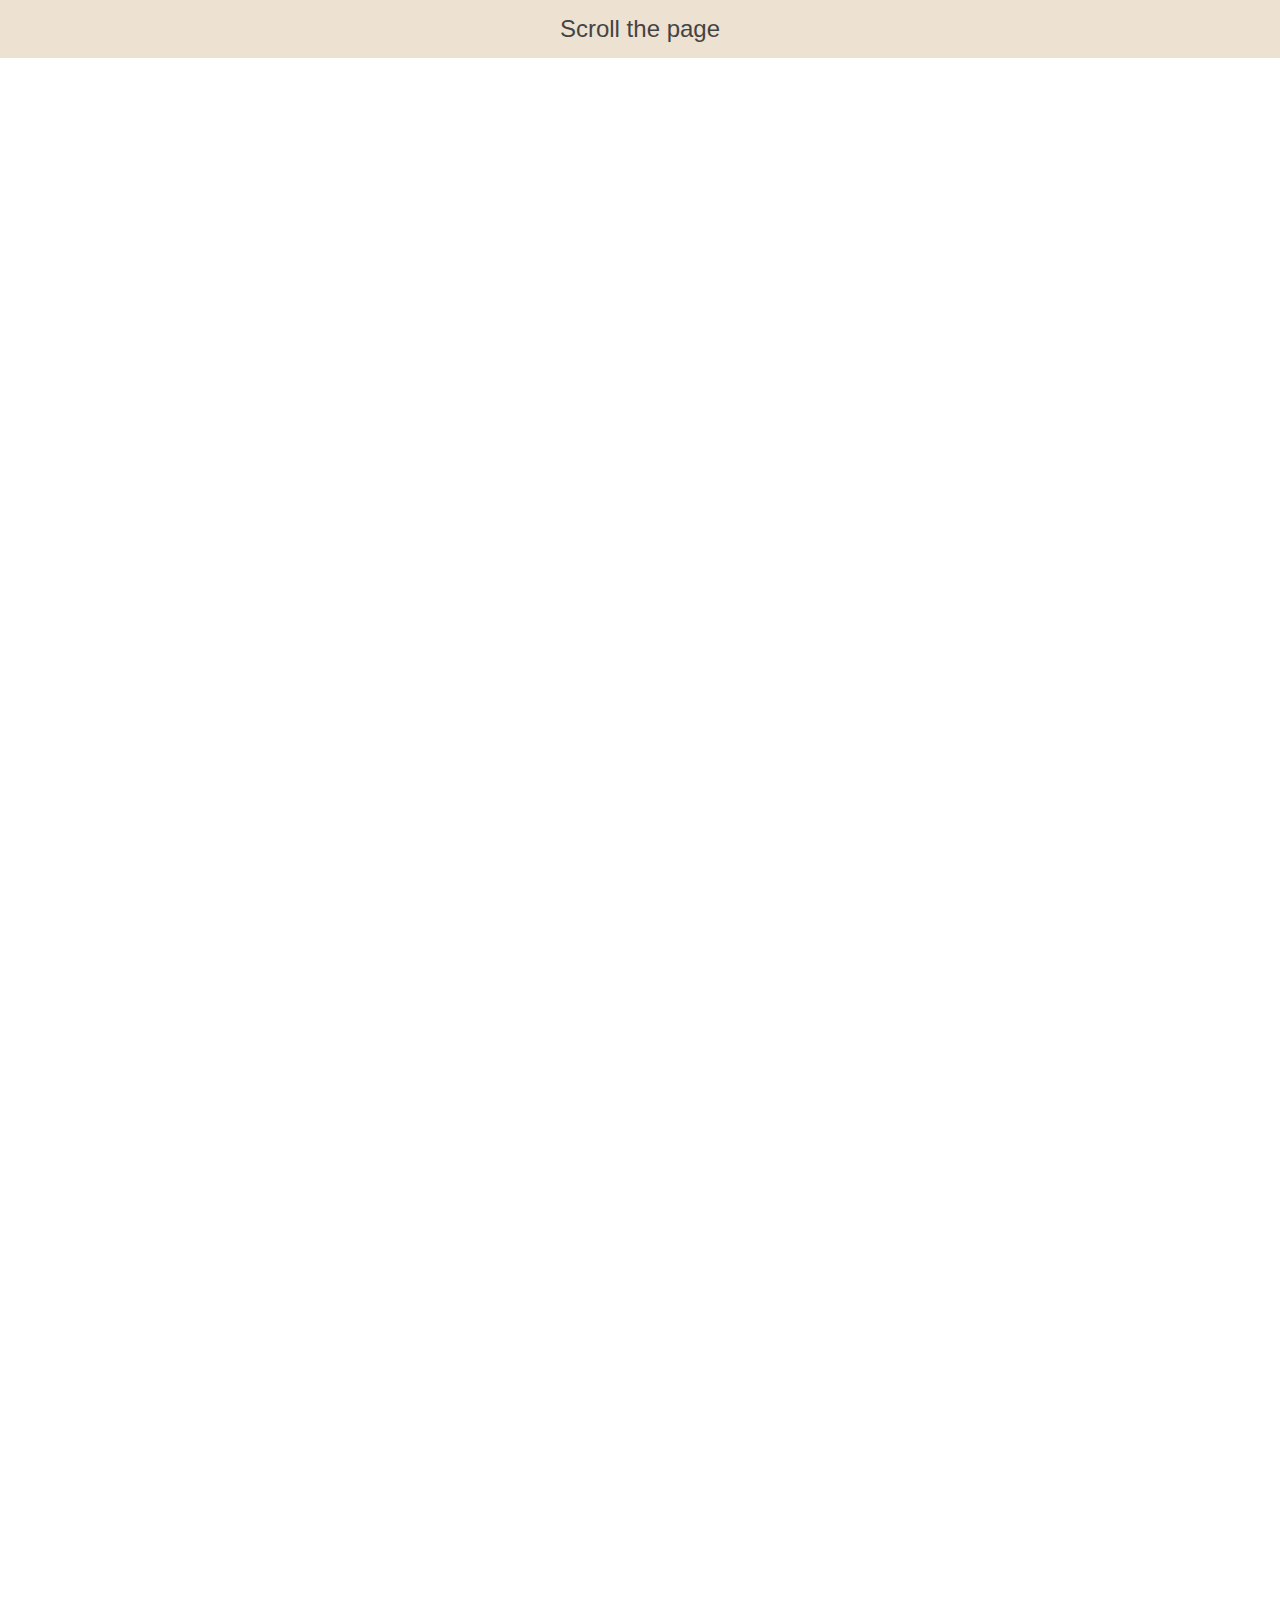
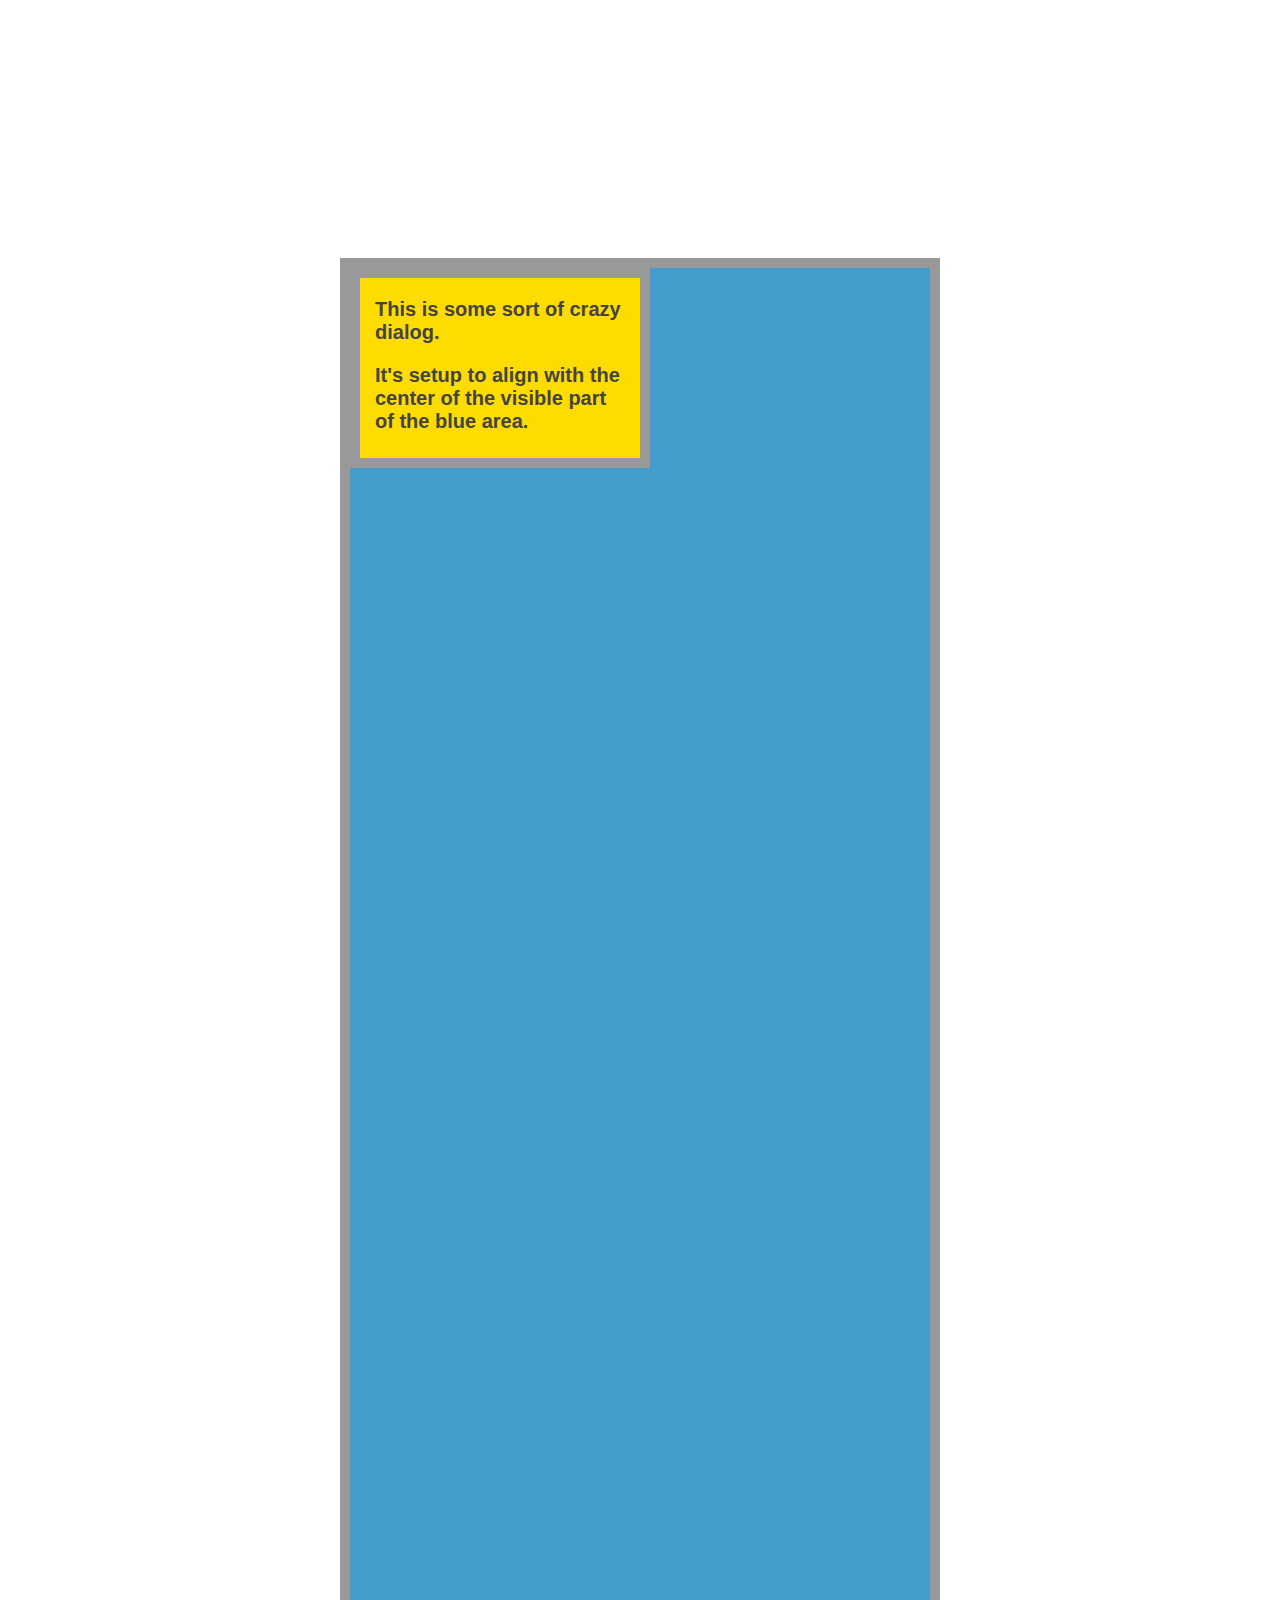
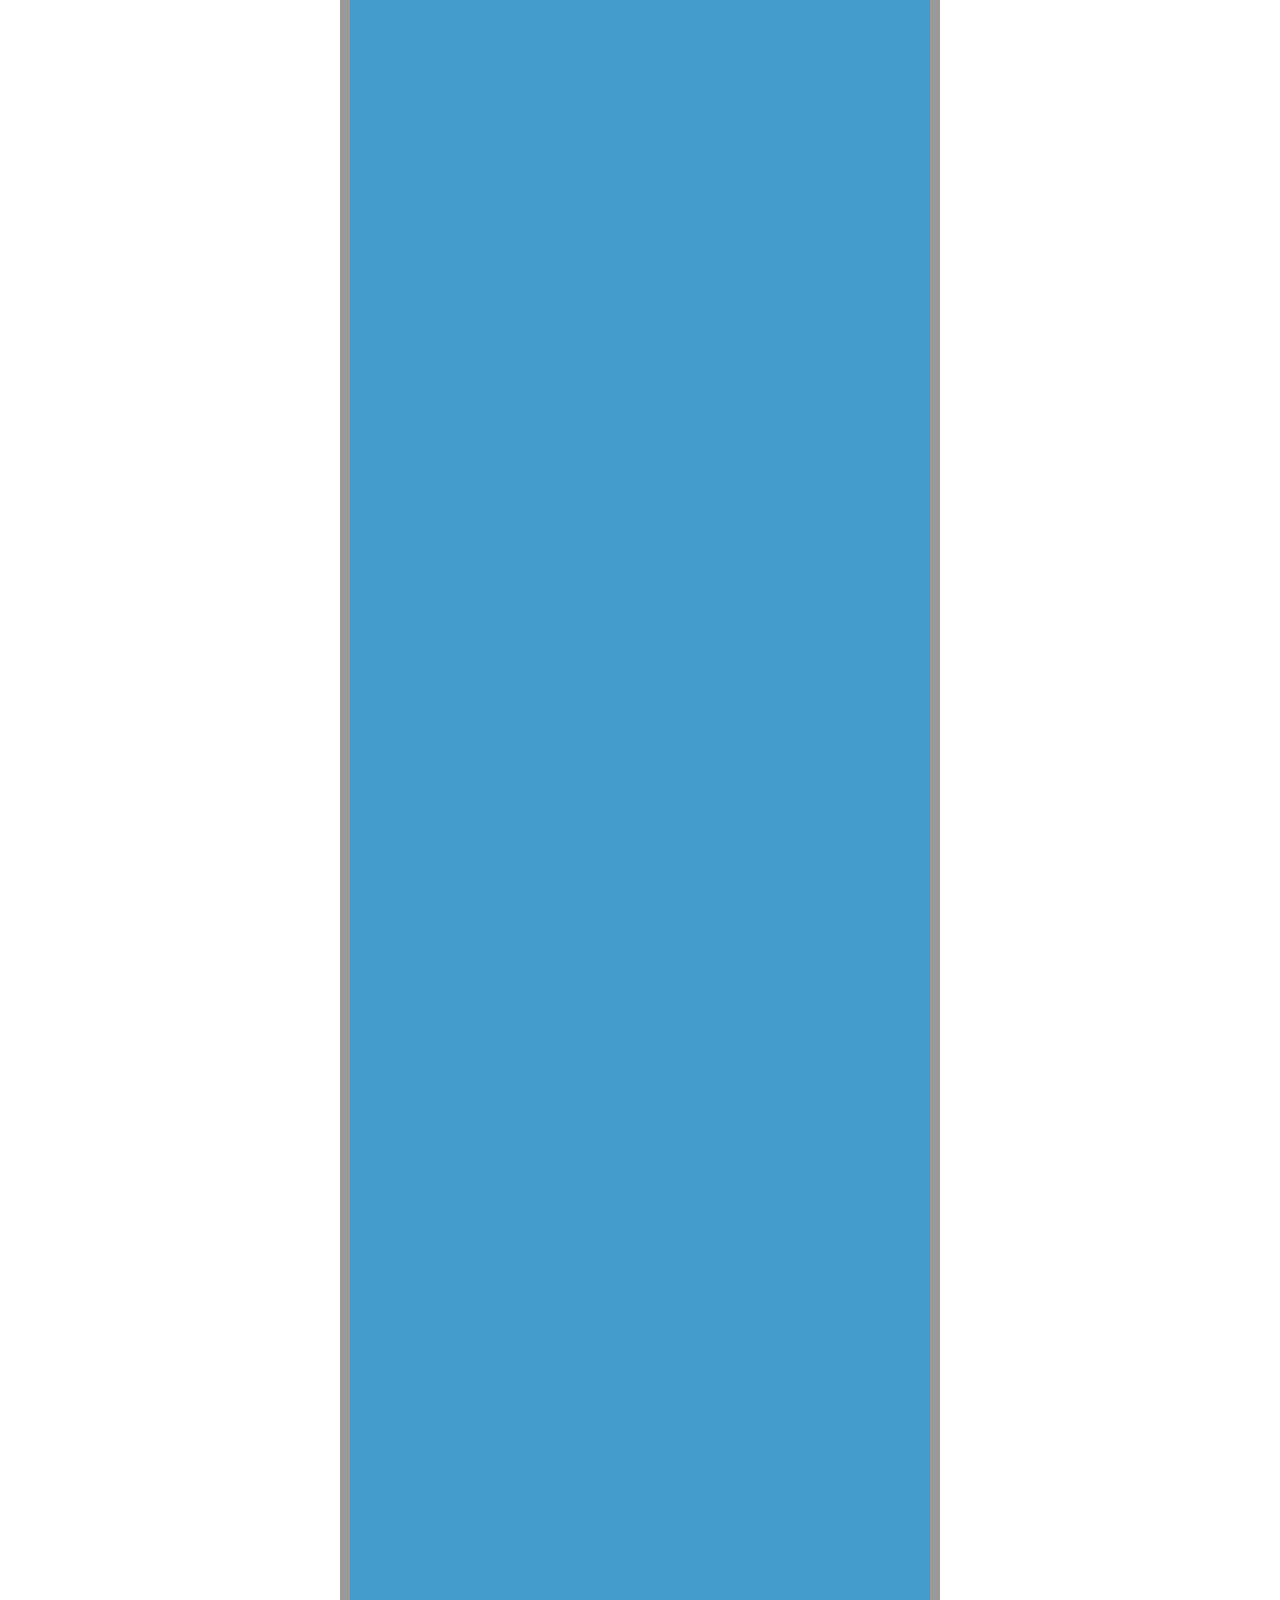
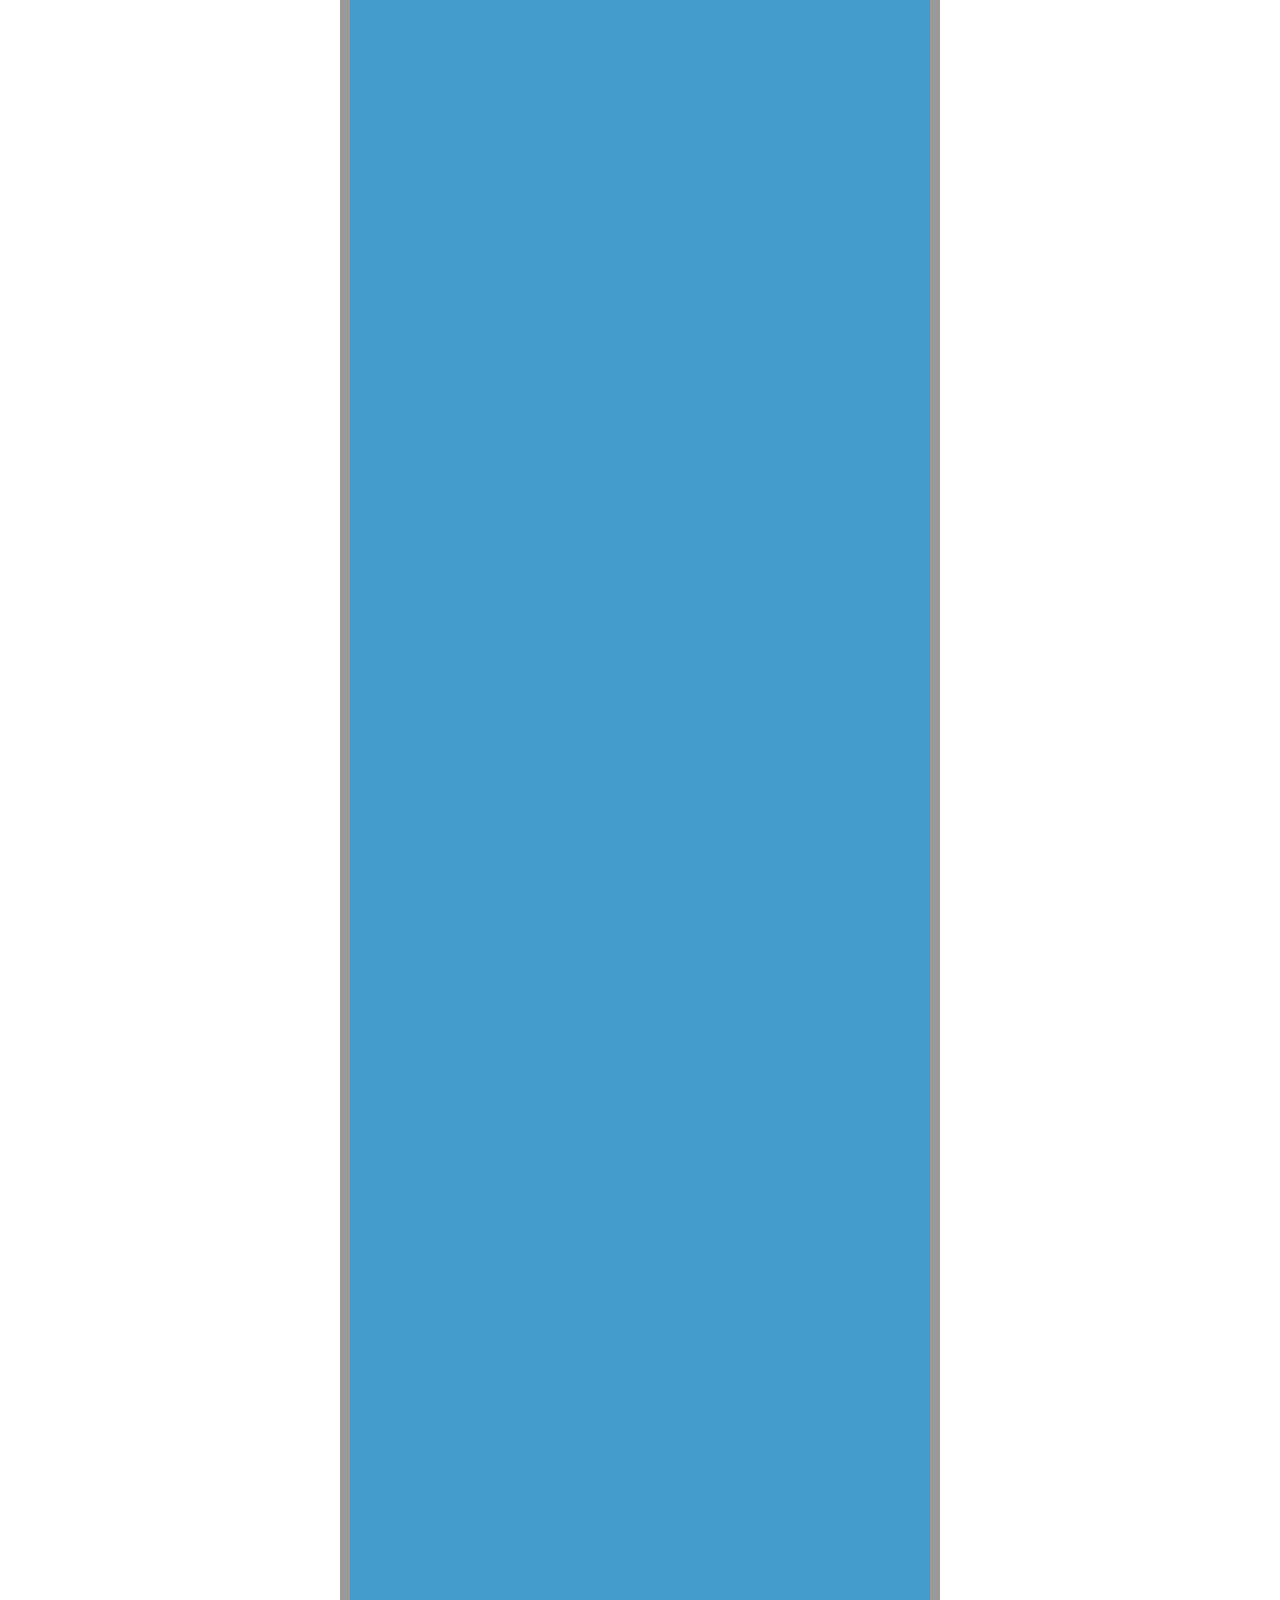
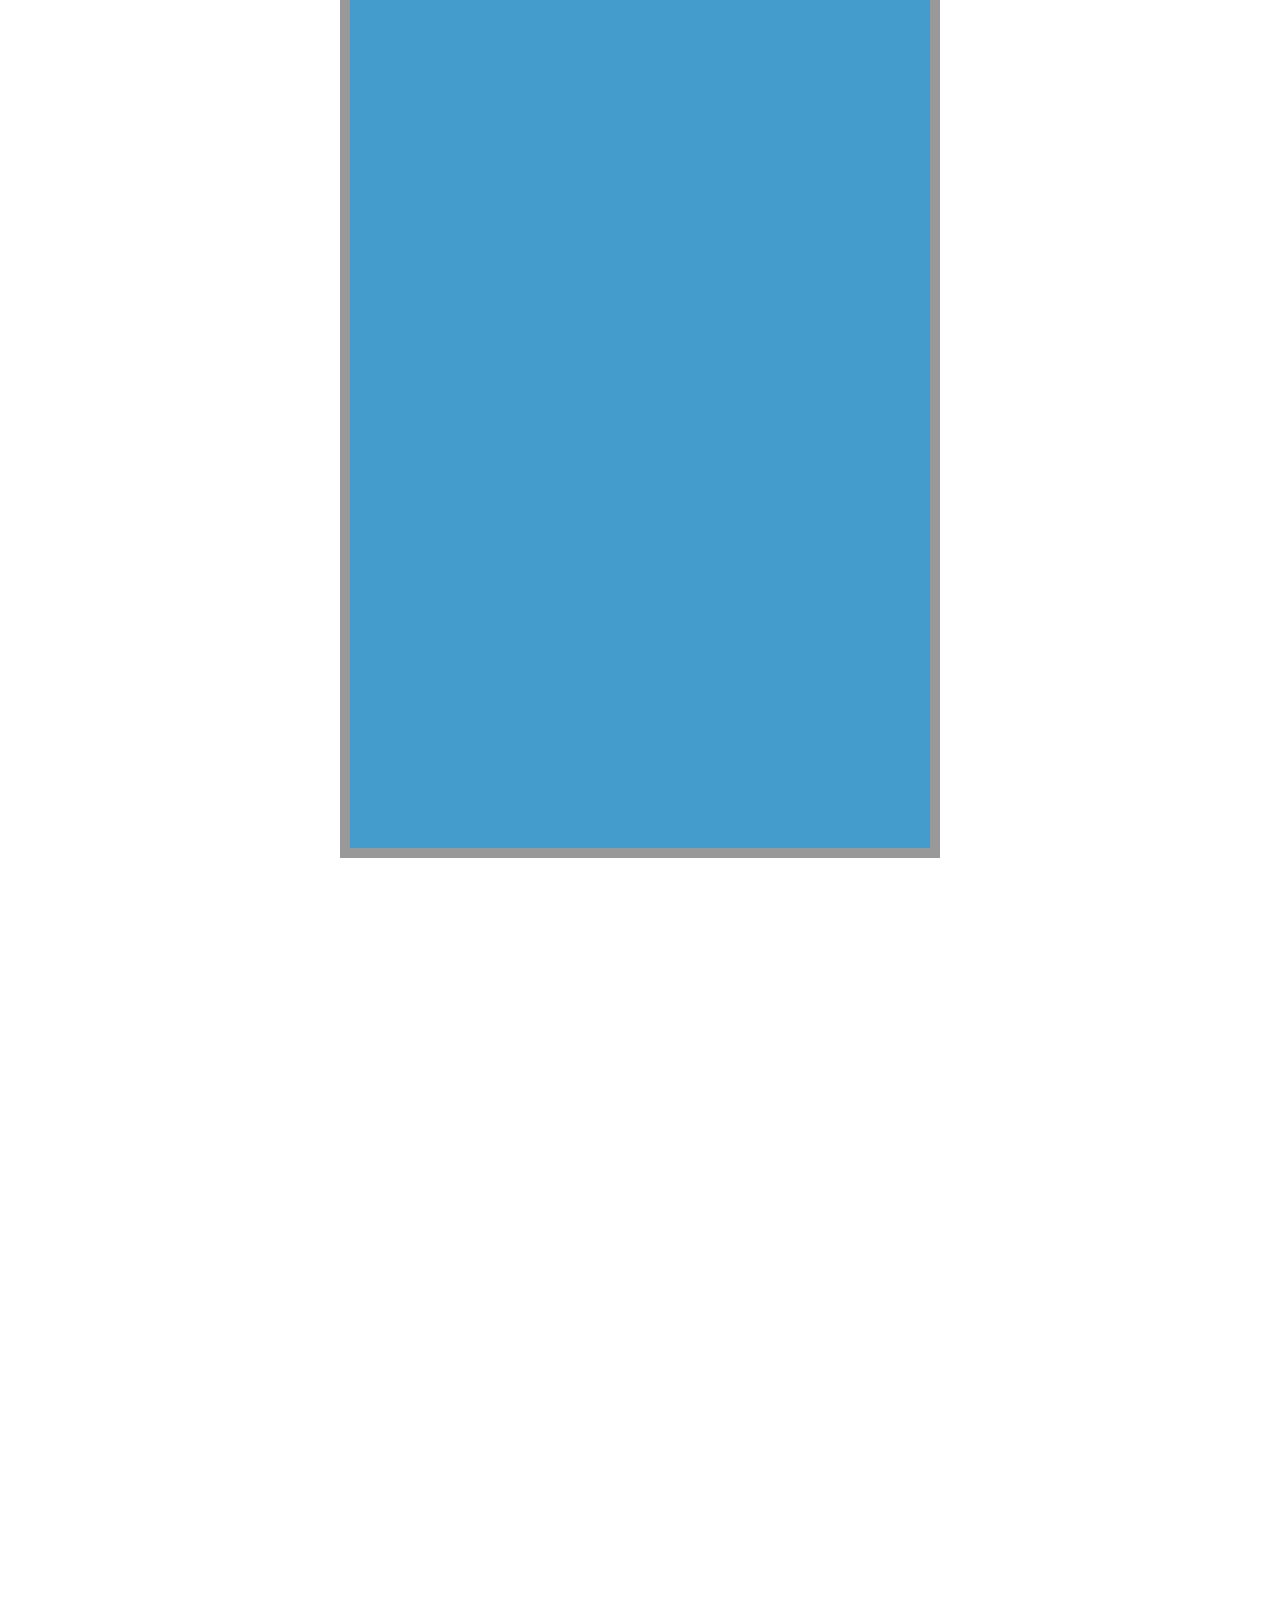
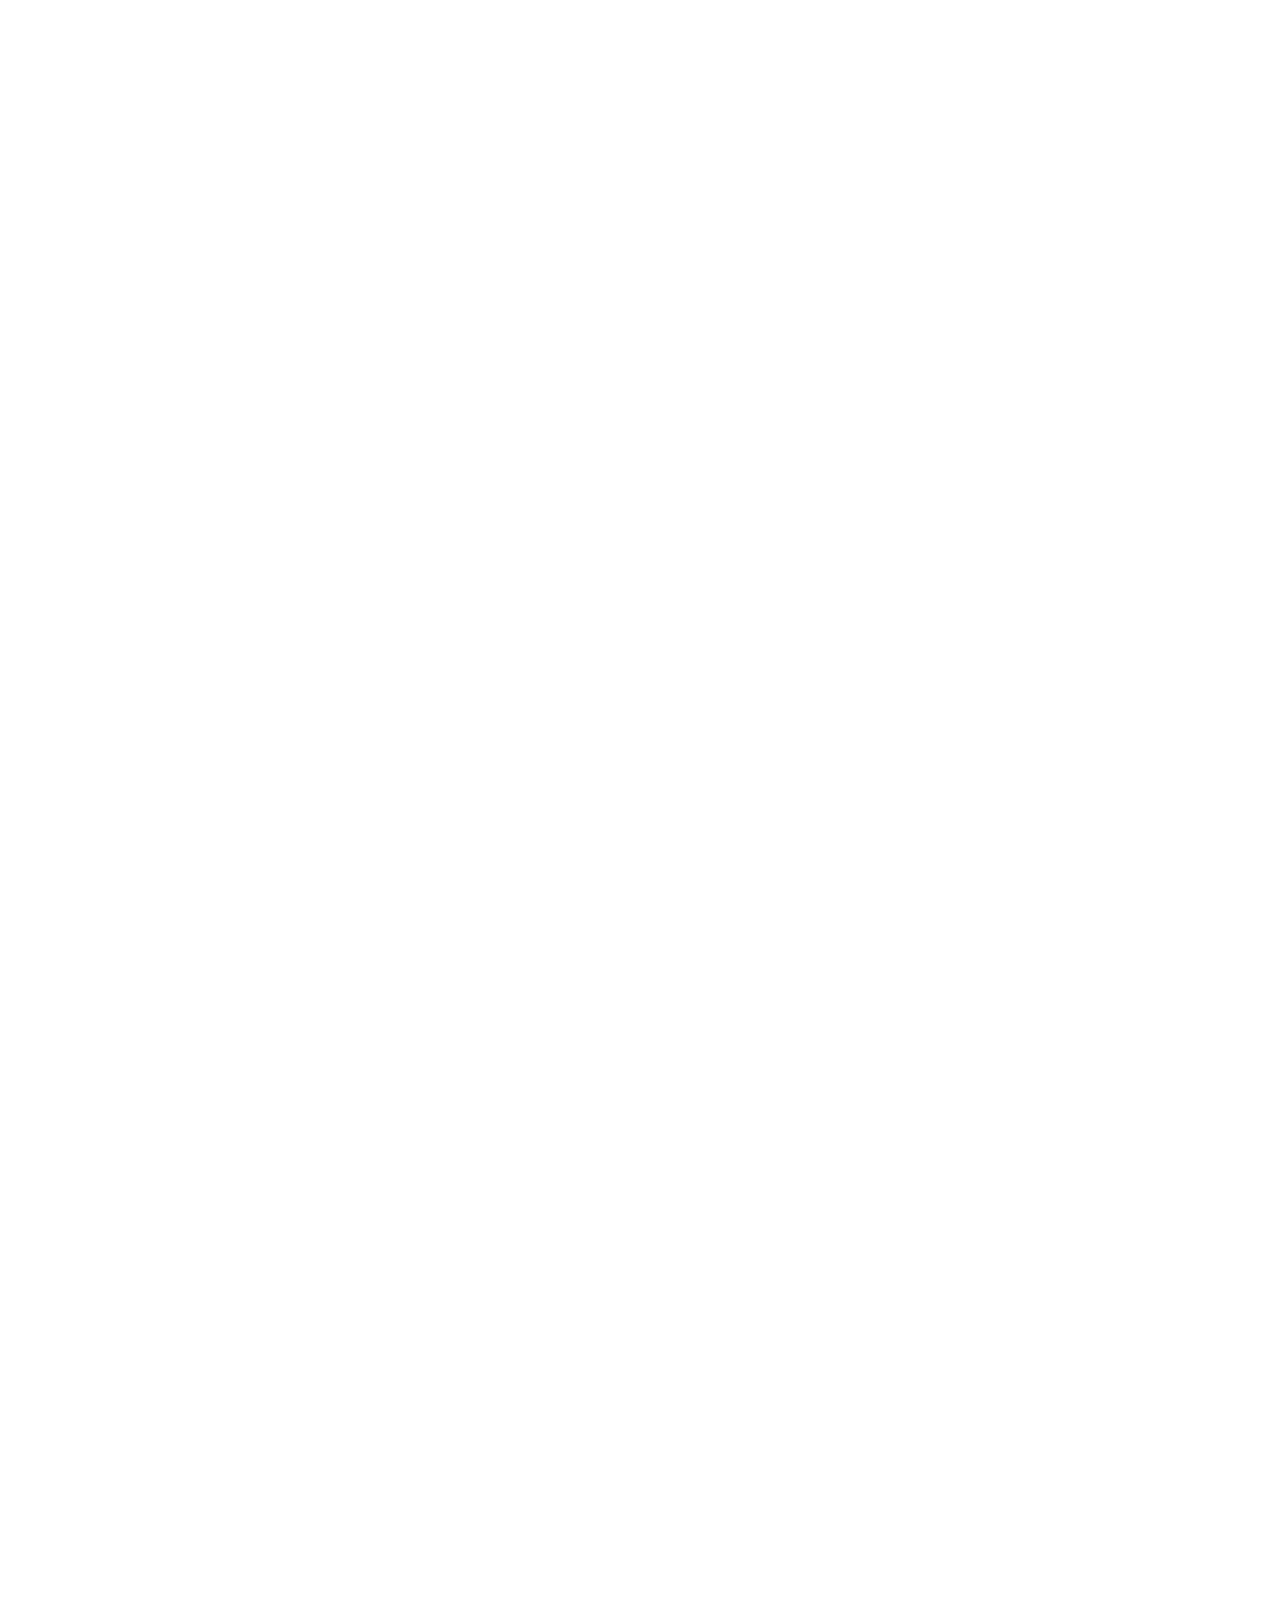
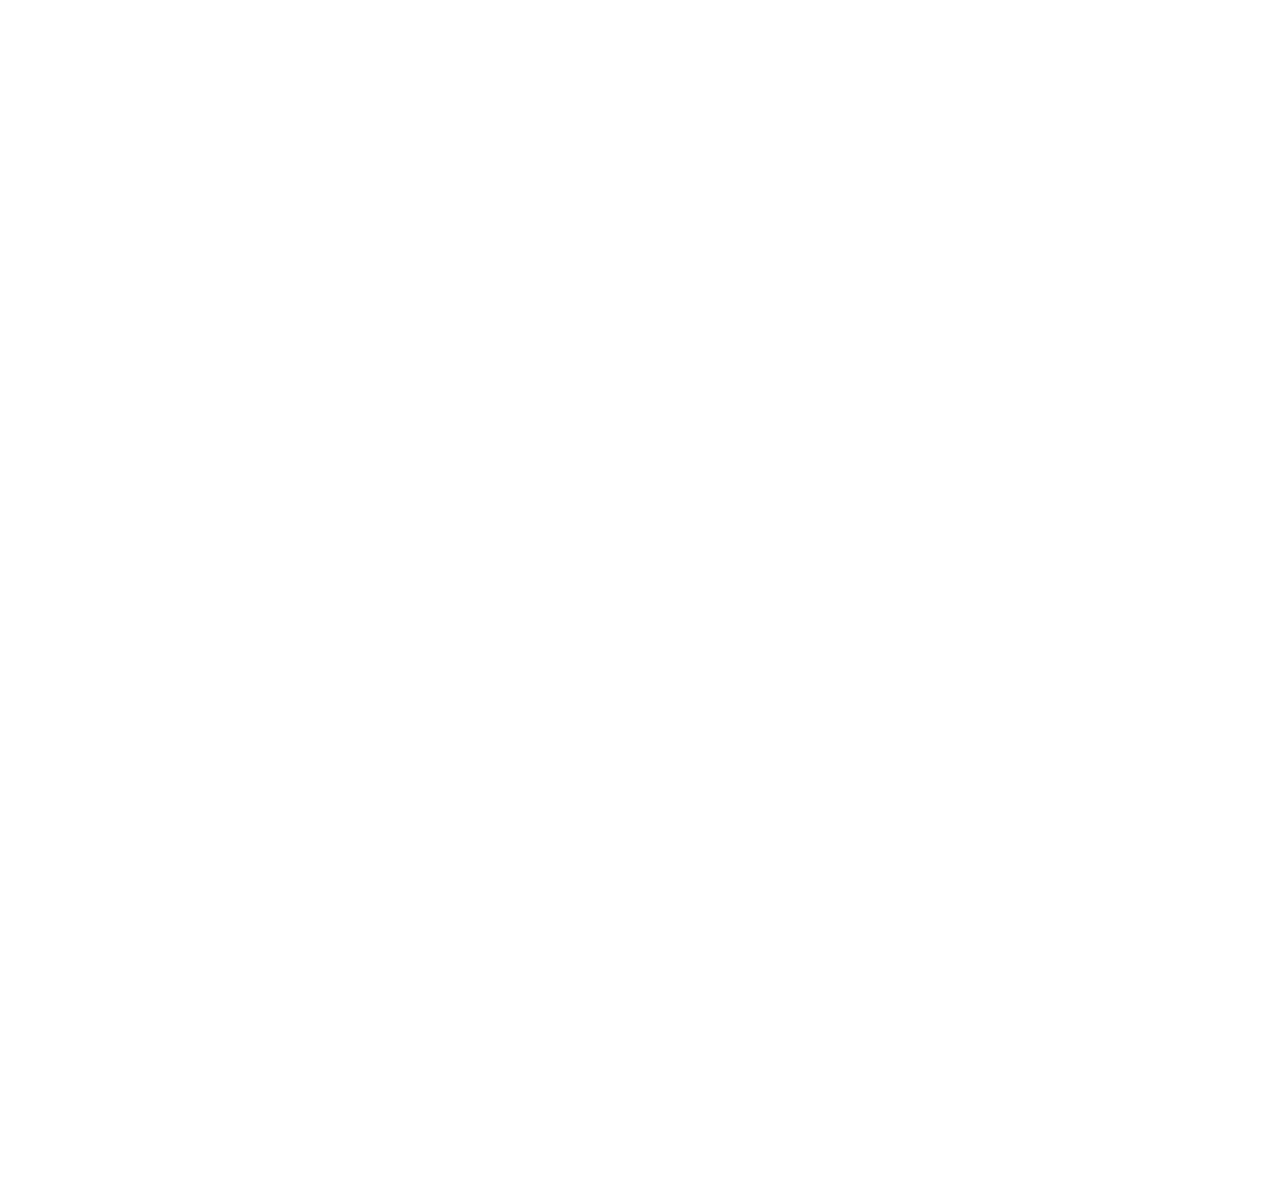
<file: assets/libs/tether/examples/content-visible/index.html>
<!DOCTYPE html>
<html>
    <head>
        <link rel="stylesheet" href="../resources/css/base.css" />
    </head>
    <body>

    <div class="instructions">Scroll the page</div>

    <style>
      .instructions {
        width: 100%;
        text-align: center;
        font-size: 24px;
        padding: 15px;
        background-color: rgba(210, 180, 140, 0.4);
      }

      * {
        box-sizing: border-box;
      }
      body {
        min-height: 1200vh;
        height: 100%;
      }

      .content-box {
        width: 600px;
        border: 10px solid #999;
        height: 600vh;
        background-color: #439CCC;
        margin: 200vh auto;
      }
      .element {
        border: 10px solid #999;
        background-color: #FFDC00;
        width: 300px;
        height: 200px;
        padding: 0 15px;
        font-size: 20px;
        font-weight: bold;
      }
    </style>

    <div class="content-box">
      <div class="element">
        <p>This is some sort of crazy dialog.</p>

        <p>It's setup to align with the center of the visible part of the blue area.</p>
      </div>
    </div>

    <script src="//github.hubspot.com/tether/dist/js/tether.js"></script>
    <script>
      new Tether({
        element: '.element',
        target: '.content-box',
        attachment: 'middle center',
        targetAttachment: 'middle center',
        targetModifier: 'visible'
      });
    </script>
  </body>
</html>
</file>
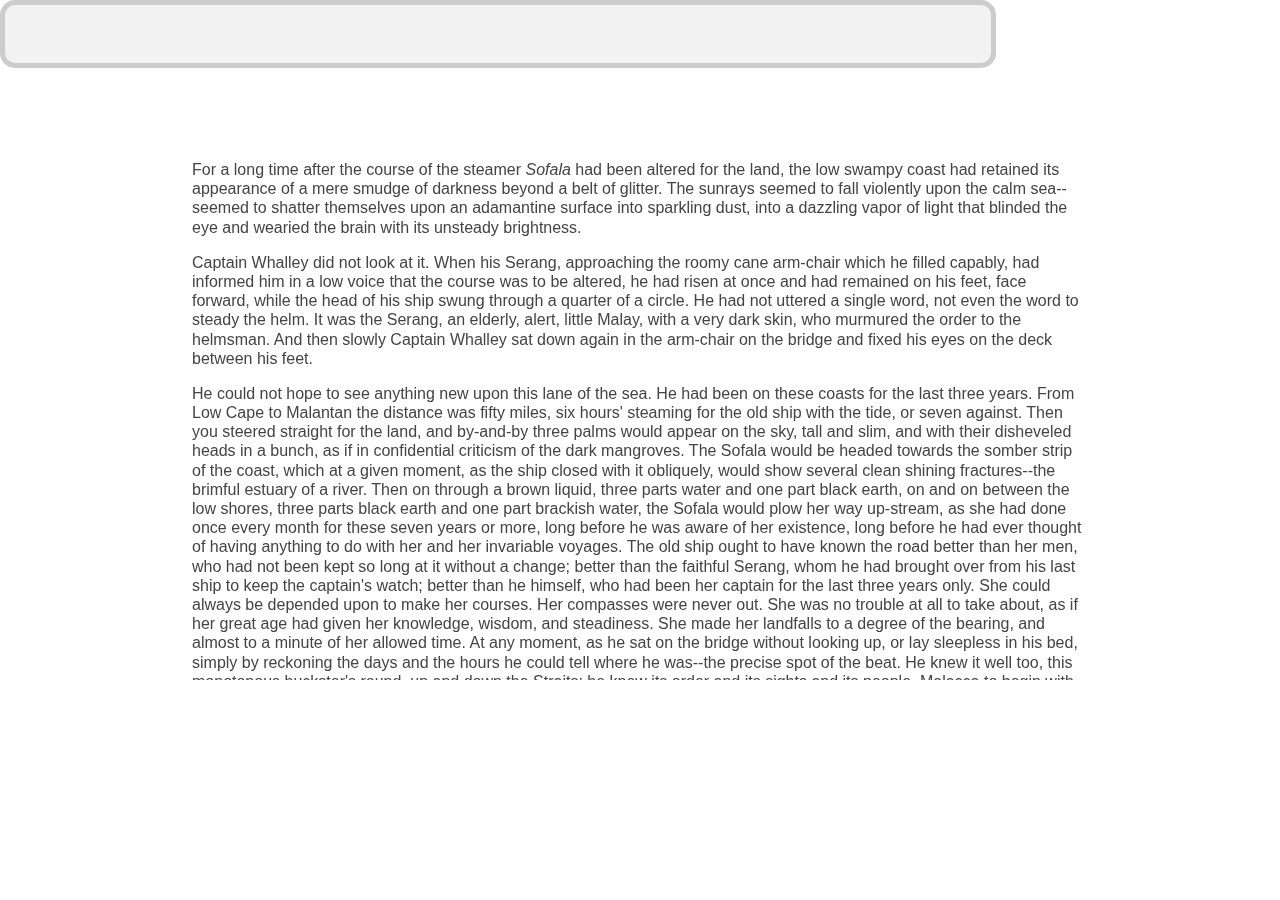
<file: assets/libs/tether/examples/element-scroll/index.html>
<!DOCTYPE html>
<html>
    <head>
      <link rel="stylesheet" href="../resources/css/base.css" />
    </head>
    <body>

    <div class="scroll">
      <p>For a long time after the course of the steamer <em>Sofala</em> had been
      altered for the land, the low swampy coast had retained its appearance
      of a mere smudge of darkness beyond a belt of glitter. The sunrays
      seemed to fall violently upon the calm sea--seemed to shatter themselves
      upon an adamantine surface into sparkling dust, into a dazzling vapor
      of light that blinded the eye and wearied the brain with its unsteady
      brightness.</p>

      <p>Captain Whalley did not look at it. When his Serang, approaching the
      roomy cane arm-chair which he filled capably, had informed him in a low
      voice that the course was to be altered, he had risen at once and had
      remained on his feet, face forward, while the head of his ship swung
      through a quarter of a circle. He had not uttered a single word, not
      even the word to steady the helm. It was the Serang, an elderly, alert,
      little Malay, with a very dark skin, who murmured the order to the
      helmsman. And then slowly Captain Whalley sat down again in the
      arm-chair on the bridge and fixed his eyes on the deck between his feet.</p>

      <p>He could not hope to see anything new upon this lane of the sea. He had
      been on these coasts for the last three years. From Low Cape to Malantan
      the distance was fifty miles, six hours' steaming for the old ship with
      the tide, or seven against. Then you steered straight for the land, and
      by-and-by three palms would appear on the sky, tall and slim, and with
      their disheveled heads in a bunch, as if in confidential criticism of
      the dark mangroves. The Sofala would be headed towards the somber
      strip of the coast, which at a given moment, as the ship closed with
      it obliquely, would show several clean shining fractures--the brimful
      estuary of a river. Then on through a brown liquid, three parts water
      and one part black earth, on and on between the low shores, three parts
      black earth and one part brackish water, the Sofala would plow her way
      up-stream, as she had done once every month for these seven years or
      more, long before he was aware of her existence, long before he had ever
      thought of having anything to do with her and her invariable voyages.
      The old ship ought to have known the road better than her men, who had
      not been kept so long at it without a change; better than the faithful
      Serang, whom he had brought over from his last ship to keep the
      captain's watch; better than he himself, who had been her captain for
      the last three years only. She could always be depended upon to make her
      courses. Her compasses were never out. She was no trouble at all to
      take about, as if her great age had given her knowledge, wisdom, and
      steadiness. She made her landfalls to a degree of the bearing, and
      almost to a minute of her allowed time. At any moment, as he sat on
      the bridge without looking up, or lay sleepless in his bed, simply by
      reckoning the days and the hours he could tell where he was--the precise
      spot of the beat. He knew it well too, this monotonous huckster's
      round, up and down the Straits; he knew its order and its sights and its
      people. Malacca to begin with, in at daylight and out at dusk, to cross
      over with a rigid phosphorescent wake this highway of the Far East.
      Darkness and gleams on the water, clear stars on a black sky, perhaps
      the lights of a home steamer keeping her unswerving course in the
      middle, or maybe the elusive shadow of a native craft with her mat sails
      flitting by silently--and the low land on the other side in sight
      at daylight. At noon the three palms of the next place of call, up a
      sluggish river. The only white man residing there was a retired young
      sailor, with whom he had become friendly in the course of many voyages.
      Sixty miles farther on there was another place of call, a deep bay with
      only a couple of houses on the beach. And so on, in and out, picking
      up coastwise cargo here and there, and finishing with a hundred miles'
      steady steaming through the maze of an archipelago of small islands up
      to a large native town at the end of the beat. There was a three days'
      rest for the old ship before he started her again in inverse order,
      seeing the same shores from another bearing, hearing the same voices
      in the same places, back again to the Sofala's port of registry on
      the great highway to the East, where he would take up a berth nearly
      opposite the big stone pile of the harbor office till it was time to
      start again on the old round of 1600 miles and thirty days. Not a very
      enterprising life, this, for Captain Whalley, Henry Whalley, otherwise
      Dare-devil Harry--Whalley of the Condor, a famous clipper in her day.
      No. Not a very enterprising life for a man who had served famous firms,
      who had sailed famous ships (more than one or two of them his own); who
      had made famous passages, had been the pioneer of new routes and new
      trades; who had steered across the unsurveyed tracts of the South Seas,
      and had seen the sun rise on uncharted islands. Fifty years at sea, and
      forty out in the East ("a pretty thorough apprenticeship," he used
      to remark smilingly), had made him honorably known to a generation of
      shipowners and merchants in all the ports from Bombay clear over to
      where the East merges into the West upon the coast of the two Americas.
      His fame remained writ, not very large but plain enough, on the
      Admiralty charts. Was there not somewhere between Australia and China a
      Whalley Island and a Condor Reef? On that dangerous coral formation the
      celebrated clipper had hung stranded for three days, her captain and
      crew throwing her cargo overboard with one hand and with the other, as
      it were, keeping off her a flotilla of savage war-canoes. At that time
      neither the island nor the reef had any official existence. Later the
      officers of her Majesty's steam vessel Fusilier, dispatched to make a
      survey of the route, recognized in the adoption of these two names the
      enterprise of the man and the solidity of the ship. Besides, as anyone
      who cares may see, the "General Directory," vol. ii. p. 410, begins the
      description of the "Malotu or Whalley Passage" with the words: "This
      advantageous route, first discovered in 1850 by Captain Whalley in the
      ship Condor," &amp;c., and ends by recommending it warmly to sailing vessels
      leaving the China ports for the south in the months from December to
      April inclusive.</p>

      <p>This was the clearest gain he had out of life. Nothing could rob him
      of this kind of fame. The piercing of the Isthmus of Suez, like the
      breaking of a dam, had let in upon the East a flood of new ships, new
      men, new methods of trade. It had changed the face of the Eastern seas
      and the very spirit of their life; so that his early experiences meant
      nothing whatever to the new generation of seamen.</p>

      <p>In those bygone days he had handled many thousands of pounds of his
      employers' money and of his own; he had attended faithfully, as by law
      a shipmaster is expected to do, to the conflicting interests of owners,
      charterers, and underwriters. He had never lost a ship or consented to
      a shady transaction; and he had lasted well, outlasting in the end the
      conditions that had gone to the making of his name. He had buried his
      wife (in the Gulf of Petchili), had married off his daughter to the man
      of her unlucky choice, and had lost more than an ample competence in the
      crash of the notorious Travancore and Deccan Banking Corporation, whose
      downfall had shaken the East like an earthquake. And he was sixty-five
      years old.</p>

      <p>His age sat lightly enough on him; and of his ruin he was not ashamed.
      He had not been alone to believe in the stability of the Banking
      Corporation. Men whose judgment in matters of finance was as expert as
      his seamanship had commended the prudence of his investments, and had
      themselves lost much money in the great failure. The only difference
      between him and them was that he had lost his all. And yet not his all.
      There had remained to him from his lost fortune a very pretty little
      bark, Fair Maid, which he had bought to occupy his leisure of a retired
      sailor--"to play with," as he expressed it himself.</p>

      <p>He had formally declared himself tired of the sea the year preceding his
      daughter's marriage. But after the young couple had gone to settle in
      Melbourne he found out that he could not make himself happy on shore. He
      was too much of a merchant sea-captain for mere yachting to satisfy him.
      He wanted the illusion of affairs; and his acquisition of the Fair
      Maid preserved the continuity of his life. He introduced her to his
      acquaintances in various ports as "my last command." When he grew too
      old to be trusted with a ship, he would lay her up and go ashore to be
      buried, leaving directions in his will to have the bark towed out and
      scuttled decently in deep water on the day of the funeral. His daughter
      would not grudge him the satisfaction of knowing that no stranger would
      handle his last command after him. With the fortune he was able to leave
      her, the value of a 500-ton bark was neither here nor there. All this
      would be said with a jocular twinkle in his eye: the vigorous old man
      had too much vitality for the sentimentalism of regret; and a little
      wistfully withal, because he was at home in life, taking a genuine
      pleasure in its feelings and its possessions; in the dignity of his
      reputation and his wealth, in his love for his daughter, and in his
      satisfaction with the ship--the plaything of his lonely leisure.</p>

      <p>He had the cabin arranged in accordance with his simple ideal of comfort
      at sea. A big bookcase (he was a great reader) occupied one side of his
      stateroom; the portrait of his late wife, a flat bituminous oil-painting
      representing the profile and one long black ringlet of a young woman,
      faced his bed-place. Three chronometers ticked him to sleep and greeted
      him on waking with the tiny competition of their beats. He rose at five
      every day. The officer of the morning watch, drinking his early cup
      of coffee aft by the wheel, would hear through the wide orifice of the
      copper ventilators all the splashings, blowings, and splutterings of
      his captain's toilet. These noises would be followed by a sustained
      deep murmur of the Lord's Prayer recited in a loud earnest voice. Five
      minutes afterwards the head and shoulders of Captain Whalley emerged
      out of the companion-hatchway. Invariably he paused for a while on the
      stairs, looking all round at the horizon; upwards at the trim of the
      sails; inhaling deep draughts of the fresh air. Only then he would step
      out on the poop, acknowledging the hand raised to the peak of the cap
      with a majestic and benign "Good morning to you." He walked the deck
      till eight scrupulously. Sometimes, not above twice a year, he had to
      use a thick cudgel-like stick on account of a stiffness in the hip--a
      slight touch of rheumatism, he supposed. Otherwise he knew nothing of
      the ills of the flesh. At the ringing of the breakfast bell he went
      below to feed his canaries, wind up the chronometers, and take the
      head of the table. From there he had before his eyes the big carbon
      photographs of his daughter, her husband, and two fat-legged babies
      --his grandchildren--set in black frames into the maplewood bulkheads
      of the cuddy. After breakfast he dusted the glass over these portraits
      himself with a cloth, and brushed the oil painting of his wife with a
      plumate kept suspended from a small brass hook by the side of the heavy
      gold frame. Then with the door of his stateroom shut, he would sit down
      on the couch under the portrait to read a chapter out of a thick pocket
      Bible--her Bible. But on some days he only sat there for half an hour
      with his finger between the leaves and the closed book resting on his
      knees. Perhaps he had remembered suddenly how fond of boat-sailing she
      used to be.</p>

      <p>She had been a real shipmate and a true woman too. It was like an
      article of faith with him that there never had been, and never could be,
      a brighter, cheerier home anywhere afloat or ashore than his home under
      the poop-deck of the Condor, with the big main cabin all white and gold,
      garlanded as if for a perpetual festival with an unfading wreath. She
      had decorated the center of every panel with a cluster of home flowers.
      It took her a twelvemonth to go round the cuddy with this labor of love.
      To him it had remained a marvel of painting, the highest achievement of
      taste and skill; and as to old Swinburne, his mate, every time he
      came down to his meals he stood transfixed with admiration before the
      progress of the work. You could almost smell these roses, he declared,
      sniffing the faint flavor of turpentine which at that time pervaded the
      saloon, and (as he confessed afterwards) made him somewhat less hearty
      than usual in tackling his food. But there was nothing of the sort to
      interfere with his enjoyment of her singing. "Mrs. Whalley is a regular
      out-and-out nightingale, sir," he would pronounce with a judicial air
      after listening profoundly over the skylight to the very end of the
      piece. In fine weather, in the second dog-watch, the two men could hear
      her trills and roulades going on to the accompaniment of the piano in
      the cabin. On the very day they got engaged he had written to London
      for the instrument; but they had been married for over a year before it
      reached them, coming out round the Cape. The big case made part of the
      first direct general cargo landed in Hong-kong harbor--an event that to
      the men who walked the busy quays of to-day seemed as hazily remote as
      the dark ages of history. But Captain Whalley could in a half hour of
      solitude live again all his life, with its romance, its idyl, and its
      sorrow. He had to close her eyes himself. She went away from under the
      ensign like a sailor's wife, a sailor herself at heart. He had read
      the service over her, out of her own prayer-book, without a break in his
      voice. When he raised his eyes he could see old Swinburne facing him
      with his cap pressed to his breast, and his rugged, weather-beaten,
      impassive face streaming with drops of water like a lump of chipped red
      granite in a shower. It was all very well for that old sea-dog to cry.
      He had to read on to the end; but after the splash he did not remember
      much of what happened for the next few days. An elderly sailor of the
      crew, deft at needlework, put together a mourning frock for the child
      out of one of her black skirts.</p>

      <p>He was not likely to forget; but you cannot dam up life like a sluggish
      stream. It will break out and flow over a man's troubles, it will close
      upon a sorrow like the sea upon a dead body, no matter how much love has
      gone to the bottom. And the world is not bad. People had been very
      kind to him; especially Mrs. Gardner, the wife of the senior partner
      in Gardner, Patteson, &amp; Co., the owners of the Condor. It was she who
      volunteered to look after the little one, and in due course took her to
      England (something of a journey in those days, even by the overland
      mail route) with her own girls to finish her education. It was ten years
      before he saw her again.</p>

      <p>As a little child she had never been frightened of bad weather; she
      would beg to be taken up on deck in the bosom of his oilskin coat to
      watch the big seas hurling themselves upon the Condor. The swirl and
      crash of the waves seemed to fill her small soul with a breathless
      delight. "A good boy spoiled," he used to say of her in joke. He had
      named her Ivy because of the sound of the word, and obscurely fascinated
      by a vague association of ideas. She had twined herself tightly round
      his heart, and he intended her to cling close to her father as to a
      tower of strength; forgetting, while she was little, that in the nature
      of things she would probably elect to cling to someone else. But
      he loved life well enough for even that event to give him a certain
      satisfaction, apart from his more intimate feeling of loss.</p>

      <p>After he had purchased the Fair Maid to occupy his loneliness, he
      hastened to accept a rather unprofitable freight to Australia simply for
      the opportunity of seeing his daughter in her own home. What made him
      dissatisfied there was not to see that she clung now to somebody else,
      but that the prop she had selected seemed on closer examination "a
      rather poor stick"--even in the matter of health. He disliked his
      son-in-law's studied civility perhaps more than his method of
      handling the sum of money he had given Ivy at her marriage. But of his
      apprehensions he said nothing. Only on the day of his departure, with
      the hall-door open already, holding her hands and looking steadily into
      her eyes, he had said, "You know, my dear, all I have is for you and the
      chicks. Mind you write to me openly." She had answered him by an almost
      imperceptible movement of her head. She resembled her mother in
      the color of her eyes, and in character--and also in this, that she
      understood him without many words.</p>

      <p>Sure enough she had to write; and some of these letters made Captain
      Whalley lift his white eye-brows. For the rest he considered he was
      reaping the true reward of his life by being thus able to produce on
      demand whatever was needed. He had not enjoyed himself so much in a
      way since his wife had died. Characteristically enough his son-in-law's
      punctuality in failure caused him at a distance to feel a sort of
      kindness towards the man. The fellow was so perpetually being jammed on
      a lee shore that to charge it all to his reckless navigation would be
      manifestly unfair. No, no! He knew well what that meant. It was bad
      luck. His own had been simply marvelous, but he had seen in his life too
      many good men--seamen and others--go under with the sheer weight of bad
      luck not to recognize the fatal signs. For all that, he was cogitating
      on the best way of tying up very strictly every penny he had to leave,
      when, with a preliminary rumble of rumors (whose first sound reached
      him in Shanghai as it happened), the shock of the big failure came;
      and, after passing through the phases of stupor, of incredulity, of
      indignation, he had to accept the fact that he had nothing to speak of
      to leave.</p>

      <p>Upon that, as if he had only waited for this catastrophe, the unlucky
      man, away there in Melbourne, gave up his unprofitable game, and sat
      down--in an invalid's bath-chair at that too. "He will never walk
      again," wrote the wife. For the first time in his life Captain Whalley
      was a bit staggered.</p>

      <p>The Fair Maid had to go to work in bitter earnest now. It was no longer
      a matter of preserving alive the memory of Dare-devil Harry Whalley in
      the Eastern Seas, or of keeping an old man in pocket-money and clothes,
      with, perhaps, a bill for a few hundred first-class cigars thrown in at
      the end of the year. He would have to buckle-to, and keep her going hard
      on a scant allowance of gilt for the ginger-bread scrolls at her stem
      and stern.</p>

      <p>This necessity opened his eyes to the fundamental changes of the world.
      Of his past only the familiar names remained, here and there, but
      the things and the men, as he had known them, were gone. The name of
      Gardner, Patteson, &amp; Co. was still displayed on the walls of warehouses
      by the waterside, on the brass plates and window-panes in the business
      quarters of more than one Eastern port, but there was no longer a
      Gardner or a Patteson in the firm. There was no longer for Captain
      Whalley an arm-chair and a welcome in the private office, with a bit of
      business ready to be put in the way of an old friend, for the sake of
      bygone services. The husbands of the Gardner girls sat behind the desks
      in that room where, long after he had left the employ, he had kept his
      right of entrance in the old man's time. Their ships now had yellow
      funnels with black tops, and a time-table of appointed routes like a
      confounded service of tramways. The winds of December and June were all
      one to them; their captains (excellent young men he doubted not) were,
      to be sure, familiar with Whalley Island, because of late years the
      Government had established a white fixed light on the north end (with
      a red danger sector over the Condor Reef), but most of them would have
      been extremely surprised to hear that a flesh-and-blood Whalley still
      existed--an old man going about the world trying to pick up a cargo here
      and there for his little bark.</p>

      <p>And everywhere it was the same. Departed the men who would have nodded
      appreciatively at the mention of his name, and would have thought
      themselves bound in honor to do something for Dare-devil Harry Whalley.
      Departed the opportunities which he would have known how to seize; and
      gone with them the white-winged flock of clippers that lived in the
      boisterous uncertain life of the winds, skimming big fortunes out of
      the foam of the sea. In a world that pared down the profits to an
      irreducible minimum, in a world that was able to count its disengaged
      tonnage twice over every day, and in which lean charters were snapped up
      by cable three months in advance, there were no chances of fortune for
      an individual wandering haphazard with a little bark--hardly indeed any
      room to exist.</p>

      <p>He found it more difficult from year to year. He suffered greatly from
      the smallness of remittances he was able to send his daughter. Meantime
      he had given up good cigars, and even in the matter of inferior cheroots
      limited himself to six a day. He never told her of his difficulties, and
      she never enlarged upon her struggle to live. Their confidence in each
      other needed no explanations, and their perfect understanding endured
      without protestations of gratitude or regret. He would have been shocked
      if she had taken it into her head to thank him in so many words, but
      he found it perfectly natural that she should tell him she needed two
      hundred pounds.</p>

      <p>He had come in with the Fair Maid in ballast to look for a freight in
      the Sofala's port of registry, and her letter met him there. Its tenor
      was that it was no use mincing matters. Her only resource was in opening
      a boarding-house, for which the prospects, she judged, were good. Good
      enough, at any rate, to make her tell him frankly that with two hundred
      pounds she could make a start. He had torn the envelope open, hastily,
      on deck, where it was handed to him by the ship-chandler's runner, who
      had brought his mail at the moment of anchoring. For the second time
      in his life he was appalled, and remained stock-still at the cabin door
      with the paper trembling between his fingers. Open a boarding-house! Two
      hundred pounds for a start! The only resource! And he did not know where
      to lay his hands on two hundred pence.</p>

      <p>All that night Captain Whalley walked the poop of his anchored ship, as
      though he had been about to close with the land in thick weather, and
      uncertain of his position after a run of many gray days without a sight
      of sun, moon, or stars. The black night twinkled with the guiding lights
      of seamen and the steady straight lines of lights on shore; and all
      around the Fair Maid the riding lights of ships cast trembling trails
      upon the water of the roadstead. Captain Whalley saw not a gleam
      anywhere till the dawn broke and he found out that his clothing was
      soaked through with the heavy dew.</p>

      <p>His ship was awake. He stopped short, stroked his wet beard, and
      descended the poop ladder backwards, with tired feet. At the sight
      of him the chief officer, lounging about sleepily on the quarterdeck,
      remained open-mouthed in the middle of a great early-morning yawn.</p>

      <p>"Good morning to you," pronounced Captain Whalley solemnly, passing into
      the cabin. But he checked himself in the doorway, and without looking
      back, "By the bye," he said, "there should be an empty wooden case put
      away in the lazarette. It has not been broken up--has it?"</p>

      <p>The mate shut his mouth, and then asked as if dazed, "What empty case,
      sir?"</p>

      <p>"A big flat packing-case belonging to that painting in my room. Let it
      be taken up on deck and tell the carpenter to look it over. I may want
      to use it before long."</p>

      <p>The chief officer did not stir a limb till he had heard the door of the
      captain's state-room slam within the cuddy. Then he beckoned aft the
      second mate with his forefinger to tell him that there was something "in
      the wind."</p>

      <p>When the bell rang Captain Whalley's authoritative voice boomed out
      through a closed door, "Sit down and don't wait for me." And his
      impressed officers took their places, exchanging looks and whispers
      across the table. What! No breakfast? And after apparently knocking
      about all night on deck, too! Clearly, there was something in the wind.
      In the skylight above their heads, bowed earnestly over the plates,
      three wire cages rocked and rattled to the restless jumping of the
      hungry canaries; and they could detect the sounds of their "old
      man's" deliberate movements within his state-room. Captain Whalley was
      methodically winding up the chronometers, dusting the portrait of
      his late wife, getting a clean white shirt out of the drawers, making
      himself ready in his punctilious unhurried manner to go ashore. He could
      not have swallowed a single mouthful of food that morning. He had made
      up his mind to sell the Fair Maid.</p>
    </div>

    <div class="pointer"></div>

    <style>
      body {
        cursor: pointer;
      }
      .scroll {
        height: 80vh;
        width: 80vw;
        max-height: 600px;
        position: fixed;
        top: 5em;
        left: 10vw;

        overflow-y: scroll;
        padding: 4em;
        box-sizing: border-box;
        line-height: 1.2;
      }
      .scroll::-webkit-scrollbar, .scroll::-webkit-scrollbar-track, .scroll::-webkit-scrollbar-thumb {
        display: none;
      }

      .pointer {
        height: 3.6em;
        width: 77vw;
        border: 5px solid #CCC;
        border-radius: 15px;
        background-color: rgba(0, 0, 0, 0.05);
        pointer-events: none;
      }
      .highlight {
        background-color: rgba(255, 255, 0, 0.3);
      }
      .hover {
        background-color: rgba(0, 255, 255, 0.2);
      }
    </style>

    <script src="//github.hubspot.com/tether/dist/js/tether.js"></script>
    <script>
      var pointer = document.querySelector('.pointer');
      var scroll = document.querySelector('.scroll');

      // This creates the pointer tether and links it up
      // with the scroll handle
      new Tether({
        element: pointer,
        target: scroll,
        attachment: 'middle right',
        targetAttachment: 'middle left',
        targetModifier: 'scroll-handle'
      });

      // Everything after this is for the highlighting effect
      var paras = document.querySelectorAll('p');
      for(var i=paras.length; i--;){
        var sents = paras[i].innerHTML.split('.');
        for (var j=sents.length; j--;){
          if (sents[j].trim().length)
            sents[j] = '<span>' + sents[j] + '.</span>';
        }
        paras[i].innerHTML = sents.join('');
      }

      var spans = document.querySelectorAll('p span');

      function highlight(){
        if (!spans) return;

        var bar = pointer.getBoundingClientRect();

        for (var i=spans.length; i--;){
          var coord = spans[i].getBoundingClientRect();

          if (bar.top < coord.top && bar.bottom > coord.top){
            spans[i].classList.add('hover');
          } else if (spans[i].classList.contains('hover')) {
            spans[i].classList.remove('hover');
          }
        }

        requestAnimationFrame(highlight);
      }

      highlight();

      document.body.addEventListener('click', function(){
        var els = document.querySelectorAll('.hover');
        for (var i=els.length; i--;)
          els[i].classList.toggle('highlight');
      });
    </script>
  </body>
</html>
</file>
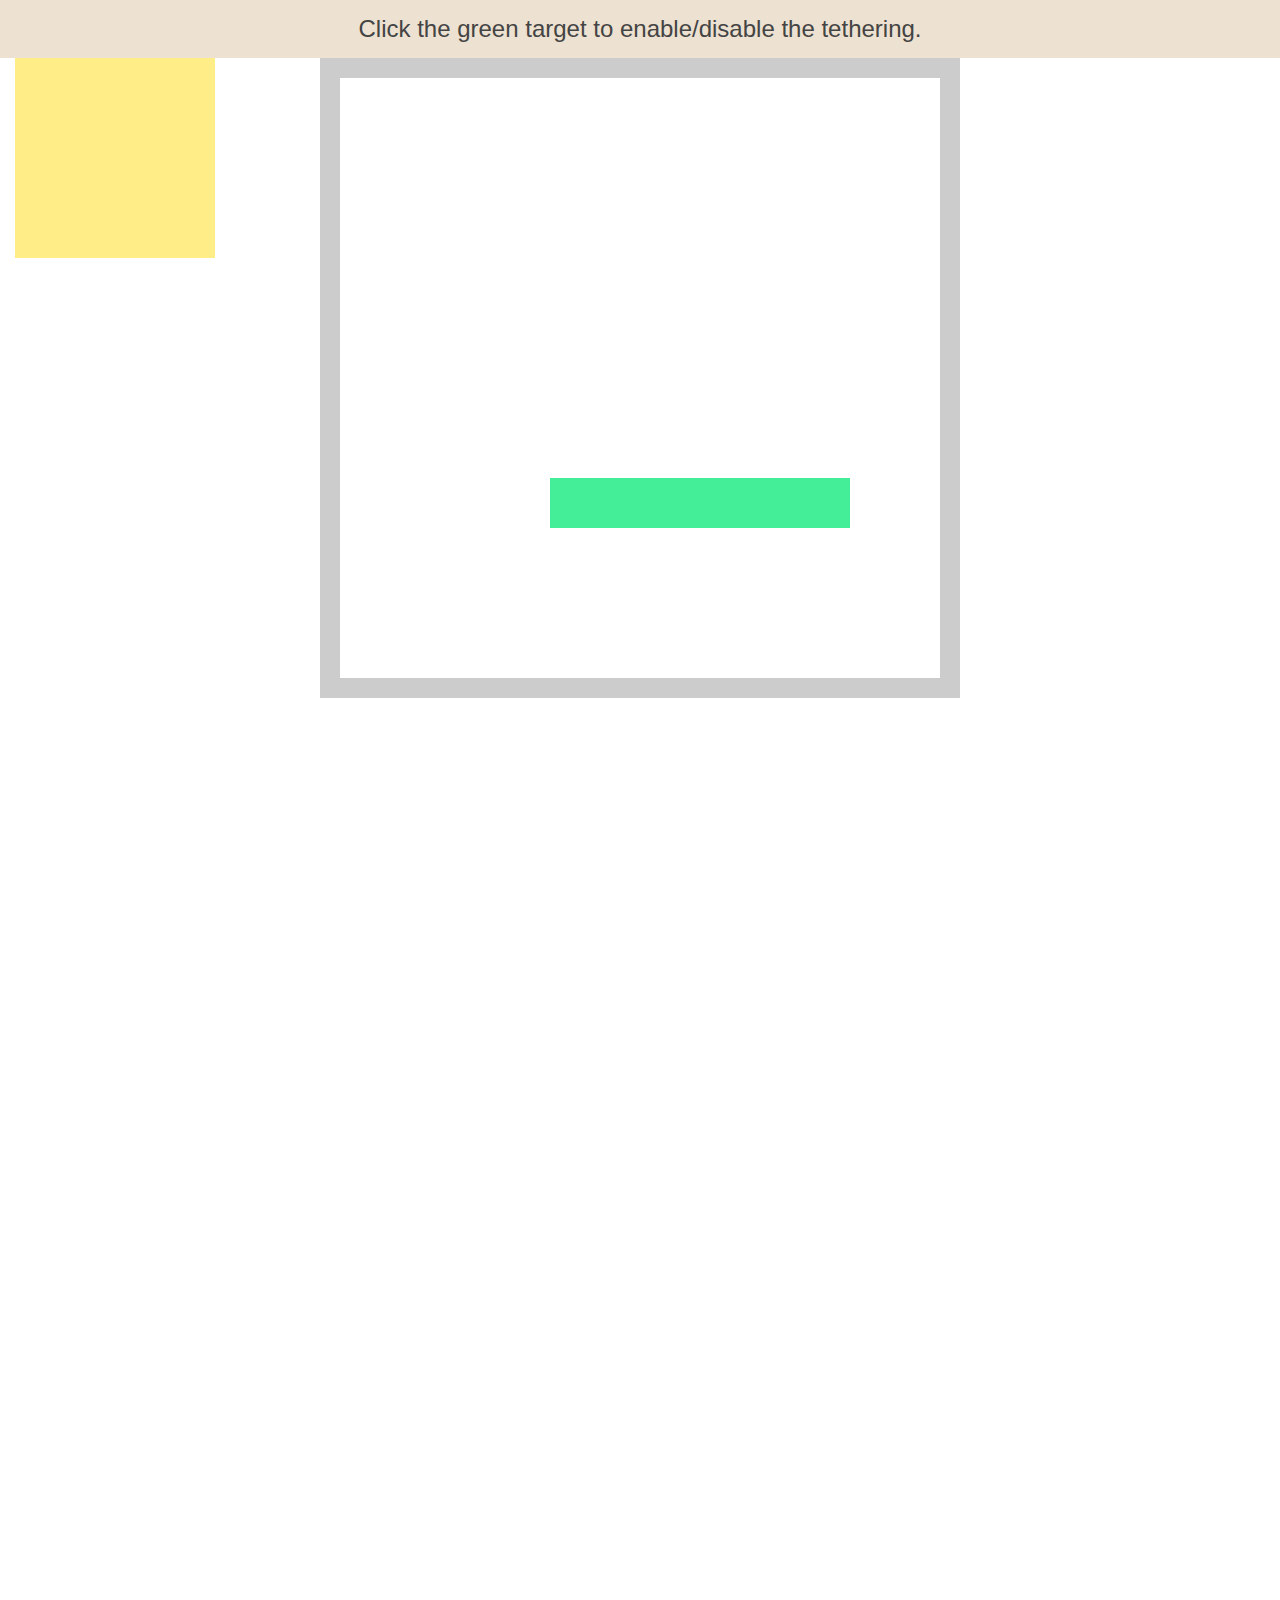
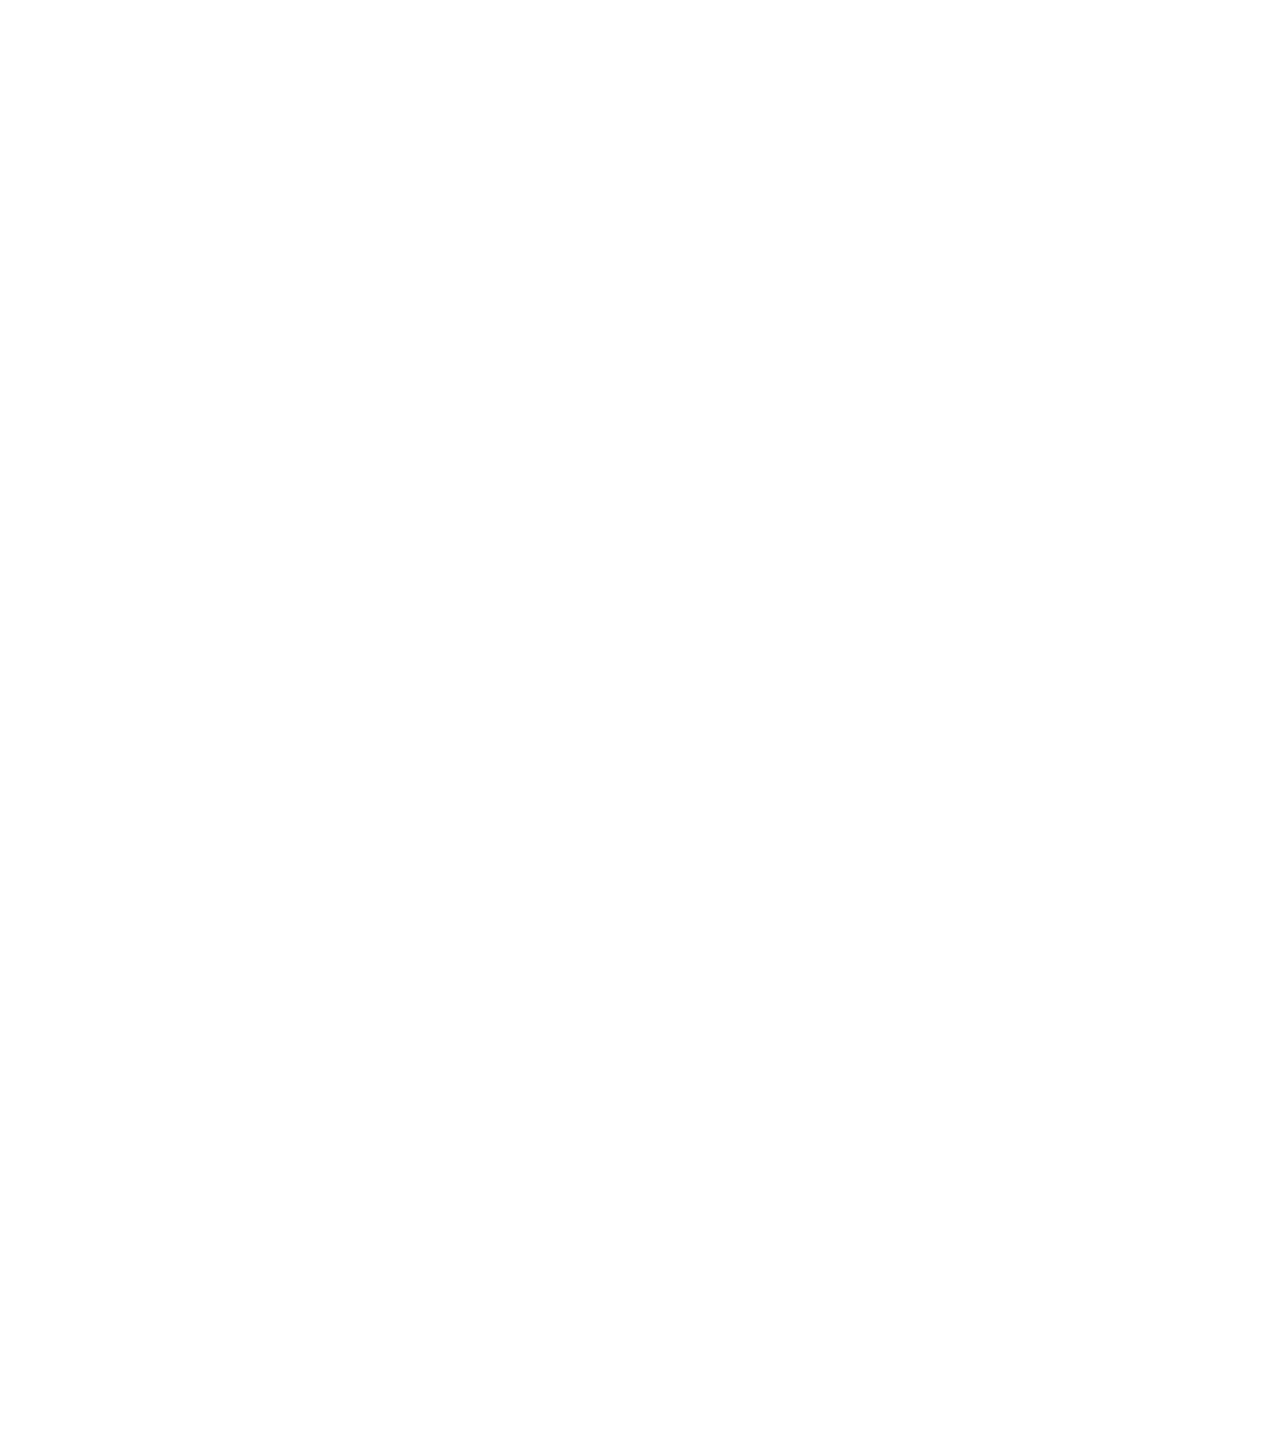
<file: assets/libs/tether/examples/enable-disable/index.html>
<!DOCTYPE html>
<html>
    <head>
        <meta charset="utf-8">
        <meta http-equiv="X-UA-Compatible" content="chrome=1">
        <meta name="viewport" content="width=device-width, initial-scale=1, user-scalable=no">
        <link rel="stylesheet" href="../resources/css/base.css" />
        <link rel="stylesheet" href="../common/css/style.css" />
    </head>
    <body>
        <div class="instructions">Click the green target to enable/disable the tethering.</div>

        <div class="element"></div>
        <div class="container">
            <div class="pad"></div>
            <div class="target"></div>
            <div class="pad"></div>
        </div>

        <script src="//github.hubspot.com/tether/dist/js/tether.js"></script>
        <script>
            var tether = new Tether({
                element: '.element',
                target: '.target',
                attachment: 'top left',
                targetAttachment: 'top right'
            });

            document.querySelector('.target').addEventListener('click', function(){
                if (tether.enabled)
                    tether.disable();
                else
                    tether.enable();
            });
        </script>
    </body>
</html>
</file>
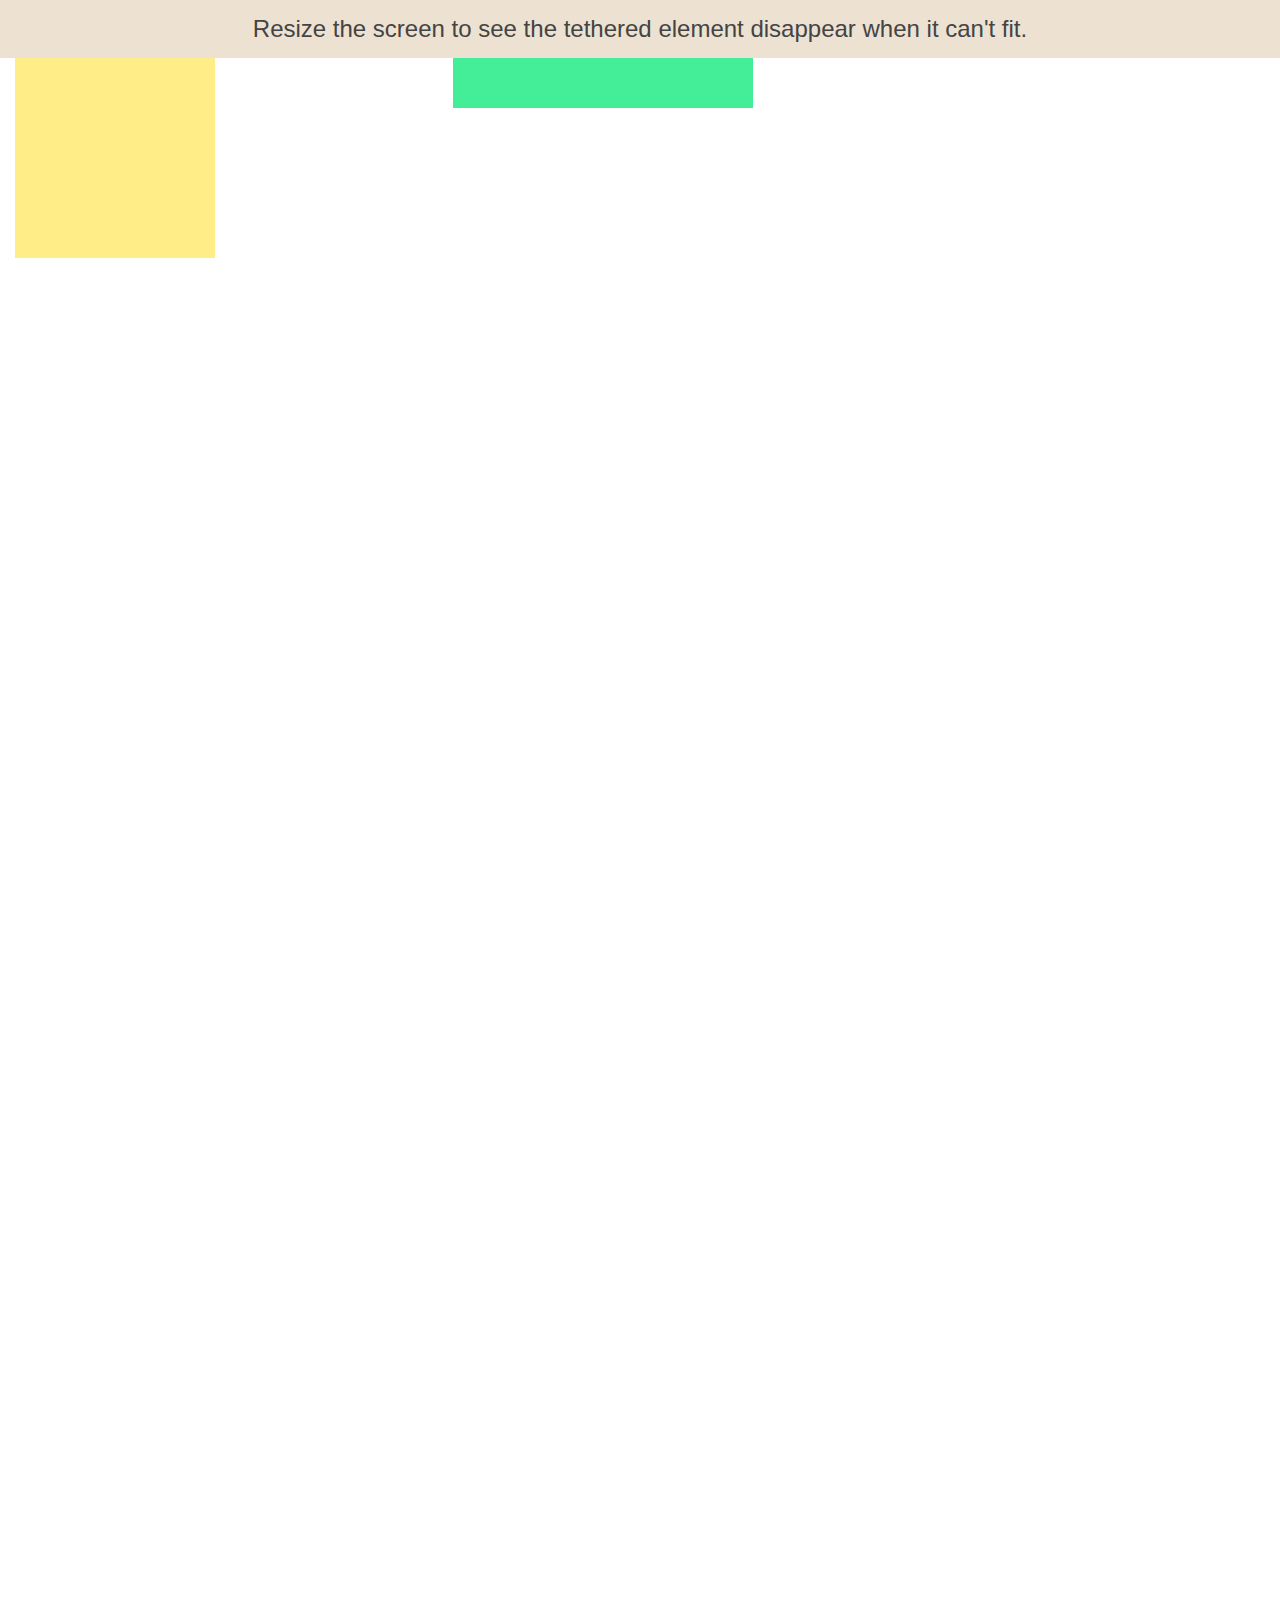
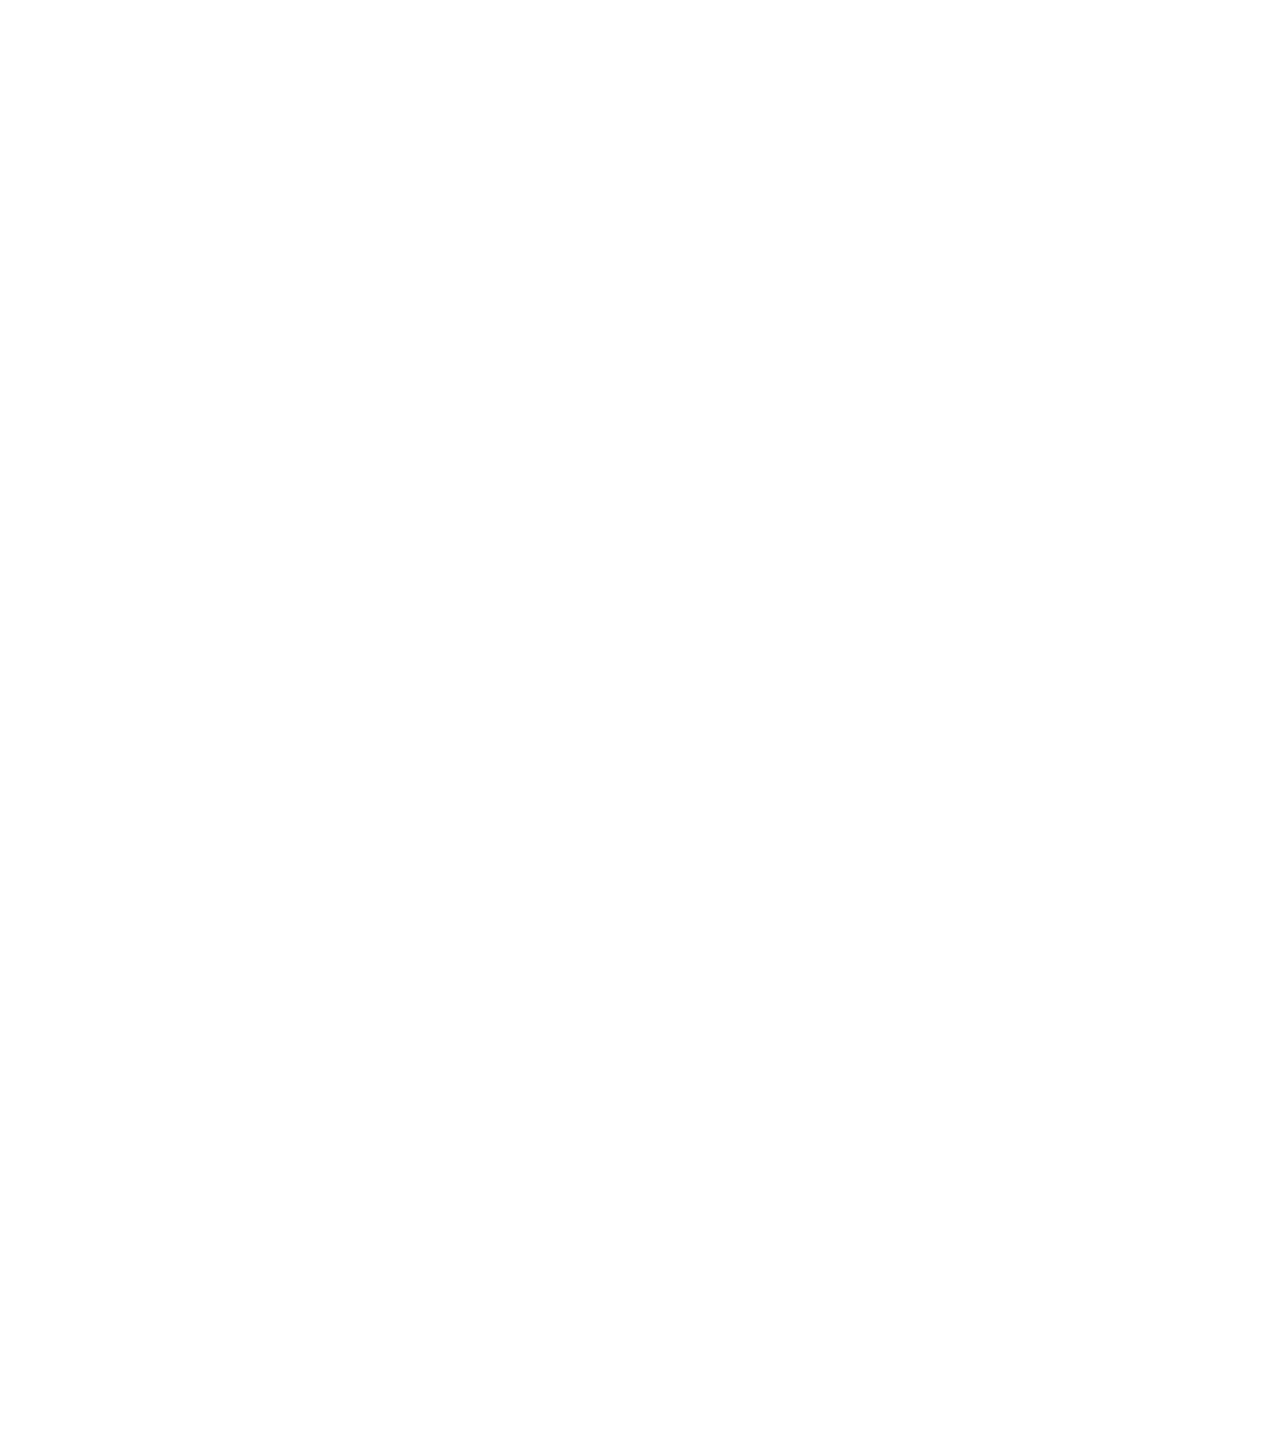
<file: assets/libs/tether/examples/out-of-bounds/index.html>
<!DOCTYPE html>
<html>
    <head>
        <meta charset="utf-8">
        <meta http-equiv="X-UA-Compatible" content="chrome=1">
        <meta name="viewport" content="width=device-width, initial-scale=1, user-scalable=no">
        <link rel="stylesheet" href="../resources/css/base.css" />
        <link rel="stylesheet" href="../common/css/style.css" />
        <style>
            .tether-element.tether-out-of-bounds {
                display: none;
            }
        </style>
    </head>
    <body>
        <div class="instructions">Resize the screen to see the tethered element disappear when it can't fit.</div>

        <div class="element"></div>
        <div class="target"></div>

        <script src="//github.hubspot.com/tether/dist/js/tether.js"></script>
        <script>
            var tether = new Tether({
                element: '.element',
                target: '.target',
                attachment: 'top left',
                targetAttachment: 'top right',
                constraints: [{
                    to: 'window',
                    attachment: 'together'
                }]
            });
            tether.on('update', function(event) {
                console.log(event);
            });
        </script>
    </body>
</html>
</file>
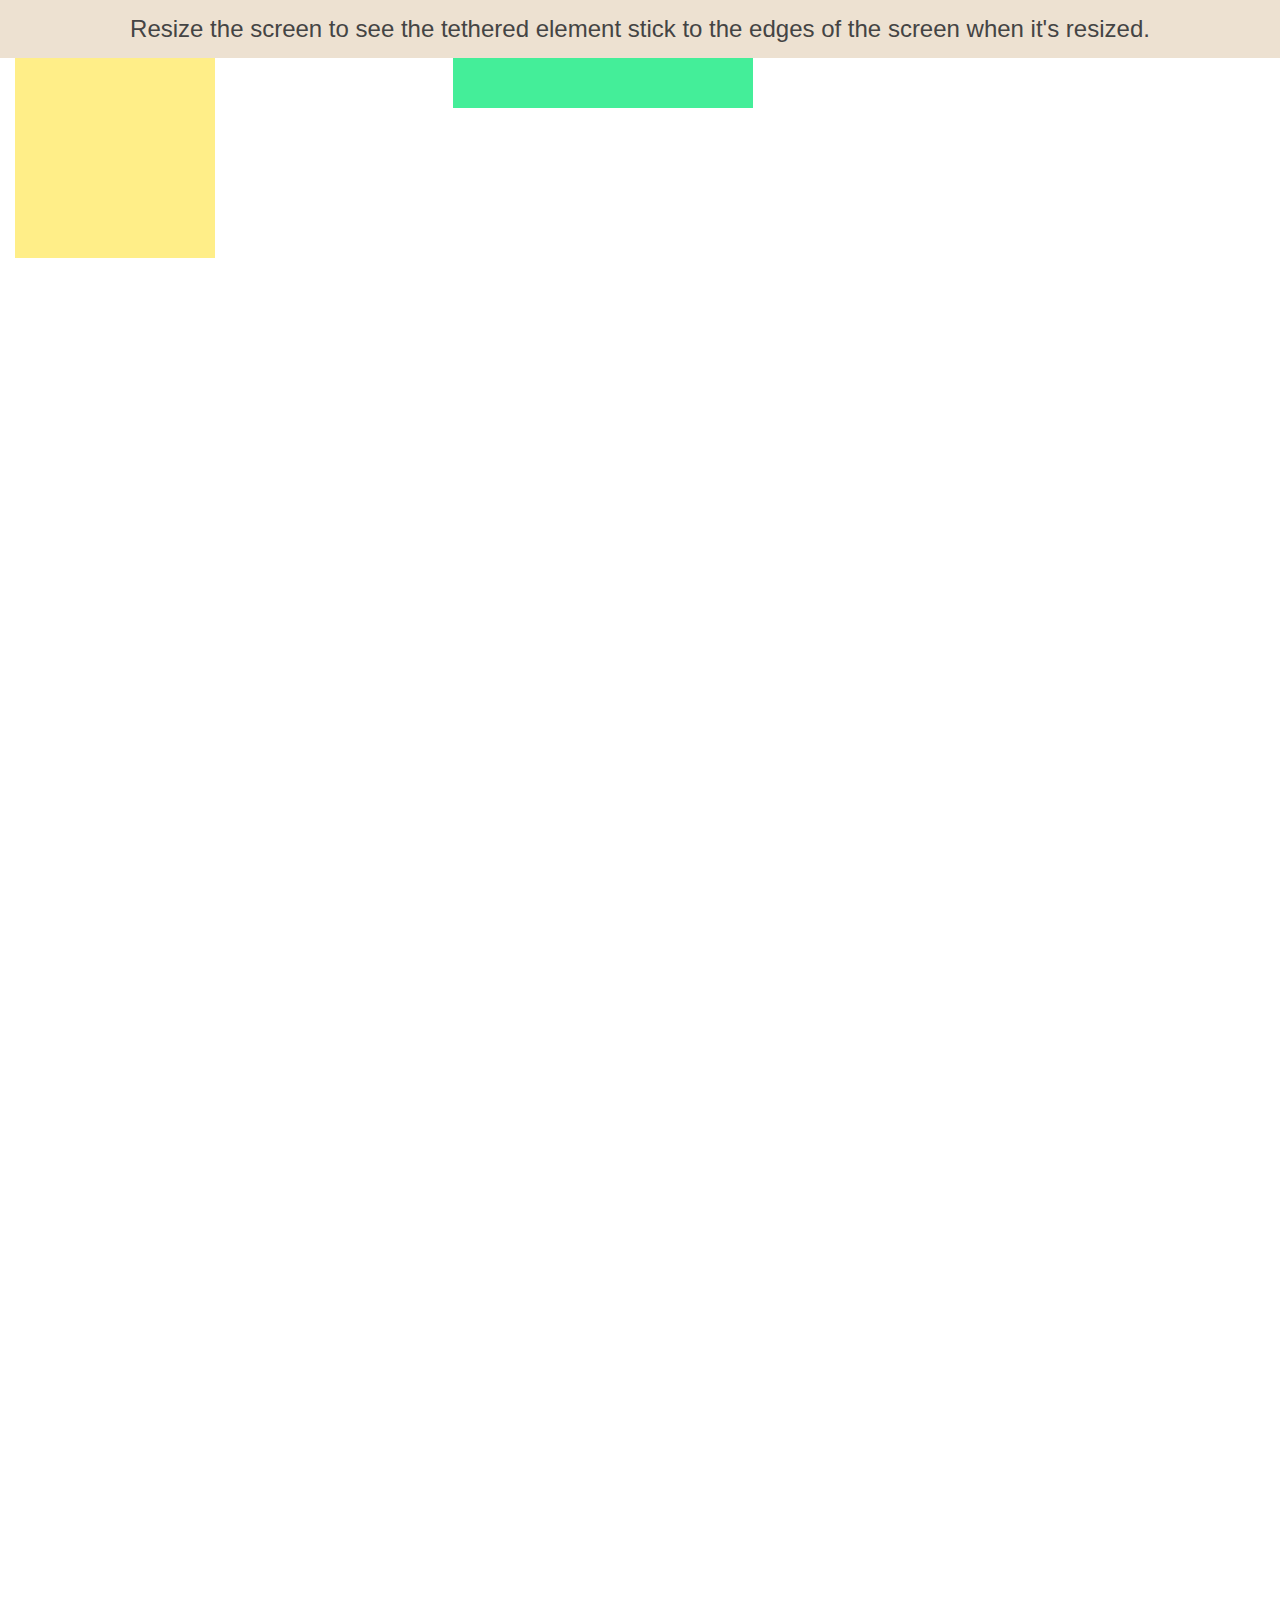
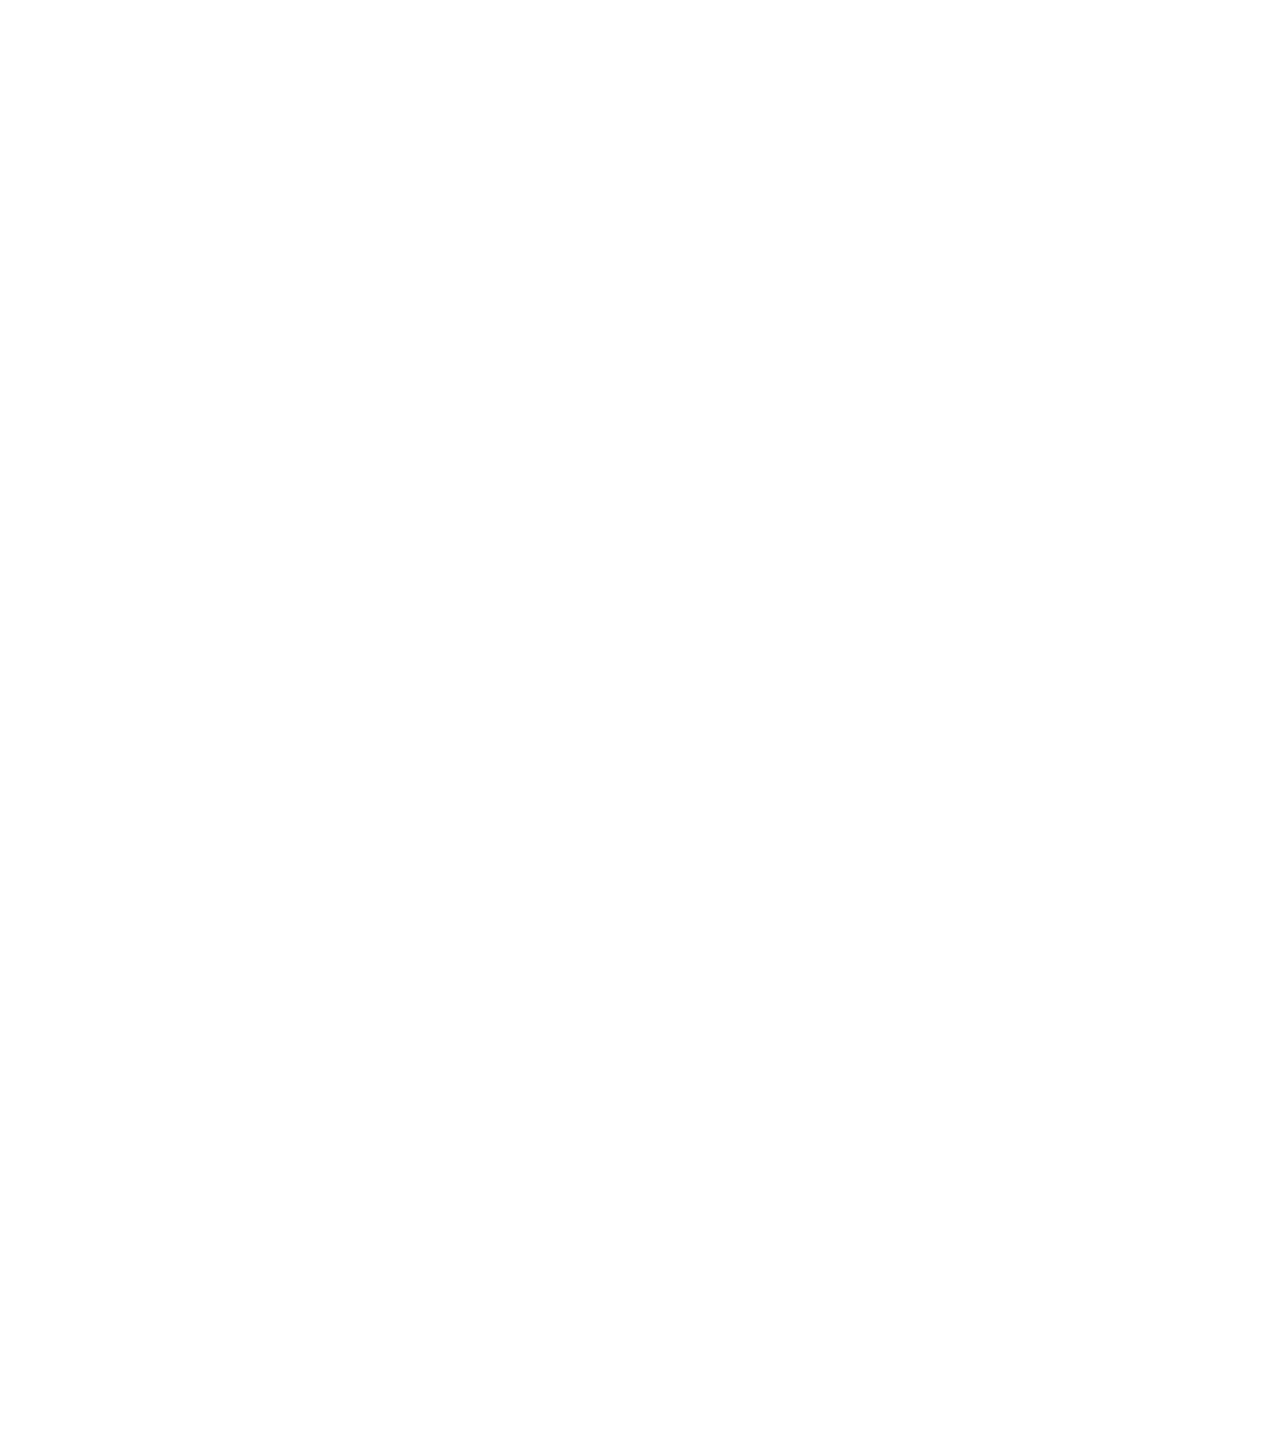
<file: assets/libs/tether/examples/pin/index.html>
<!DOCTYPE html>
<html>
    <head>
        <meta charset="utf-8">
        <meta http-equiv="X-UA-Compatible" content="chrome=1">
        <meta name="viewport" content="width=device-width, initial-scale=1, user-scalable=no">
        <link rel="stylesheet" href="../resources/css/base.css" />
        <link rel="stylesheet" href="../common/css/style.css" />
    </head>
    <body>
        <div class="instructions">Resize the screen to see the tethered element stick to the edges of the screen when it's resized.</div>

        <div class="element"></div>
        <div class="target"></div>

        <script src="//github.hubspot.com/tether/dist/js/tether.js"></script>
        <script>
            new Tether({
                element: '.element',
                target: '.target',
                attachment: 'top left',
                targetAttachment: 'top right',
                constraints: [{
                    to: 'window',
                    pin: true
                }]
            });
        </script>
    </body>
</html>
</file>
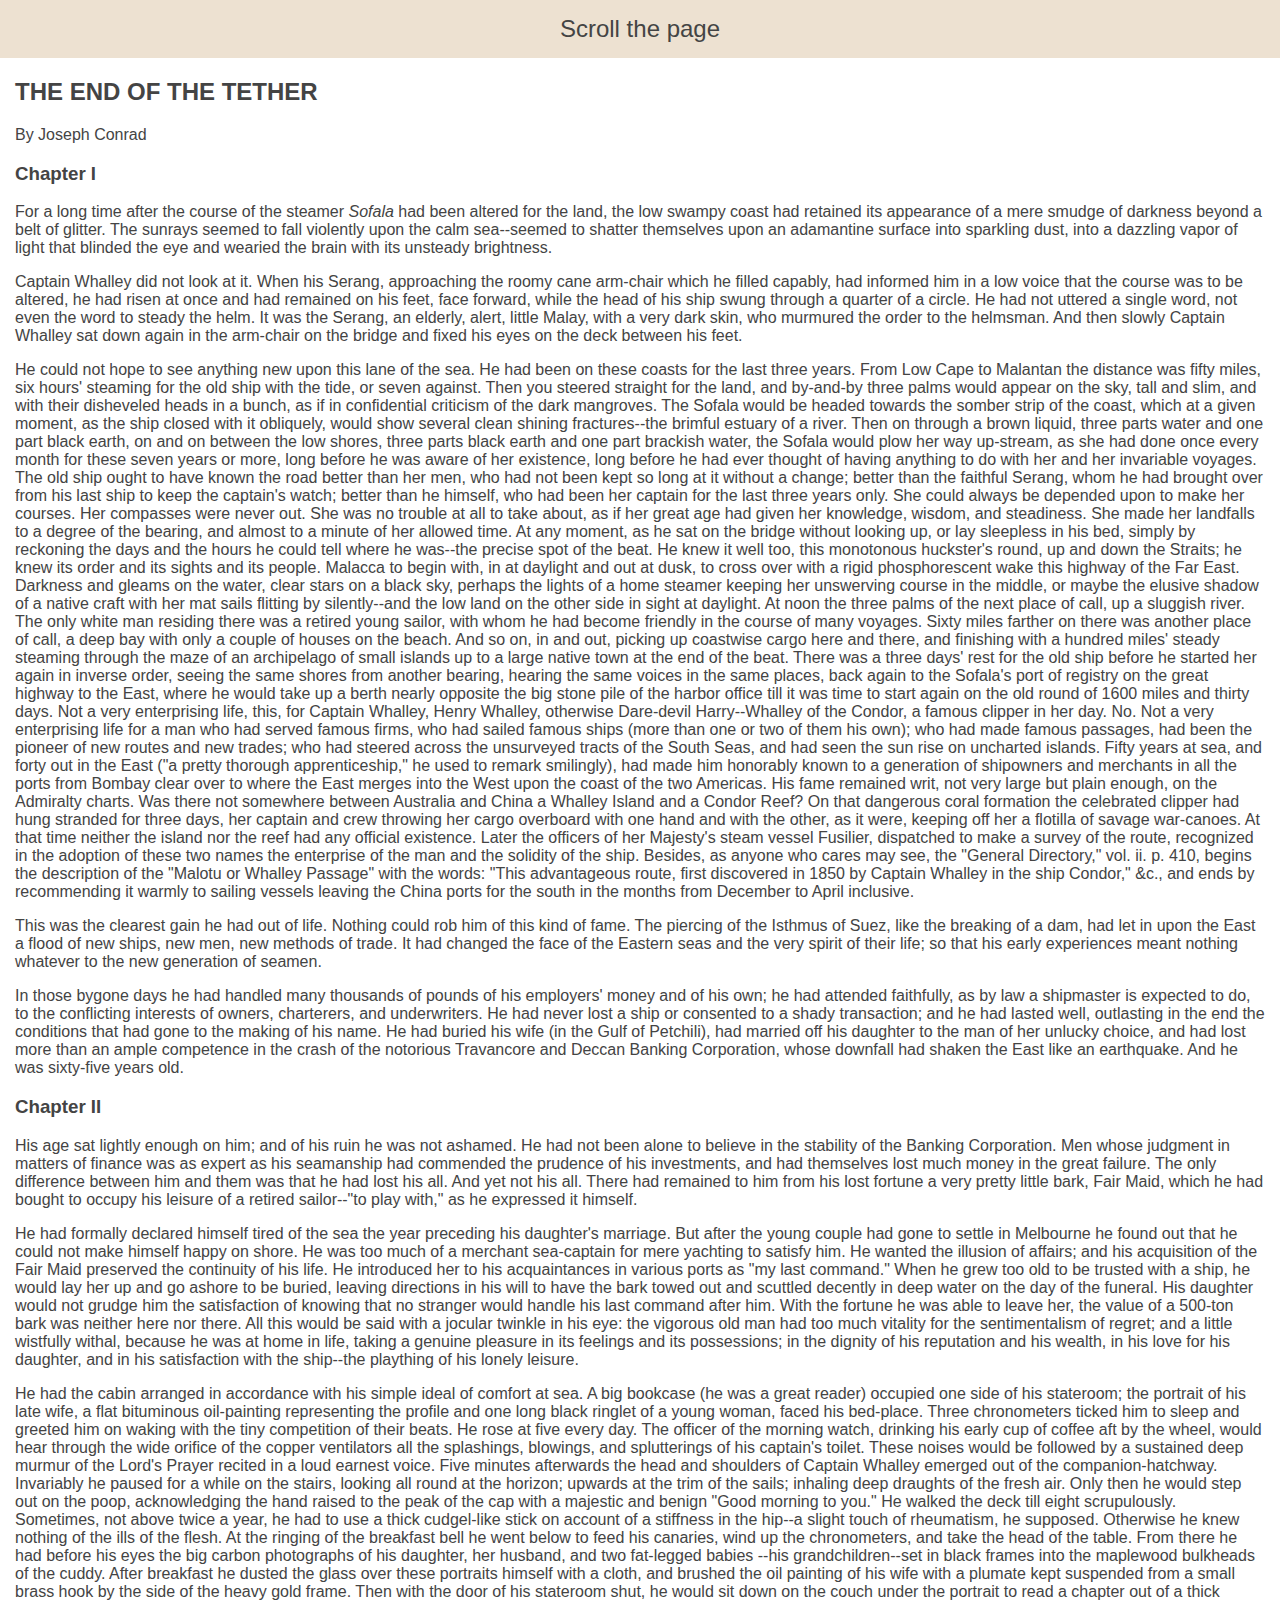
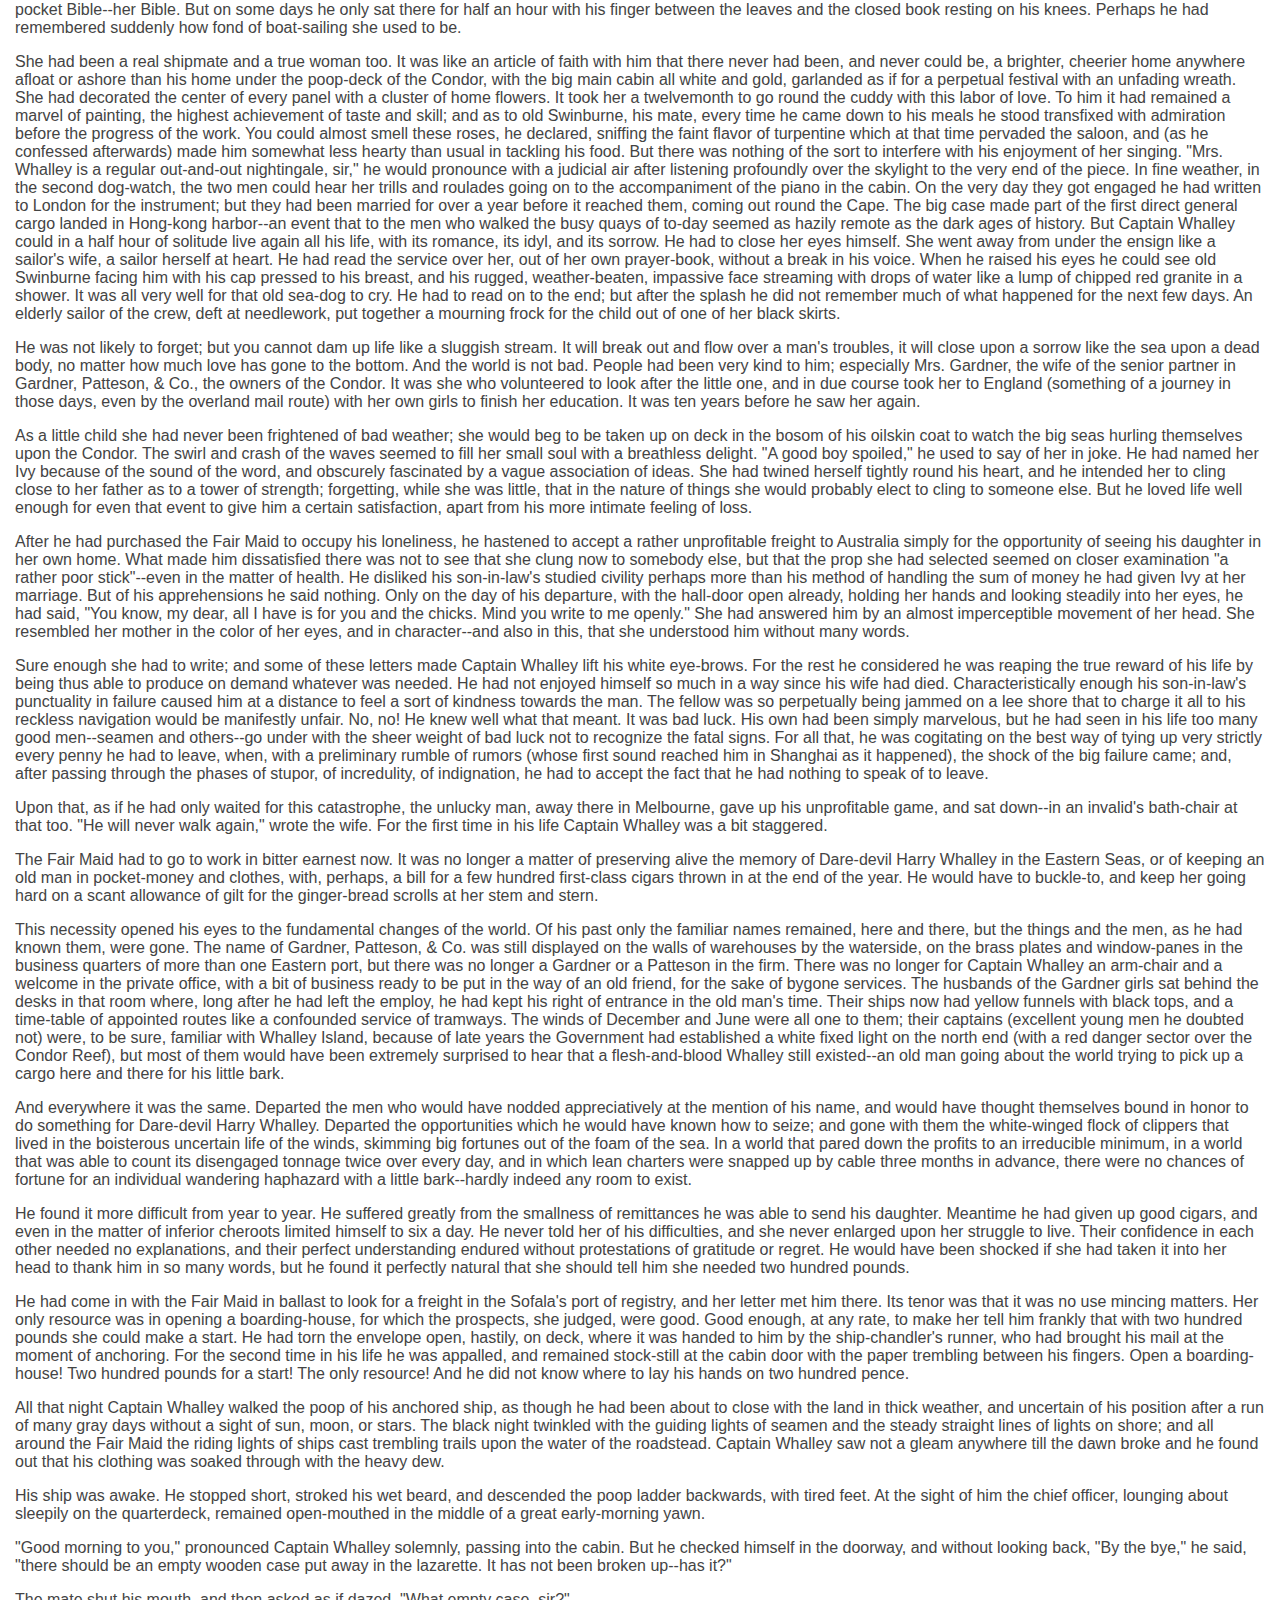
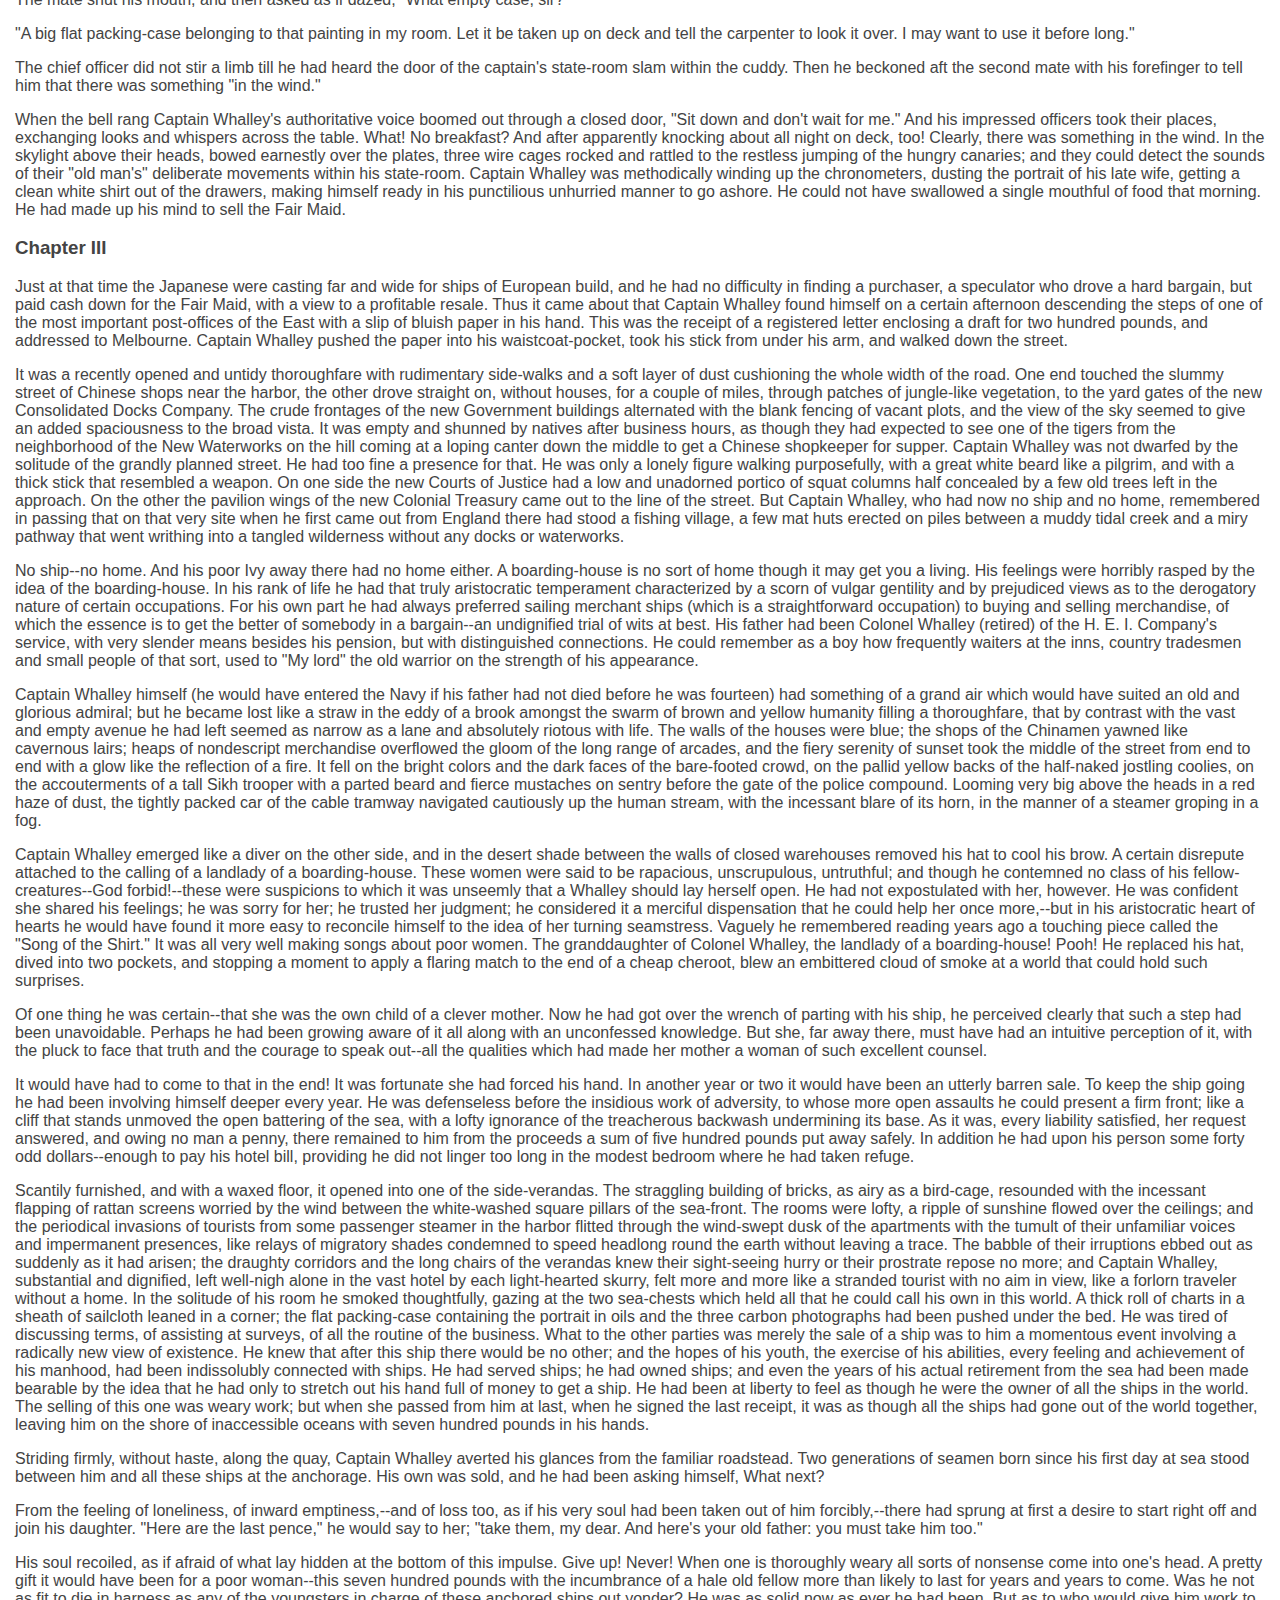
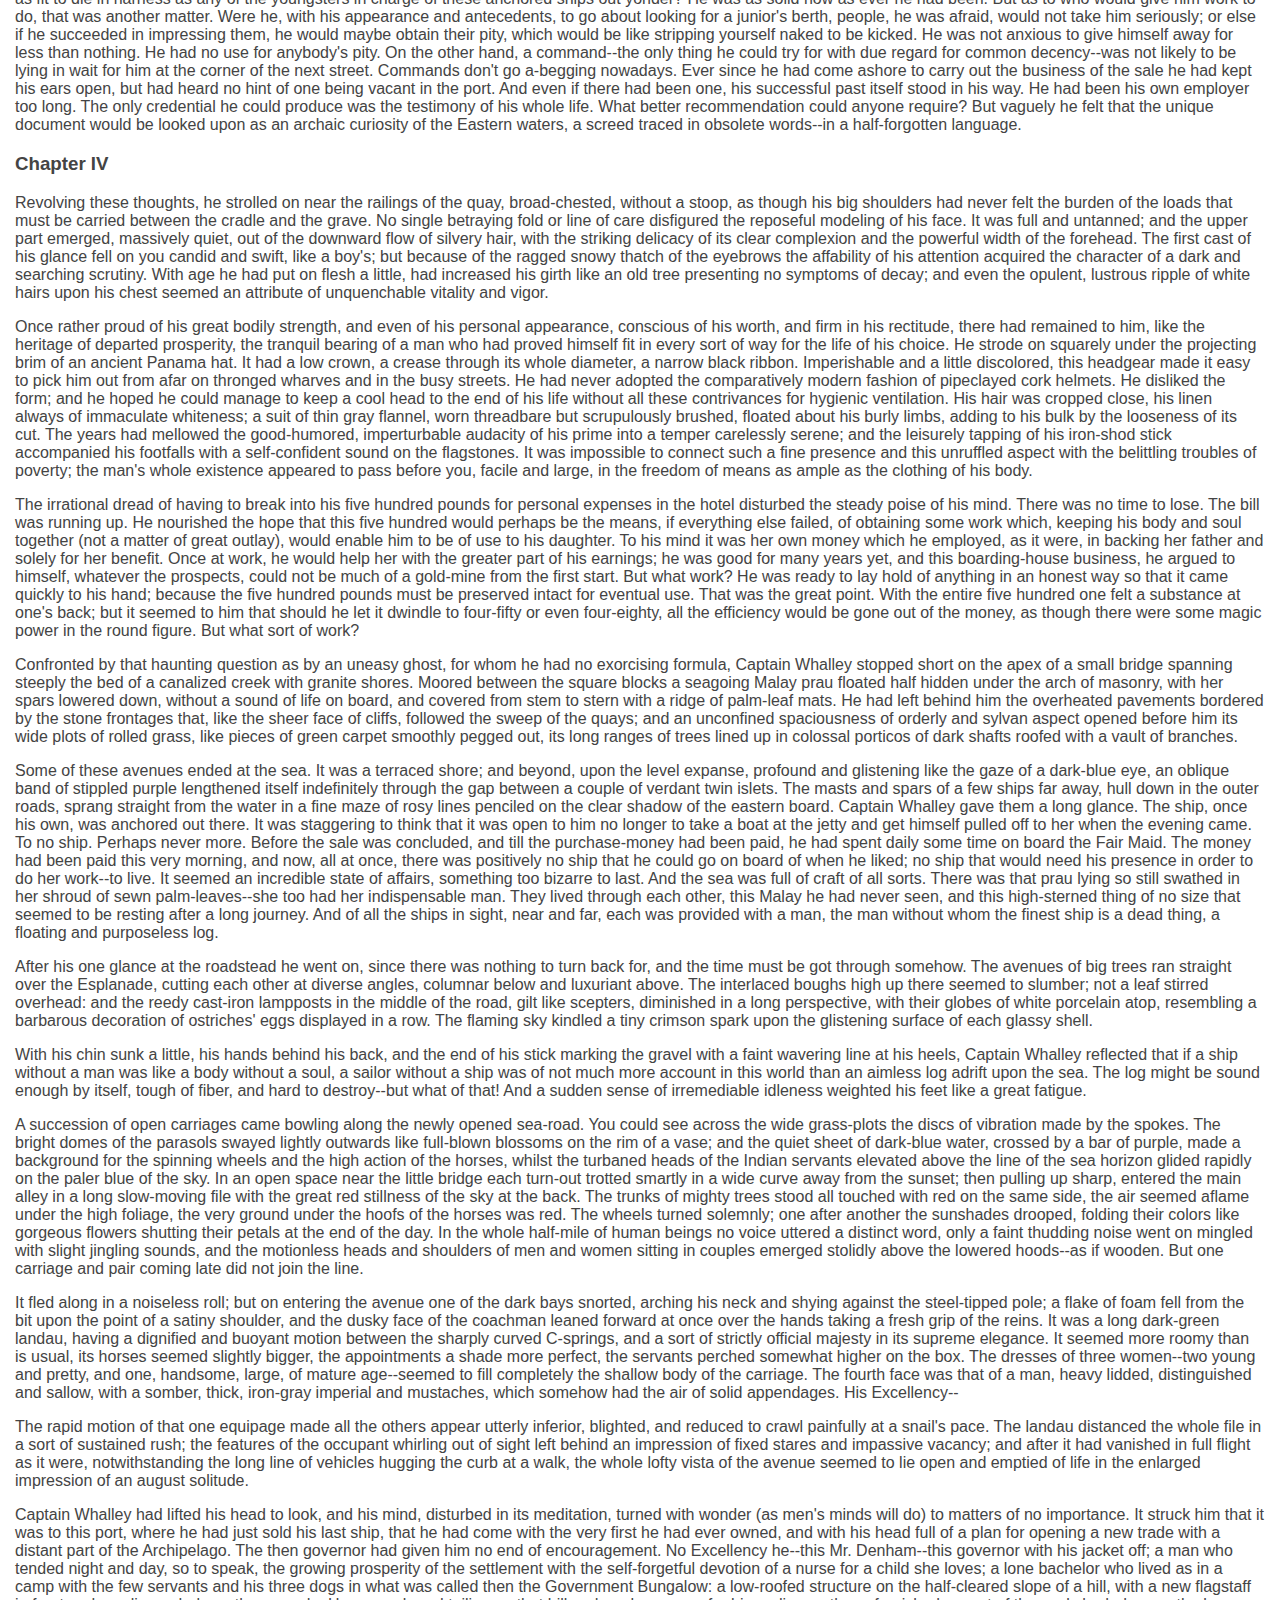
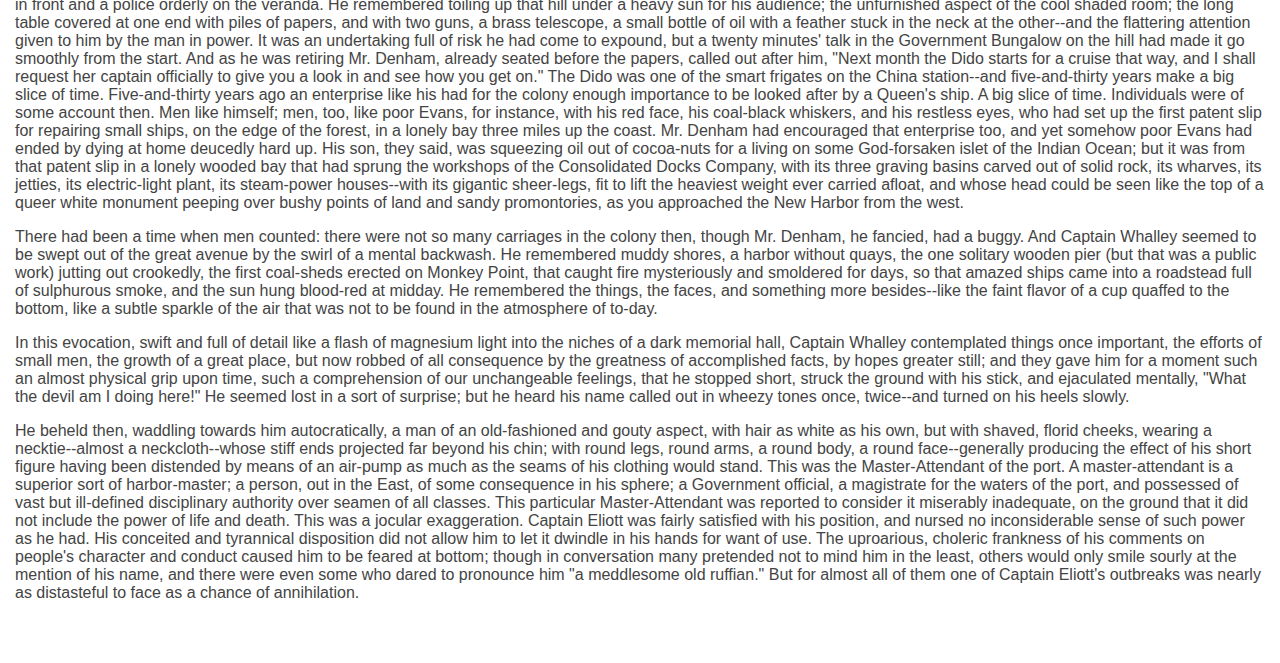
<file: assets/libs/tether/examples/scroll/index.html>
<!DOCTYPE html>
<html>
    <head>
        <link rel="stylesheet" href="../resources/css/base.css" />
        <link rel="stylesheet" href="../common/css/style.css" />
    </head>
    <body>

    <div class="instructions">Scroll the page</div>

    <h2>THE END OF THE TETHER</h2>

    <p>By Joseph Conrad</p>

    <h3>Chapter I</h3>

    <p>For a long time after the course of the steamer <em>Sofala</em> had been
    altered for the land, the low swampy coast had retained its appearance
    of a mere smudge of darkness beyond a belt of glitter. The sunrays
    seemed to fall violently upon the calm sea--seemed to shatter themselves
    upon an adamantine surface into sparkling dust, into a dazzling vapor
    of light that blinded the eye and wearied the brain with its unsteady
    brightness.</p>

    <p>Captain Whalley did not look at it. When his Serang, approaching the
    roomy cane arm-chair which he filled capably, had informed him in a low
    voice that the course was to be altered, he had risen at once and had
    remained on his feet, face forward, while the head of his ship swung
    through a quarter of a circle. He had not uttered a single word, not
    even the word to steady the helm. It was the Serang, an elderly, alert,
    little Malay, with a very dark skin, who murmured the order to the
    helmsman. And then slowly Captain Whalley sat down again in the
    arm-chair on the bridge and fixed his eyes on the deck between his feet.</p>

    <p>He could not hope to see anything new upon this lane of the sea. He had
    been on these coasts for the last three years. From Low Cape to Malantan
    the distance was fifty miles, six hours' steaming for the old ship with
    the tide, or seven against. Then you steered straight for the land, and
    by-and-by three palms would appear on the sky, tall and slim, and with
    their disheveled heads in a bunch, as if in confidential criticism of
    the dark mangroves. The Sofala would be headed towards the somber
    strip of the coast, which at a given moment, as the ship closed with
    it obliquely, would show several clean shining fractures--the brimful
    estuary of a river. Then on through a brown liquid, three parts water
    and one part black earth, on and on between the low shores, three parts
    black earth and one part brackish water, the Sofala would plow her way
    up-stream, as she had done once every month for these seven years or
    more, long before he was aware of her existence, long before he had ever
    thought of having anything to do with her and her invariable voyages.
    The old ship ought to have known the road better than her men, who had
    not been kept so long at it without a change; better than the faithful
    Serang, whom he had brought over from his last ship to keep the
    captain's watch; better than he himself, who had been her captain for
    the last three years only. She could always be depended upon to make her
    courses. Her compasses were never out. She was no trouble at all to
    take about, as if her great age had given her knowledge, wisdom, and
    steadiness. She made her landfalls to a degree of the bearing, and
    almost to a minute of her allowed time. At any moment, as he sat on
    the bridge without looking up, or lay sleepless in his bed, simply by
    reckoning the days and the hours he could tell where he was--the precise
    spot of the beat. He knew it well too, this monotonous huckster's
    round, up and down the Straits; he knew its order and its sights and its
    people. Malacca to begin with, in at daylight and out at dusk, to cross
    over with a rigid phosphorescent wake this highway of the Far East.
    Darkness and gleams on the water, clear stars on a black sky, perhaps
    the lights of a home steamer keeping her unswerving course in the
    middle, or maybe the elusive shadow of a native craft with her mat sails
    flitting by silently--and the low land on the other side in sight
    at daylight. At noon the three palms of the next place of call, up a
    sluggish river. The only white man residing there was a retired young
    sailor, with whom he had become friendly in the course of many voyages.
    Sixty miles farther on there was another place of call, a deep bay with
    only a couple of houses on the beach. And so on, in and out, picking
    up coastwise cargo here and there, and finishing with a hundred miles'
    steady steaming through the maze of an archipelago of small islands up
    to a large native town at the end of the beat. There was a three days'
    rest for the old ship before he started her again in inverse order,
    seeing the same shores from another bearing, hearing the same voices
    in the same places, back again to the Sofala's port of registry on
    the great highway to the East, where he would take up a berth nearly
    opposite the big stone pile of the harbor office till it was time to
    start again on the old round of 1600 miles and thirty days. Not a very
    enterprising life, this, for Captain Whalley, Henry Whalley, otherwise
    Dare-devil Harry--Whalley of the Condor, a famous clipper in her day.
    No. Not a very enterprising life for a man who had served famous firms,
    who had sailed famous ships (more than one or two of them his own); who
    had made famous passages, had been the pioneer of new routes and new
    trades; who had steered across the unsurveyed tracts of the South Seas,
    and had seen the sun rise on uncharted islands. Fifty years at sea, and
    forty out in the East ("a pretty thorough apprenticeship," he used
    to remark smilingly), had made him honorably known to a generation of
    shipowners and merchants in all the ports from Bombay clear over to
    where the East merges into the West upon the coast of the two Americas.
    His fame remained writ, not very large but plain enough, on the
    Admiralty charts. Was there not somewhere between Australia and China a
    Whalley Island and a Condor Reef? On that dangerous coral formation the
    celebrated clipper had hung stranded for three days, her captain and
    crew throwing her cargo overboard with one hand and with the other, as
    it were, keeping off her a flotilla of savage war-canoes. At that time
    neither the island nor the reef had any official existence. Later the
    officers of her Majesty's steam vessel Fusilier, dispatched to make a
    survey of the route, recognized in the adoption of these two names the
    enterprise of the man and the solidity of the ship. Besides, as anyone
    who cares may see, the "General Directory," vol. ii. p. 410, begins the
    description of the "Malotu or Whalley Passage" with the words: "This
    advantageous route, first discovered in 1850 by Captain Whalley in the
    ship Condor," &amp;c., and ends by recommending it warmly to sailing vessels
    leaving the China ports for the south in the months from December to
    April inclusive.</p>

    <p>This was the clearest gain he had out of life. Nothing could rob him
    of this kind of fame. The piercing of the Isthmus of Suez, like the
    breaking of a dam, had let in upon the East a flood of new ships, new
    men, new methods of trade. It had changed the face of the Eastern seas
    and the very spirit of their life; so that his early experiences meant
    nothing whatever to the new generation of seamen.</p>

    <p>In those bygone days he had handled many thousands of pounds of his
    employers' money and of his own; he had attended faithfully, as by law
    a shipmaster is expected to do, to the conflicting interests of owners,
    charterers, and underwriters. He had never lost a ship or consented to
    a shady transaction; and he had lasted well, outlasting in the end the
    conditions that had gone to the making of his name. He had buried his
    wife (in the Gulf of Petchili), had married off his daughter to the man
    of her unlucky choice, and had lost more than an ample competence in the
    crash of the notorious Travancore and Deccan Banking Corporation, whose
    downfall had shaken the East like an earthquake. And he was sixty-five
    years old.</p>

    <h3>Chapter II</h3>

    <p>His age sat lightly enough on him; and of his ruin he was not ashamed.
    He had not been alone to believe in the stability of the Banking
    Corporation. Men whose judgment in matters of finance was as expert as
    his seamanship had commended the prudence of his investments, and had
    themselves lost much money in the great failure. The only difference
    between him and them was that he had lost his all. And yet not his all.
    There had remained to him from his lost fortune a very pretty little
    bark, Fair Maid, which he had bought to occupy his leisure of a retired
    sailor--"to play with," as he expressed it himself.</p>

    <p>He had formally declared himself tired of the sea the year preceding his
    daughter's marriage. But after the young couple had gone to settle in
    Melbourne he found out that he could not make himself happy on shore. He
    was too much of a merchant sea-captain for mere yachting to satisfy him.
    He wanted the illusion of affairs; and his acquisition of the Fair
    Maid preserved the continuity of his life. He introduced her to his
    acquaintances in various ports as "my last command." When he grew too
    old to be trusted with a ship, he would lay her up and go ashore to be
    buried, leaving directions in his will to have the bark towed out and
    scuttled decently in deep water on the day of the funeral. His daughter
    would not grudge him the satisfaction of knowing that no stranger would
    handle his last command after him. With the fortune he was able to leave
    her, the value of a 500-ton bark was neither here nor there. All this
    would be said with a jocular twinkle in his eye: the vigorous old man
    had too much vitality for the sentimentalism of regret; and a little
    wistfully withal, because he was at home in life, taking a genuine
    pleasure in its feelings and its possessions; in the dignity of his
    reputation and his wealth, in his love for his daughter, and in his
    satisfaction with the ship--the plaything of his lonely leisure.</p>

    <p>He had the cabin arranged in accordance with his simple ideal of comfort
    at sea. A big bookcase (he was a great reader) occupied one side of his
    stateroom; the portrait of his late wife, a flat bituminous oil-painting
    representing the profile and one long black ringlet of a young woman,
    faced his bed-place. Three chronometers ticked him to sleep and greeted
    him on waking with the tiny competition of their beats. He rose at five
    every day. The officer of the morning watch, drinking his early cup
    of coffee aft by the wheel, would hear through the wide orifice of the
    copper ventilators all the splashings, blowings, and splutterings of
    his captain's toilet. These noises would be followed by a sustained
    deep murmur of the Lord's Prayer recited in a loud earnest voice. Five
    minutes afterwards the head and shoulders of Captain Whalley emerged
    out of the companion-hatchway. Invariably he paused for a while on the
    stairs, looking all round at the horizon; upwards at the trim of the
    sails; inhaling deep draughts of the fresh air. Only then he would step
    out on the poop, acknowledging the hand raised to the peak of the cap
    with a majestic and benign "Good morning to you." He walked the deck
    till eight scrupulously. Sometimes, not above twice a year, he had to
    use a thick cudgel-like stick on account of a stiffness in the hip--a
    slight touch of rheumatism, he supposed. Otherwise he knew nothing of
    the ills of the flesh. At the ringing of the breakfast bell he went
    below to feed his canaries, wind up the chronometers, and take the
    head of the table. From there he had before his eyes the big carbon
    photographs of his daughter, her husband, and two fat-legged babies
    --his grandchildren--set in black frames into the maplewood bulkheads
    of the cuddy. After breakfast he dusted the glass over these portraits
    himself with a cloth, and brushed the oil painting of his wife with a
    plumate kept suspended from a small brass hook by the side of the heavy
    gold frame. Then with the door of his stateroom shut, he would sit down
    on the couch under the portrait to read a chapter out of a thick pocket
    Bible--her Bible. But on some days he only sat there for half an hour
    with his finger between the leaves and the closed book resting on his
    knees. Perhaps he had remembered suddenly how fond of boat-sailing she
    used to be.</p>

    <p>She had been a real shipmate and a true woman too. It was like an
    article of faith with him that there never had been, and never could be,
    a brighter, cheerier home anywhere afloat or ashore than his home under
    the poop-deck of the Condor, with the big main cabin all white and gold,
    garlanded as if for a perpetual festival with an unfading wreath. She
    had decorated the center of every panel with a cluster of home flowers.
    It took her a twelvemonth to go round the cuddy with this labor of love.
    To him it had remained a marvel of painting, the highest achievement of
    taste and skill; and as to old Swinburne, his mate, every time he
    came down to his meals he stood transfixed with admiration before the
    progress of the work. You could almost smell these roses, he declared,
    sniffing the faint flavor of turpentine which at that time pervaded the
    saloon, and (as he confessed afterwards) made him somewhat less hearty
    than usual in tackling his food. But there was nothing of the sort to
    interfere with his enjoyment of her singing. "Mrs. Whalley is a regular
    out-and-out nightingale, sir," he would pronounce with a judicial air
    after listening profoundly over the skylight to the very end of the
    piece. In fine weather, in the second dog-watch, the two men could hear
    her trills and roulades going on to the accompaniment of the piano in
    the cabin. On the very day they got engaged he had written to London
    for the instrument; but they had been married for over a year before it
    reached them, coming out round the Cape. The big case made part of the
    first direct general cargo landed in Hong-kong harbor--an event that to
    the men who walked the busy quays of to-day seemed as hazily remote as
    the dark ages of history. But Captain Whalley could in a half hour of
    solitude live again all his life, with its romance, its idyl, and its
    sorrow. He had to close her eyes himself. She went away from under the
    ensign like a sailor's wife, a sailor herself at heart. He had read
    the service over her, out of her own prayer-book, without a break in his
    voice. When he raised his eyes he could see old Swinburne facing him
    with his cap pressed to his breast, and his rugged, weather-beaten,
    impassive face streaming with drops of water like a lump of chipped red
    granite in a shower. It was all very well for that old sea-dog to cry.
    He had to read on to the end; but after the splash he did not remember
    much of what happened for the next few days. An elderly sailor of the
    crew, deft at needlework, put together a mourning frock for the child
    out of one of her black skirts.</p>

    <p>He was not likely to forget; but you cannot dam up life like a sluggish
    stream. It will break out and flow over a man's troubles, it will close
    upon a sorrow like the sea upon a dead body, no matter how much love has
    gone to the bottom. And the world is not bad. People had been very
    kind to him; especially Mrs. Gardner, the wife of the senior partner
    in Gardner, Patteson, &amp; Co., the owners of the Condor. It was she who
    volunteered to look after the little one, and in due course took her to
    England (something of a journey in those days, even by the overland
    mail route) with her own girls to finish her education. It was ten years
    before he saw her again.</p>

    <p>As a little child she had never been frightened of bad weather; she
    would beg to be taken up on deck in the bosom of his oilskin coat to
    watch the big seas hurling themselves upon the Condor. The swirl and
    crash of the waves seemed to fill her small soul with a breathless
    delight. "A good boy spoiled," he used to say of her in joke. He had
    named her Ivy because of the sound of the word, and obscurely fascinated
    by a vague association of ideas. She had twined herself tightly round
    his heart, and he intended her to cling close to her father as to a
    tower of strength; forgetting, while she was little, that in the nature
    of things she would probably elect to cling to someone else. But
    he loved life well enough for even that event to give him a certain
    satisfaction, apart from his more intimate feeling of loss.</p>

    <p>After he had purchased the Fair Maid to occupy his loneliness, he
    hastened to accept a rather unprofitable freight to Australia simply for
    the opportunity of seeing his daughter in her own home. What made him
    dissatisfied there was not to see that she clung now to somebody else,
    but that the prop she had selected seemed on closer examination "a
    rather poor stick"--even in the matter of health. He disliked his
    son-in-law's studied civility perhaps more than his method of
    handling the sum of money he had given Ivy at her marriage. But of his
    apprehensions he said nothing. Only on the day of his departure, with
    the hall-door open already, holding her hands and looking steadily into
    her eyes, he had said, "You know, my dear, all I have is for you and the
    chicks. Mind you write to me openly." She had answered him by an almost
    imperceptible movement of her head. She resembled her mother in
    the color of her eyes, and in character--and also in this, that she
    understood him without many words.</p>

    <p>Sure enough she had to write; and some of these letters made Captain
    Whalley lift his white eye-brows. For the rest he considered he was
    reaping the true reward of his life by being thus able to produce on
    demand whatever was needed. He had not enjoyed himself so much in a
    way since his wife had died. Characteristically enough his son-in-law's
    punctuality in failure caused him at a distance to feel a sort of
    kindness towards the man. The fellow was so perpetually being jammed on
    a lee shore that to charge it all to his reckless navigation would be
    manifestly unfair. No, no! He knew well what that meant. It was bad
    luck. His own had been simply marvelous, but he had seen in his life too
    many good men--seamen and others--go under with the sheer weight of bad
    luck not to recognize the fatal signs. For all that, he was cogitating
    on the best way of tying up very strictly every penny he had to leave,
    when, with a preliminary rumble of rumors (whose first sound reached
    him in Shanghai as it happened), the shock of the big failure came;
    and, after passing through the phases of stupor, of incredulity, of
    indignation, he had to accept the fact that he had nothing to speak of
    to leave.</p>

    <p>Upon that, as if he had only waited for this catastrophe, the unlucky
    man, away there in Melbourne, gave up his unprofitable game, and sat
    down--in an invalid's bath-chair at that too. "He will never walk
    again," wrote the wife. For the first time in his life Captain Whalley
    was a bit staggered.</p>

    <p>The Fair Maid had to go to work in bitter earnest now. It was no longer
    a matter of preserving alive the memory of Dare-devil Harry Whalley in
    the Eastern Seas, or of keeping an old man in pocket-money and clothes,
    with, perhaps, a bill for a few hundred first-class cigars thrown in at
    the end of the year. He would have to buckle-to, and keep her going hard
    on a scant allowance of gilt for the ginger-bread scrolls at her stem
    and stern.</p>

    <p>This necessity opened his eyes to the fundamental changes of the world.
    Of his past only the familiar names remained, here and there, but
    the things and the men, as he had known them, were gone. The name of
    Gardner, Patteson, &amp; Co. was still displayed on the walls of warehouses
    by the waterside, on the brass plates and window-panes in the business
    quarters of more than one Eastern port, but there was no longer a
    Gardner or a Patteson in the firm. There was no longer for Captain
    Whalley an arm-chair and a welcome in the private office, with a bit of
    business ready to be put in the way of an old friend, for the sake of
    bygone services. The husbands of the Gardner girls sat behind the desks
    in that room where, long after he had left the employ, he had kept his
    right of entrance in the old man's time. Their ships now had yellow
    funnels with black tops, and a time-table of appointed routes like a
    confounded service of tramways. The winds of December and June were all
    one to them; their captains (excellent young men he doubted not) were,
    to be sure, familiar with Whalley Island, because of late years the
    Government had established a white fixed light on the north end (with
    a red danger sector over the Condor Reef), but most of them would have
    been extremely surprised to hear that a flesh-and-blood Whalley still
    existed--an old man going about the world trying to pick up a cargo here
    and there for his little bark.</p>

    <p>And everywhere it was the same. Departed the men who would have nodded
    appreciatively at the mention of his name, and would have thought
    themselves bound in honor to do something for Dare-devil Harry Whalley.
    Departed the opportunities which he would have known how to seize; and
    gone with them the white-winged flock of clippers that lived in the
    boisterous uncertain life of the winds, skimming big fortunes out of
    the foam of the sea. In a world that pared down the profits to an
    irreducible minimum, in a world that was able to count its disengaged
    tonnage twice over every day, and in which lean charters were snapped up
    by cable three months in advance, there were no chances of fortune for
    an individual wandering haphazard with a little bark--hardly indeed any
    room to exist.</p>

    <p>He found it more difficult from year to year. He suffered greatly from
    the smallness of remittances he was able to send his daughter. Meantime
    he had given up good cigars, and even in the matter of inferior cheroots
    limited himself to six a day. He never told her of his difficulties, and
    she never enlarged upon her struggle to live. Their confidence in each
    other needed no explanations, and their perfect understanding endured
    without protestations of gratitude or regret. He would have been shocked
    if she had taken it into her head to thank him in so many words, but
    he found it perfectly natural that she should tell him she needed two
    hundred pounds.</p>

    <p>He had come in with the Fair Maid in ballast to look for a freight in
    the Sofala's port of registry, and her letter met him there. Its tenor
    was that it was no use mincing matters. Her only resource was in opening
    a boarding-house, for which the prospects, she judged, were good. Good
    enough, at any rate, to make her tell him frankly that with two hundred
    pounds she could make a start. He had torn the envelope open, hastily,
    on deck, where it was handed to him by the ship-chandler's runner, who
    had brought his mail at the moment of anchoring. For the second time
    in his life he was appalled, and remained stock-still at the cabin door
    with the paper trembling between his fingers. Open a boarding-house! Two
    hundred pounds for a start! The only resource! And he did not know where
    to lay his hands on two hundred pence.</p>

    <p>All that night Captain Whalley walked the poop of his anchored ship, as
    though he had been about to close with the land in thick weather, and
    uncertain of his position after a run of many gray days without a sight
    of sun, moon, or stars. The black night twinkled with the guiding lights
    of seamen and the steady straight lines of lights on shore; and all
    around the Fair Maid the riding lights of ships cast trembling trails
    upon the water of the roadstead. Captain Whalley saw not a gleam
    anywhere till the dawn broke and he found out that his clothing was
    soaked through with the heavy dew.</p>

    <p>His ship was awake. He stopped short, stroked his wet beard, and
    descended the poop ladder backwards, with tired feet. At the sight
    of him the chief officer, lounging about sleepily on the quarterdeck,
    remained open-mouthed in the middle of a great early-morning yawn.</p>

    <p>"Good morning to you," pronounced Captain Whalley solemnly, passing into
    the cabin. But he checked himself in the doorway, and without looking
    back, "By the bye," he said, "there should be an empty wooden case put
    away in the lazarette. It has not been broken up--has it?"</p>

    <p>The mate shut his mouth, and then asked as if dazed, "What empty case,
    sir?"</p>

    <p>"A big flat packing-case belonging to that painting in my room. Let it
    be taken up on deck and tell the carpenter to look it over. I may want
    to use it before long."</p>

    <p>The chief officer did not stir a limb till he had heard the door of the
    captain's state-room slam within the cuddy. Then he beckoned aft the
    second mate with his forefinger to tell him that there was something "in
    the wind."</p>

    <p>When the bell rang Captain Whalley's authoritative voice boomed out
    through a closed door, "Sit down and don't wait for me." And his
    impressed officers took their places, exchanging looks and whispers
    across the table. What! No breakfast? And after apparently knocking
    about all night on deck, too! Clearly, there was something in the wind.
    In the skylight above their heads, bowed earnestly over the plates,
    three wire cages rocked and rattled to the restless jumping of the
    hungry canaries; and they could detect the sounds of their "old
    man's" deliberate movements within his state-room. Captain Whalley was
    methodically winding up the chronometers, dusting the portrait of
    his late wife, getting a clean white shirt out of the drawers, making
    himself ready in his punctilious unhurried manner to go ashore. He could
    not have swallowed a single mouthful of food that morning. He had made
    up his mind to sell the Fair Maid.</p>

    <h3>Chapter III</h3>

    <p>Just at that time the Japanese were casting far and wide for ships
    of European build, and he had no difficulty in finding a purchaser, a
    speculator who drove a hard bargain, but paid cash down for the Fair
    Maid, with a view to a profitable resale. Thus it came about that
    Captain Whalley found himself on a certain afternoon descending the
    steps of one of the most important post-offices of the East with a slip
    of bluish paper in his hand. This was the receipt of a registered letter
    enclosing a draft for two hundred pounds, and addressed to Melbourne.
    Captain Whalley pushed the paper into his waistcoat-pocket, took his
    stick from under his arm, and walked down the street.</p>

    <p>It was a recently opened and untidy thoroughfare with rudimentary
    side-walks and a soft layer of dust cushioning the whole width of
    the road. One end touched the slummy street of Chinese shops near the
    harbor, the other drove straight on, without houses, for a couple of
    miles, through patches of jungle-like vegetation, to the yard gates
    of the new Consolidated Docks Company. The crude frontages of the new
    Government buildings alternated with the blank fencing of vacant plots,
    and the view of the sky seemed to give an added spaciousness to the
    broad vista. It was empty and shunned by natives after business
    hours, as though they had expected to see one of the tigers from the
    neighborhood of the New Waterworks on the hill coming at a loping canter
    down the middle to get a Chinese shopkeeper for supper. Captain Whalley
    was not dwarfed by the solitude of the grandly planned street. He
    had too fine a presence for that. He was only a lonely figure walking
    purposefully, with a great white beard like a pilgrim, and with a thick
    stick that resembled a weapon. On one side the new Courts of Justice had
    a low and unadorned portico of squat columns half concealed by a few old
    trees left in the approach. On the other the pavilion wings of the
    new Colonial Treasury came out to the line of the street. But Captain
    Whalley, who had now no ship and no home, remembered in passing that
    on that very site when he first came out from England there had stood a
    fishing village, a few mat huts erected on piles between a muddy tidal
    creek and a miry pathway that went writhing into a tangled wilderness
    without any docks or waterworks.</p>

    <p>No ship--no home. And his poor Ivy away there had no home either. A
    boarding-house is no sort of home though it may get you a living. His
    feelings were horribly rasped by the idea of the boarding-house. In his
    rank of life he had that truly aristocratic temperament characterized by
    a scorn of vulgar gentility and by prejudiced views as to the derogatory
    nature of certain occupations. For his own part he had always preferred
    sailing merchant ships (which is a straightforward occupation) to buying
    and selling merchandise, of which the essence is to get the better of
    somebody in a bargain--an undignified trial of wits at best. His father
    had been Colonel Whalley (retired) of the H. E. I. Company's service,
    with very slender means besides his pension, but with distinguished
    connections. He could remember as a boy how frequently waiters at the
    inns, country tradesmen and small people of that sort, used to "My lord"
    the old warrior on the strength of his appearance.</p>

    <p>Captain Whalley himself (he would have entered the Navy if his father
    had not died before he was fourteen) had something of a grand air which
    would have suited an old and glorious admiral; but he became lost like
    a straw in the eddy of a brook amongst the swarm of brown and yellow
    humanity filling a thoroughfare, that by contrast with the vast and
    empty avenue he had left seemed as narrow as a lane and absolutely
    riotous with life. The walls of the houses were blue; the shops of the
    Chinamen yawned like cavernous lairs; heaps of nondescript merchandise
    overflowed the gloom of the long range of arcades, and the fiery
    serenity of sunset took the middle of the street from end to end with a
    glow like the reflection of a fire. It fell on the bright colors and the
    dark faces of the bare-footed crowd, on the pallid yellow backs of the
    half-naked jostling coolies, on the accouterments of a tall Sikh trooper
    with a parted beard and fierce mustaches on sentry before the gate of
    the police compound. Looming very big above the heads in a red haze of
    dust, the tightly packed car of the cable tramway navigated cautiously
    up the human stream, with the incessant blare of its horn, in the manner
    of a steamer groping in a fog.</p>

    <p>Captain Whalley emerged like a diver on the other side, and in the
    desert shade between the walls of closed warehouses removed his hat to
    cool his brow. A certain disrepute attached to the calling of a
    landlady of a boarding-house. These women were said to be rapacious,
    unscrupulous, untruthful; and though he contemned no class of his
    fellow-creatures--God forbid!--these were suspicions to which it was
    unseemly that a Whalley should lay herself open. He had not expostulated
    with her, however. He was confident she shared his feelings; he was
    sorry for her; he trusted her judgment; he considered it a merciful
    dispensation that he could help her once more,--but in his aristocratic
    heart of hearts he would have found it more easy to reconcile himself to
    the idea of her turning seamstress. Vaguely he remembered reading years
    ago a touching piece called the "Song of the Shirt." It was all very
    well making songs about poor women. The granddaughter of Colonel
    Whalley, the landlady of a boarding-house! Pooh! He replaced his hat,
    dived into two pockets, and stopping a moment to apply a flaring match
    to the end of a cheap cheroot, blew an embittered cloud of smoke at a
    world that could hold such surprises.</p>

    <p>Of one thing he was certain--that she was the own child of a clever
    mother. Now he had got over the wrench of parting with his ship, he
    perceived clearly that such a step had been unavoidable. Perhaps he had
    been growing aware of it all along with an unconfessed knowledge. But
    she, far away there, must have had an intuitive perception of it, with
    the pluck to face that truth and the courage to speak out--all the
    qualities which had made her mother a woman of such excellent counsel.</p>

    <p>It would have had to come to that in the end! It was fortunate she had
    forced his hand. In another year or two it would have been an utterly
    barren sale. To keep the ship going he had been involving himself deeper
    every year. He was defenseless before the insidious work of adversity,
    to whose more open assaults he could present a firm front; like a
    cliff that stands unmoved the open battering of the sea, with a lofty
    ignorance of the treacherous backwash undermining its base. As it was,
    every liability satisfied, her request answered, and owing no man a
    penny, there remained to him from the proceeds a sum of five hundred
    pounds put away safely. In addition he had upon his person some forty
    odd dollars--enough to pay his hotel bill, providing he did not linger
    too long in the modest bedroom where he had taken refuge.</p>

    <p>Scantily furnished, and with a waxed floor, it opened into one of
    the side-verandas. The straggling building of bricks, as airy as a
    bird-cage, resounded with the incessant flapping of rattan screens
    worried by the wind between the white-washed square pillars of the
    sea-front. The rooms were lofty, a ripple of sunshine flowed over the
    ceilings; and the periodical invasions of tourists from some passenger
    steamer in the harbor flitted through the wind-swept dusk of the
    apartments with the tumult of their unfamiliar voices and impermanent
    presences, like relays of migratory shades condemned to speed headlong
    round the earth without leaving a trace. The babble of their irruptions
    ebbed out as suddenly as it had arisen; the draughty corridors and
    the long chairs of the verandas knew their sight-seeing hurry or
    their prostrate repose no more; and Captain Whalley, substantial and
    dignified, left well-nigh alone in the vast hotel by each light-hearted
    skurry, felt more and more like a stranded tourist with no aim in view,
    like a forlorn traveler without a home. In the solitude of his room he
    smoked thoughtfully, gazing at the two sea-chests which held all that he
    could call his own in this world. A thick roll of charts in a sheath
    of sailcloth leaned in a corner; the flat packing-case containing the
    portrait in oils and the three carbon photographs had been pushed under
    the bed. He was tired of discussing terms, of assisting at surveys, of
    all the routine of the business. What to the other parties was merely
    the sale of a ship was to him a momentous event involving a radically
    new view of existence. He knew that after this ship there would be no
    other; and the hopes of his youth, the exercise of his abilities, every
    feeling and achievement of his manhood, had been indissolubly connected
    with ships. He had served ships; he had owned ships; and even the years
    of his actual retirement from the sea had been made bearable by the idea
    that he had only to stretch out his hand full of money to get a ship. He
    had been at liberty to feel as though he were the owner of all the
    ships in the world. The selling of this one was weary work; but when
    she passed from him at last, when he signed the last receipt, it was as
    though all the ships had gone out of the world together, leaving him on
    the shore of inaccessible oceans with seven hundred pounds in his hands.</p>

    <p>Striding firmly, without haste, along the quay, Captain Whalley averted
    his glances from the familiar roadstead. Two generations of seamen born
    since his first day at sea stood between him and all these ships at the
    anchorage. His own was sold, and he had been asking himself, What next?</p>

    <p>From the feeling of loneliness, of inward emptiness,--and of loss
    too, as if his very soul had been taken out of him forcibly,--there had
    sprung at first a desire to start right off and join his daughter.
    "Here are the last pence," he would say to her; "take them, my dear. And
    here's your old father: you must take him too."</p>

    <p>His soul recoiled, as if afraid of what lay hidden at the bottom of
    this impulse. Give up! Never! When one is thoroughly weary all sorts of
    nonsense come into one's head. A pretty gift it would have been for a
    poor woman--this seven hundred pounds with the incumbrance of a hale old
    fellow more than likely to last for years and years to come. Was he not
    as fit to die in harness as any of the youngsters in charge of these
    anchored ships out yonder? He was as solid now as ever he had been. But
    as to who would give him work to do, that was another matter. Were he,
    with his appearance and antecedents, to go about looking for a junior's
    berth, people, he was afraid, would not take him seriously; or else if
    he succeeded in impressing them, he would maybe obtain their pity, which
    would be like stripping yourself naked to be kicked. He was not anxious
    to give himself away for less than nothing. He had no use for anybody's
    pity. On the other hand, a command--the only thing he could try for with
    due regard for common decency--was not likely to be lying in wait
    for him at the corner of the next street. Commands don't go a-begging
    nowadays. Ever since he had come ashore to carry out the business of
    the sale he had kept his ears open, but had heard no hint of one being
    vacant in the port. And even if there had been one, his successful past
    itself stood in his way. He had been his own employer too long. The only
    credential he could produce was the testimony of his whole life. What
    better recommendation could anyone require? But vaguely he felt that
    the unique document would be looked upon as an archaic curiosity of the
    Eastern waters, a screed traced in obsolete words--in a half-forgotten
    language.</p>

    <h3>Chapter IV</h3>

    <p>Revolving these thoughts, he strolled on near the railings of the quay,
    broad-chested, without a stoop, as though his big shoulders had never
    felt the burden of the loads that must be carried between the cradle
    and the grave. No single betraying fold or line of care disfigured the
    reposeful modeling of his face. It was full and untanned; and the upper
    part emerged, massively quiet, out of the downward flow of silvery hair,
    with the striking delicacy of its clear complexion and the powerful
    width of the forehead. The first cast of his glance fell on you candid
    and swift, like a boy's; but because of the ragged snowy thatch of the
    eyebrows the affability of his attention acquired the character of a
    dark and searching scrutiny. With age he had put on flesh a little, had
    increased his girth like an old tree presenting no symptoms of decay;
    and even the opulent, lustrous ripple of white hairs upon his chest
    seemed an attribute of unquenchable vitality and vigor.</p>

    <p>Once rather proud of his great bodily strength, and even of his personal
    appearance, conscious of his worth, and firm in his rectitude, there had
    remained to him, like the heritage of departed prosperity, the tranquil
    bearing of a man who had proved himself fit in every sort of way for the
    life of his choice. He strode on squarely under the projecting brim of
    an ancient Panama hat. It had a low crown, a crease through its whole
    diameter, a narrow black ribbon. Imperishable and a little discolored,
    this headgear made it easy to pick him out from afar on thronged wharves
    and in the busy streets. He had never adopted the comparatively modern
    fashion of pipeclayed cork helmets. He disliked the form; and he hoped
    he could manage to keep a cool head to the end of his life without all
    these contrivances for hygienic ventilation. His hair was cropped close,
    his linen always of immaculate whiteness; a suit of thin gray flannel,
    worn threadbare but scrupulously brushed, floated about his burly limbs,
    adding to his bulk by the looseness of its cut. The years had mellowed
    the good-humored, imperturbable audacity of his prime into a temper
    carelessly serene; and the leisurely tapping of his iron-shod stick
    accompanied his footfalls with a self-confident sound on the flagstones.
    It was impossible to connect such a fine presence and this unruffled
    aspect with the belittling troubles of poverty; the man's whole
    existence appeared to pass before you, facile and large, in the freedom
    of means as ample as the clothing of his body.</p>

    <p>The irrational dread of having to break into his five hundred pounds for
    personal expenses in the hotel disturbed the steady poise of his mind.
    There was no time to lose. The bill was running up. He nourished the
    hope that this five hundred would perhaps be the means, if everything
    else failed, of obtaining some work which, keeping his body and soul
    together (not a matter of great outlay), would enable him to be of use
    to his daughter. To his mind it was her own money which he employed, as
    it were, in backing her father and solely for her benefit. Once at work,
    he would help her with the greater part of his earnings; he was good for
    many years yet, and this boarding-house business, he argued to himself,
    whatever the prospects, could not be much of a gold-mine from the first
    start. But what work? He was ready to lay hold of anything in an honest
    way so that it came quickly to his hand; because the five hundred pounds
    must be preserved intact for eventual use. That was the great point.
    With the entire five hundred one felt a substance at one's back; but
    it seemed to him that should he let it dwindle to four-fifty or even
    four-eighty, all the efficiency would be gone out of the money, as though
    there were some magic power in the round figure. But what sort of work?</p>

    <p>Confronted by that haunting question as by an uneasy ghost, for whom he
    had no exorcising formula, Captain Whalley stopped short on the apex
    of a small bridge spanning steeply the bed of a canalized creek with
    granite shores. Moored between the square blocks a seagoing Malay prau
    floated half hidden under the arch of masonry, with her spars lowered
    down, without a sound of life on board, and covered from stem to stern
    with a ridge of palm-leaf mats. He had left behind him the overheated
    pavements bordered by the stone frontages that, like the sheer face of
    cliffs, followed the sweep of the quays; and an unconfined spaciousness
    of orderly and sylvan aspect opened before him its wide plots of rolled
    grass, like pieces of green carpet smoothly pegged out, its long ranges
    of trees lined up in colossal porticos of dark shafts roofed with a
    vault of branches.</p>

    <p>Some of these avenues ended at the sea. It was a terraced shore; and
    beyond, upon the level expanse, profound and glistening like the gaze
    of a dark-blue eye, an oblique band of stippled purple lengthened itself
    indefinitely through the gap between a couple of verdant twin islets.
    The masts and spars of a few ships far away, hull down in the outer
    roads, sprang straight from the water in a fine maze of rosy lines
    penciled on the clear shadow of the eastern board. Captain Whalley gave
    them a long glance. The ship, once his own, was anchored out there. It
    was staggering to think that it was open to him no longer to take a boat
    at the jetty and get himself pulled off to her when the evening came. To
    no ship. Perhaps never more. Before the sale was concluded, and till the
    purchase-money had been paid, he had spent daily some time on board the
    Fair Maid. The money had been paid this very morning, and now, all at
    once, there was positively no ship that he could go on board of when he
    liked; no ship that would need his presence in order to do her work--to
    live. It seemed an incredible state of affairs, something too bizarre
    to last. And the sea was full of craft of all sorts. There was that prau
    lying so still swathed in her shroud of sewn palm-leaves--she too had
    her indispensable man. They lived through each other, this Malay he had
    never seen, and this high-sterned thing of no size that seemed to be
    resting after a long journey. And of all the ships in sight, near and
    far, each was provided with a man, the man without whom the finest ship
    is a dead thing, a floating and purposeless log.</p>

    <p>After his one glance at the roadstead he went on, since there was
    nothing to turn back for, and the time must be got through somehow. The
    avenues of big trees ran straight over the Esplanade, cutting each other
    at diverse angles, columnar below and luxuriant above. The interlaced
    boughs high up there seemed to slumber; not a leaf stirred overhead:
    and the reedy cast-iron lampposts in the middle of the road, gilt like
    scepters, diminished in a long perspective, with their globes of white
    porcelain atop, resembling a barbarous decoration of ostriches' eggs
    displayed in a row. The flaming sky kindled a tiny crimson spark upon
    the glistening surface of each glassy shell.</p>

    <p>With his chin sunk a little, his hands behind his back, and the end of
    his stick marking the gravel with a faint wavering line at his heels,
    Captain Whalley reflected that if a ship without a man was like a body
    without a soul, a sailor without a ship was of not much more account
    in this world than an aimless log adrift upon the sea. The log might be
    sound enough by itself, tough of fiber, and hard to destroy--but what of
    that! And a sudden sense of irremediable idleness weighted his feet like
    a great fatigue.</p>

    <p>A succession of open carriages came bowling along the newly opened
    sea-road. You could see across the wide grass-plots the discs of
    vibration made by the spokes. The bright domes of the parasols swayed
    lightly outwards like full-blown blossoms on the rim of a vase; and
    the quiet sheet of dark-blue water, crossed by a bar of purple, made a
    background for the spinning wheels and the high action of the horses,
    whilst the turbaned heads of the Indian servants elevated above the line
    of the sea horizon glided rapidly on the paler blue of the sky. In an
    open space near the little bridge each turn-out trotted smartly in a
    wide curve away from the sunset; then pulling up sharp, entered the main
    alley in a long slow-moving file with the great red stillness of the sky
    at the back. The trunks of mighty trees stood all touched with red on
    the same side, the air seemed aflame under the high foliage, the
    very ground under the hoofs of the horses was red. The wheels turned
    solemnly; one after another the sunshades drooped, folding their colors
    like gorgeous flowers shutting their petals at the end of the day. In
    the whole half-mile of human beings no voice uttered a distinct word,
    only a faint thudding noise went on mingled with slight jingling sounds,
    and the motionless heads and shoulders of men and women sitting in
    couples emerged stolidly above the lowered hoods--as if wooden. But one
    carriage and pair coming late did not join the line.</p>

    <p>It fled along in a noiseless roll; but on entering the avenue one of the
    dark bays snorted, arching his neck and shying against the steel-tipped
    pole; a flake of foam fell from the bit upon the point of a satiny
    shoulder, and the dusky face of the coachman leaned forward at once over
    the hands taking a fresh grip of the reins. It was a long dark-green
    landau, having a dignified and buoyant motion between the sharply
    curved C-springs, and a sort of strictly official majesty in its supreme
    elegance. It seemed more roomy than is usual, its horses seemed slightly
    bigger, the appointments a shade more perfect, the servants perched
    somewhat higher on the box. The dresses of three women--two young
    and pretty, and one, handsome, large, of mature age--seemed to fill
    completely the shallow body of the carriage. The fourth face was that
    of a man, heavy lidded, distinguished and sallow, with a somber, thick,
    iron-gray imperial and mustaches, which somehow had the air of solid
    appendages. His Excellency--</p>

    <p>The rapid motion of that one equipage made all the others appear utterly
    inferior, blighted, and reduced to crawl painfully at a snail's pace.
    The landau distanced the whole file in a sort of sustained rush; the
    features of the occupant whirling out of sight left behind an impression
    of fixed stares and impassive vacancy; and after it had vanished in full
    flight as it were, notwithstanding the long line of vehicles hugging the
    curb at a walk, the whole lofty vista of the avenue seemed to lie open
    and emptied of life in the enlarged impression of an august solitude.</p>

    <p>Captain Whalley had lifted his head to look, and his mind, disturbed in
    its meditation, turned with wonder (as men's minds will do) to matters
    of no importance. It struck him that it was to this port, where he had
    just sold his last ship, that he had come with the very first he had
    ever owned, and with his head full of a plan for opening a new trade
    with a distant part of the Archipelago. The then governor had given
    him no end of encouragement. No Excellency he--this Mr. Denham--this
    governor with his jacket off; a man who tended night and day, so to
    speak, the growing prosperity of the settlement with the self-forgetful
    devotion of a nurse for a child she loves; a lone bachelor who lived as
    in a camp with the few servants and his three dogs in what was called
    then the Government Bungalow: a low-roofed structure on the half-cleared
    slope of a hill, with a new flagstaff in front and a police orderly on
    the veranda. He remembered toiling up that hill under a heavy sun for
    his audience; the unfurnished aspect of the cool shaded room; the long
    table covered at one end with piles of papers, and with two guns, a
    brass telescope, a small bottle of oil with a feather stuck in the neck
    at the other--and the flattering attention given to him by the man in
    power. It was an undertaking full of risk he had come to expound, but a
    twenty minutes' talk in the Government Bungalow on the hill had made it
    go smoothly from the start. And as he was retiring Mr. Denham, already
    seated before the papers, called out after him, "Next month the Dido
    starts for a cruise that way, and I shall request her captain officially
    to give you a look in and see how you get on." The Dido was one of the
    smart frigates on the China station--and five-and-thirty years make a
    big slice of time. Five-and-thirty years ago an enterprise like his had
    for the colony enough importance to be looked after by a Queen's ship.
    A big slice of time. Individuals were of some account then. Men like
    himself; men, too, like poor Evans, for instance, with his red face,
    his coal-black whiskers, and his restless eyes, who had set up the first
    patent slip for repairing small ships, on the edge of the forest, in
    a lonely bay three miles up the coast. Mr. Denham had encouraged that
    enterprise too, and yet somehow poor Evans had ended by dying at
    home deucedly hard up. His son, they said, was squeezing oil out of
    cocoa-nuts for a living on some God-forsaken islet of the Indian Ocean;
    but it was from that patent slip in a lonely wooded bay that had sprung
    the workshops of the Consolidated Docks Company, with its three
    graving basins carved out of solid rock, its wharves, its jetties,
    its electric-light plant, its steam-power houses--with its gigantic
    sheer-legs, fit to lift the heaviest weight ever carried afloat, and
    whose head could be seen like the top of a queer white monument peeping
    over bushy points of land and sandy promontories, as you approached the
    New Harbor from the west.</p>

    <p>There had been a time when men counted: there were not so many carriages
    in the colony then, though Mr. Denham, he fancied, had a buggy. And
    Captain Whalley seemed to be swept out of the great avenue by the swirl
    of a mental backwash. He remembered muddy shores, a harbor without
    quays, the one solitary wooden pier (but that was a public work) jutting
    out crookedly, the first coal-sheds erected on Monkey Point, that caught
    fire mysteriously and smoldered for days, so that amazed ships came
    into a roadstead full of sulphurous smoke, and the sun hung blood-red
    at midday. He remembered the things, the faces, and something more
    besides--like the faint flavor of a cup quaffed to the bottom, like a
    subtle sparkle of the air that was not to be found in the atmosphere of
    to-day.</p>

    <p>In this evocation, swift and full of detail like a flash of magnesium
    light into the niches of a dark memorial hall, Captain Whalley
    contemplated things once important, the efforts of small men, the growth
    of a great place, but now robbed of all consequence by the greatness
    of accomplished facts, by hopes greater still; and they gave him for a
    moment such an almost physical grip upon time, such a comprehension of
    our unchangeable feelings, that he stopped short, struck the ground with
    his stick, and ejaculated mentally, "What the devil am I doing here!" He
    seemed lost in a sort of surprise; but he heard his name called out in
    wheezy tones once, twice--and turned on his heels slowly.</p>

    <p>He beheld then, waddling towards him autocratically, a man of an
    old-fashioned and gouty aspect, with hair as white as his own, but with
    shaved, florid cheeks, wearing a necktie--almost a neckcloth--whose
    stiff ends projected far beyond his chin; with round legs, round arms,
    a round body, a round face--generally producing the effect of his short
    figure having been distended by means of an air-pump as much as the
    seams of his clothing would stand. This was the Master-Attendant of the
    port. A master-attendant is a superior sort of harbor-master; a person,
    out in the East, of some consequence in his sphere; a Government
    official, a magistrate for the waters of the port, and possessed of vast
    but ill-defined disciplinary authority over seamen of all classes.
    This particular Master-Attendant was reported to consider it miserably
    inadequate, on the ground that it did not include the power of life
    and death. This was a jocular exaggeration. Captain Eliott was fairly
    satisfied with his position, and nursed no inconsiderable sense of such
    power as he had. His conceited and tyrannical disposition did not allow
    him to let it dwindle in his hands for want of use. The uproarious,
    choleric frankness of his comments on people's character and conduct
    caused him to be feared at bottom; though in conversation many pretended
    not to mind him in the least, others would only smile sourly at the
    mention of his name, and there were even some who dared to pronounce him
    "a meddlesome old ruffian." But for almost all of them one of Captain
    Eliott's outbreaks was nearly as distasteful to face as a chance of
    annihilation.</p>

      <style>
        body {
          padding: 15px;
        }

        .pointer {
          padding: 15px;
          background-color: rgba(0, 0, 0, 0.4);
          color: white;
          border-radius: 10px;
          pointer-events: none;
          opacity: 0;

          transition: opacity 300ms;
          -webkit-transition: opacity 300ms;
        }

        .pointer.show {
          opacity: 1;
        }
      </style>


      <div class="pointer"></div>

      <script src="//github.hubspot.com/tether/dist/js/tether.js"></script>
      <script>
        new Tether({
          element: '.pointer',
          attachment: 'middle right',
          targetAttachment: 'middle left',
          targetModifier: 'scroll-handle',
          target: document.body
        });

        var headers = document.querySelectorAll('h1,h2,h3,h4,h5,h6');
        var hideTimeout = null;
        var pointer = document.querySelector('.pointer')

        var getSection = function(){
          var closest, closestTop;
          for (var i=0; i < headers.length; i++){
            var rect = headers[i].getBoundingClientRect();

            if (closestTop === undefined || (rect.top < 0 && rect.top > closestTop)){
              closestTop = rect.top;
              closest = headers[i];
            }
          }
          return closest.innerHTML;
        }

        document.addEventListener('scroll', function(){
          var percentage = Math.floor((100 * Math.max(0, pageYOffset)) / (document.body.scrollHeight - innerHeight)) + '%'
          pointer.innerHTML = getSection() + ' - ' + percentage

          pointer.classList.add('show');

          if (hideTimeout)
            clearTimeout(hideTimeout);
  
          hideTimeout = setTimeout(function(){
            pointer.classList.remove('show');
          }, 1000);
        });
    </script>
  </body>
</html>
</file>
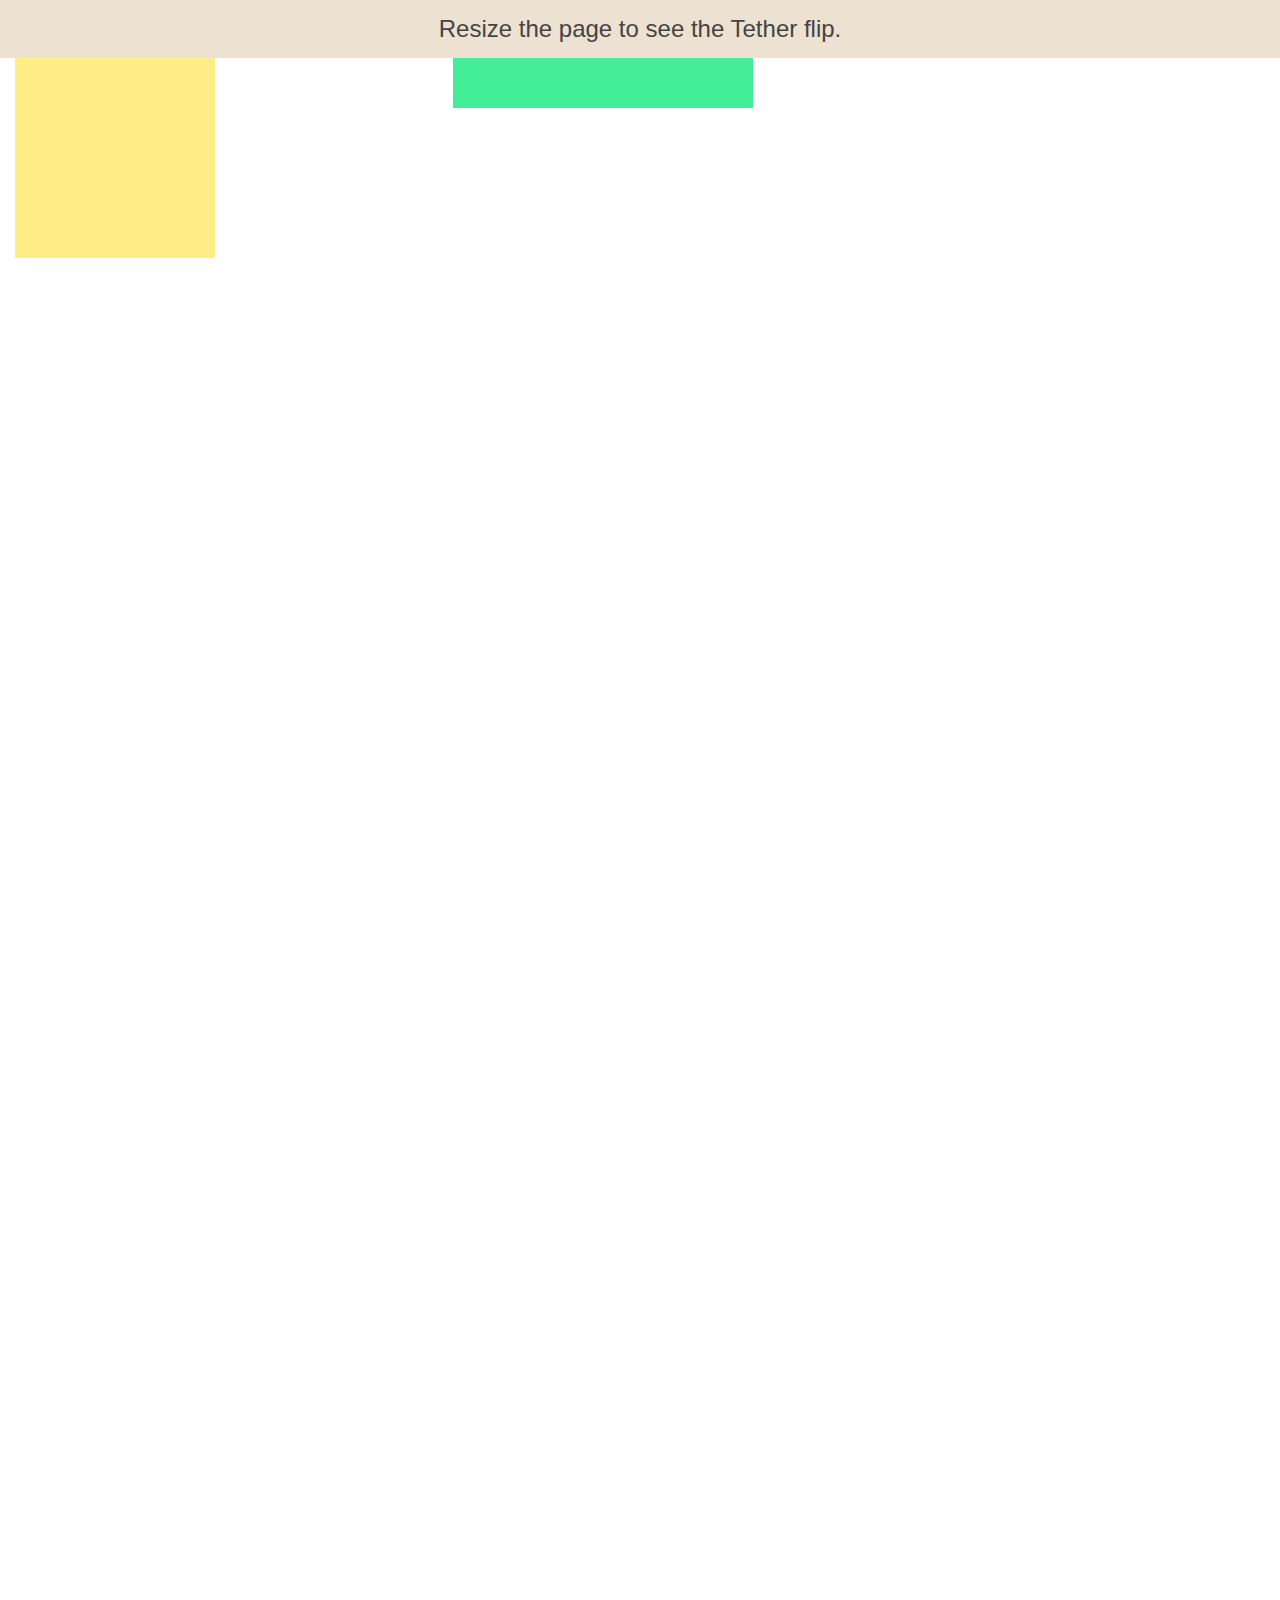
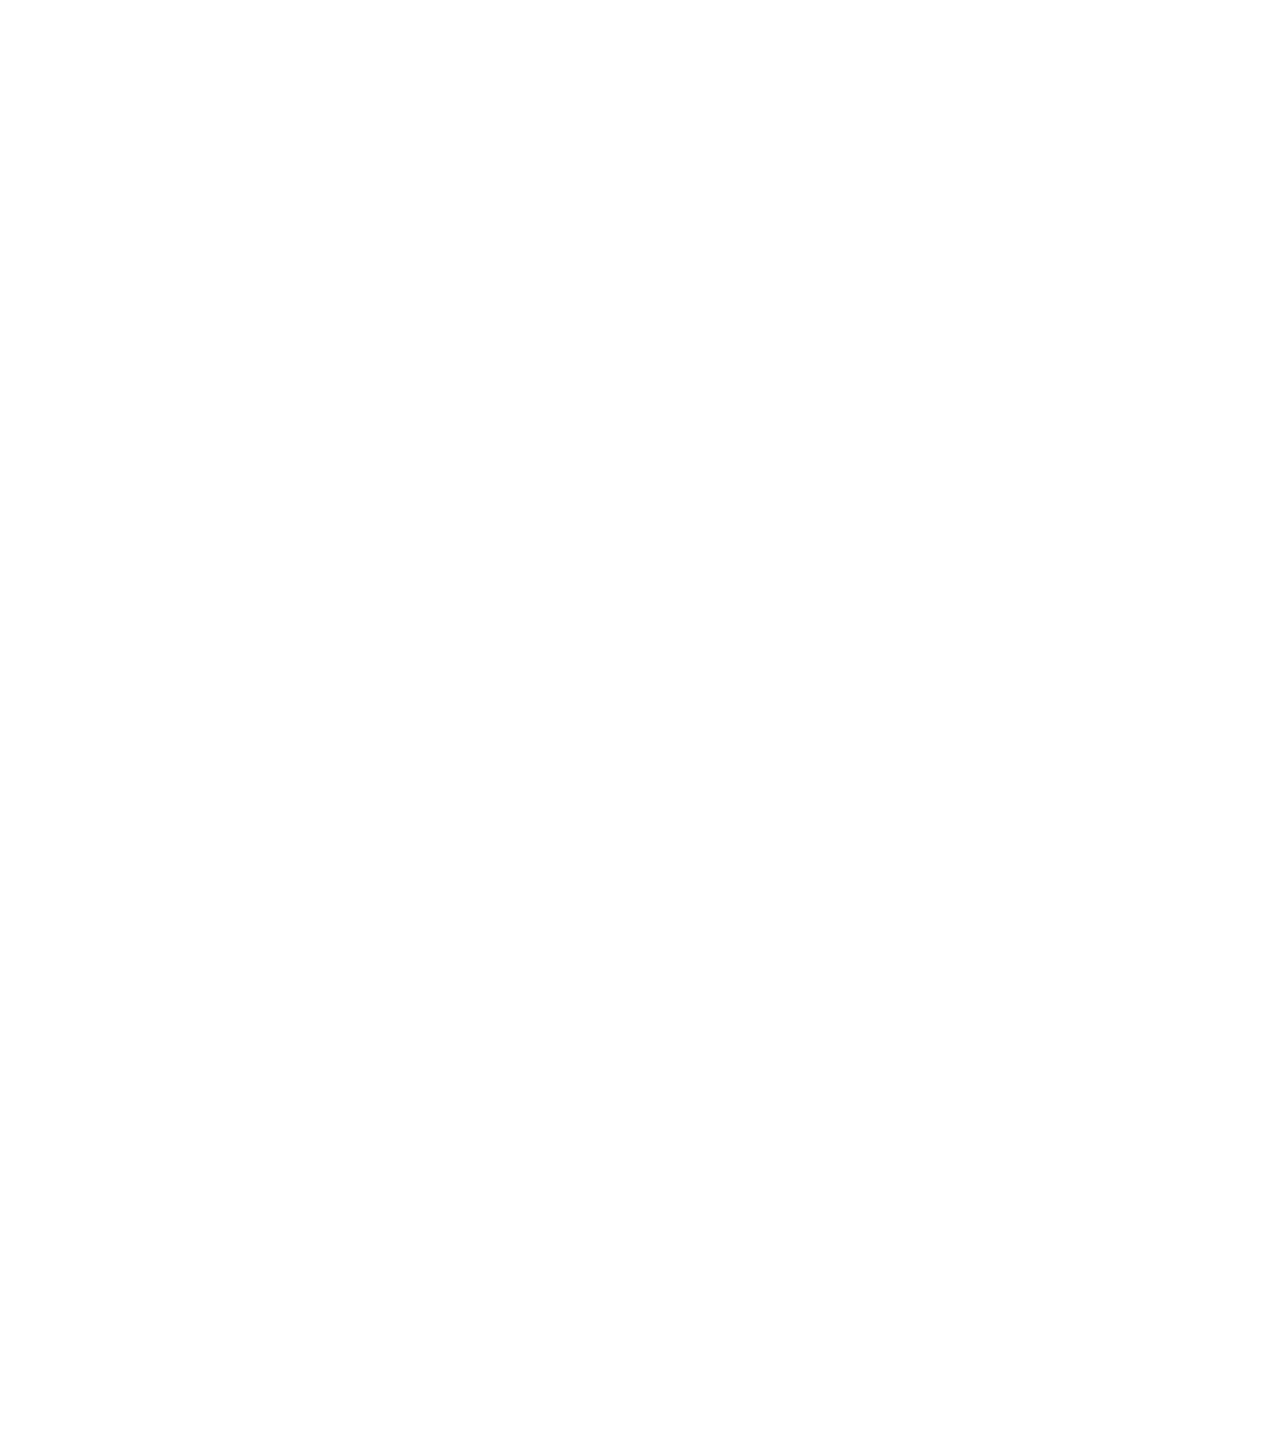
<file: assets/libs/tether/examples/simple/index.html>
<!DOCTYPE html>
<html>
    <head>
        <meta charset="utf-8">
        <meta http-equiv="X-UA-Compatible" content="chrome=1">
        <meta name="viewport" content="width=device-width, initial-scale=1, user-scalable=no">
        <link rel="stylesheet" href="../resources/css/base.css" />
        <link rel="stylesheet" href="../common/css/style.css" />
    </head>
    <body>
        <div class="instructions">Resize the page to see the Tether flip.</div>

        <div class="element"></div>
        <div class="target"></div>

        <script src="//github.hubspot.com/tether/dist/js/tether.js"></script>
        <script>
            new Tether({
                element: '.element',
                target: '.target',
                attachment: 'top left',
                targetAttachment: 'top right',
                constraints: [{
                    to: 'window',
                    attachment: 'together'
                }]
            });
        </script>
    </body>
</html>
</file>
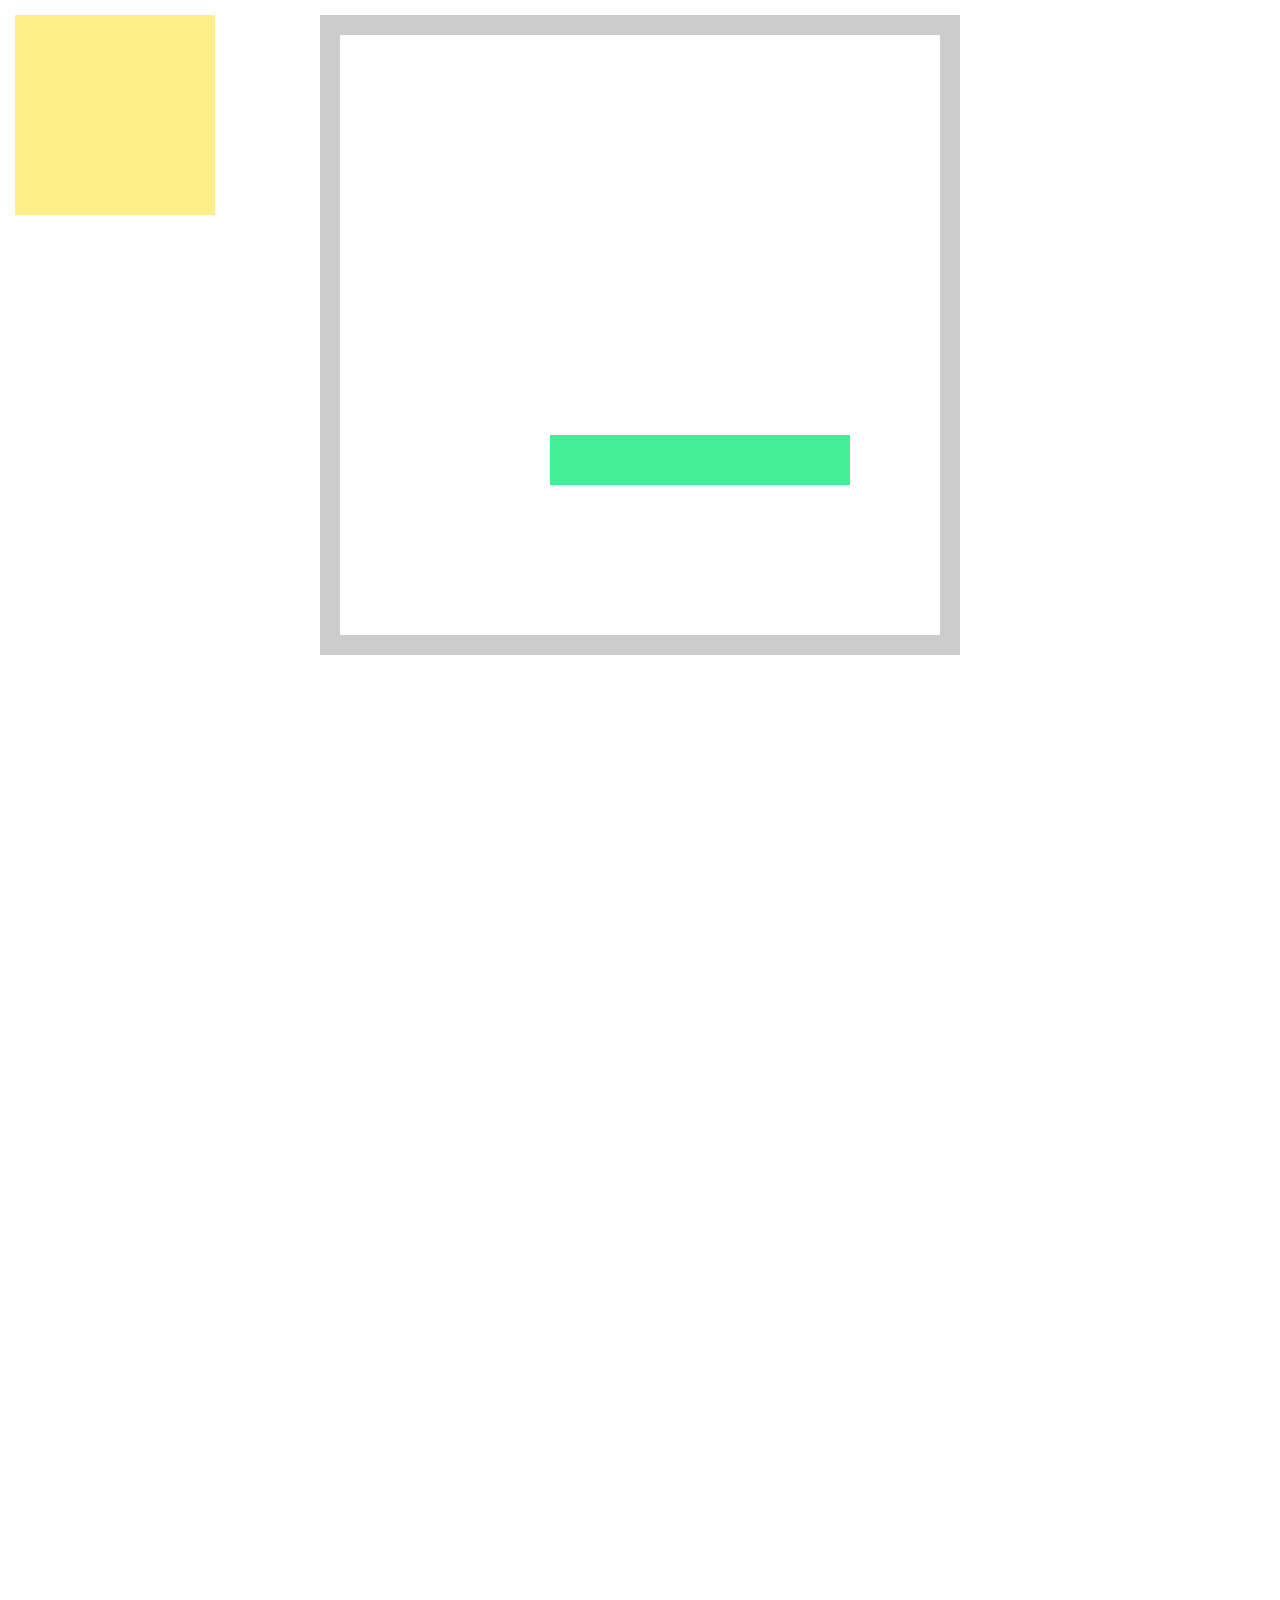
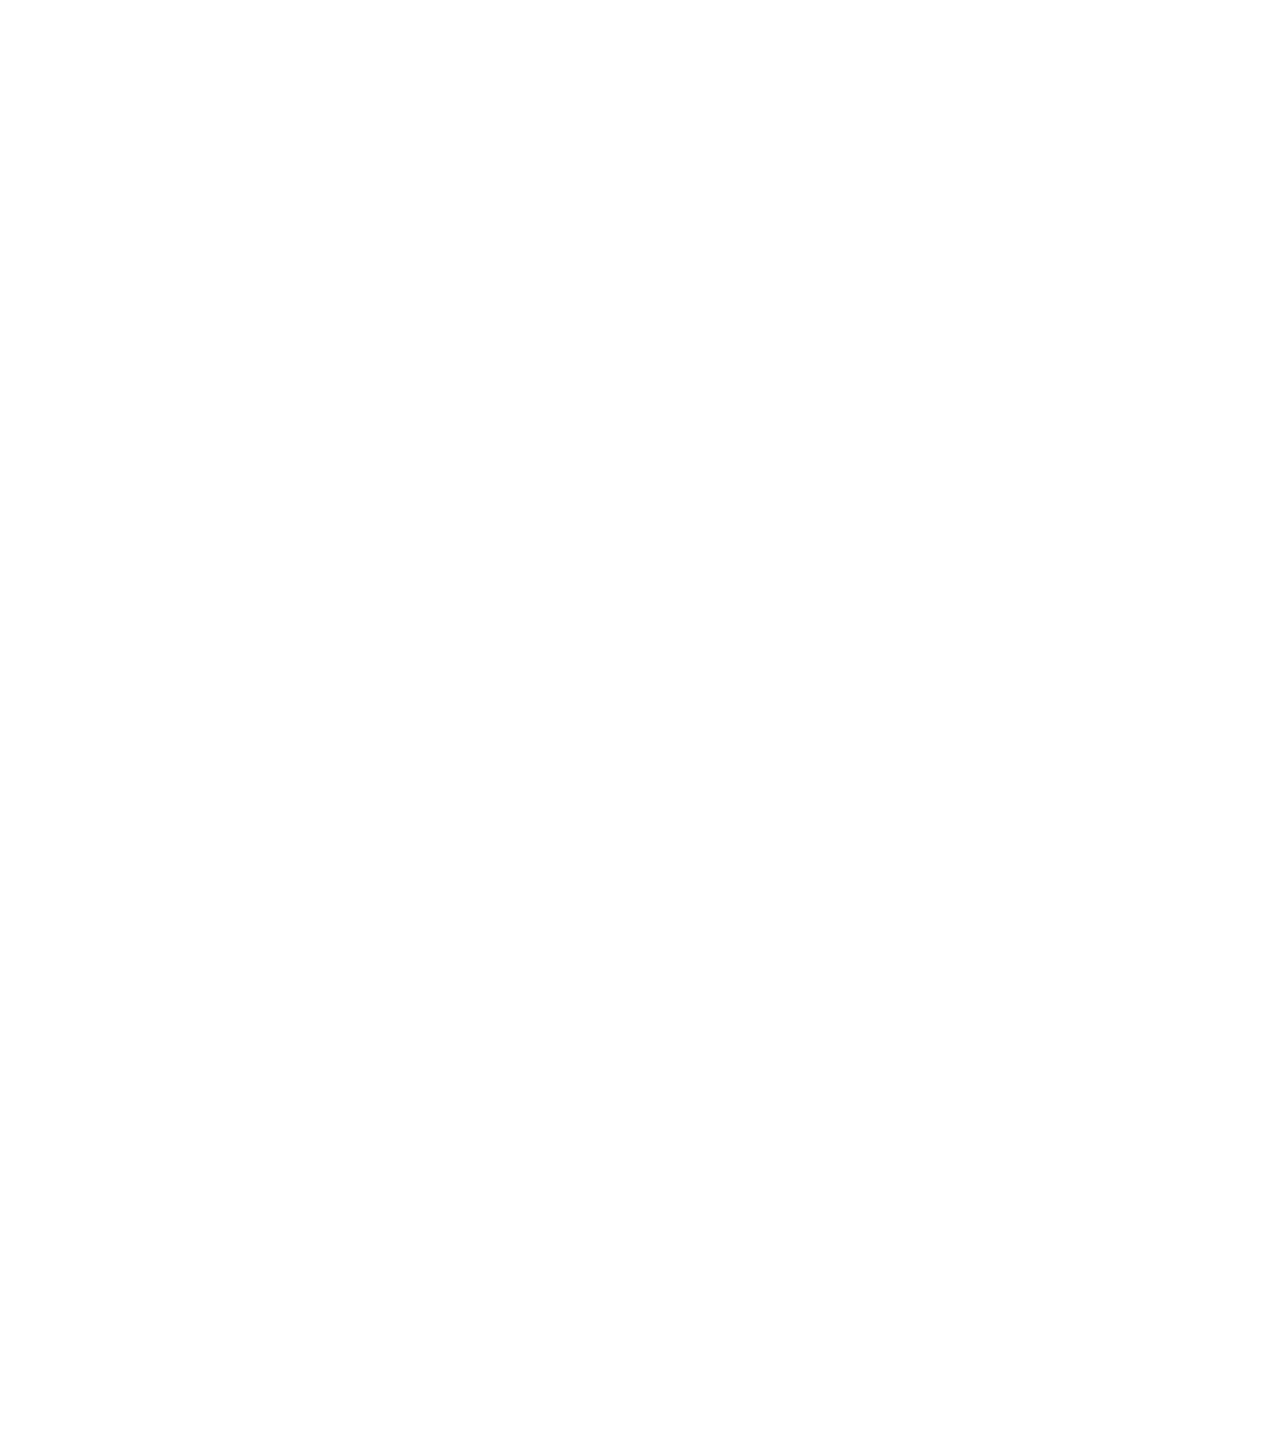
<file: assets/libs/tether/examples/testbed/index.html>
<!DOCTYPE html>
<html>
    <head>
        <meta charset="utf-8">
        <meta http-equiv="X-UA-Compatible" content="chrome=1">
        <meta name="viewport" content="width=device-width, initial-scale=1, user-scalable=no">
        <link rel="stylesheet" href="../resources/css/base.css" />
        <link rel="stylesheet" href="../common/css/style.css" />
    </head>
    <body>

        <div class="element">
        </div>

        <div class="container">
            <div class="pad"></div>
            <div class="target"></div>
            <div class="pad"></div>
            <div class="pad"></div>
        </div>

        <script src="//github.hubspot.com/tether/dist/js/tether.js"></script>
        <script>
            new Tether({
                element: '.element',
                target: '.target',
                attachment: 'top center',
                targetAttachment: 'bottom center',
                constraints: [{
                  to: 'scrollParent',
                  attachment: 'together'
                }]
            });
        </script>
    </body>
  </html>
</file>
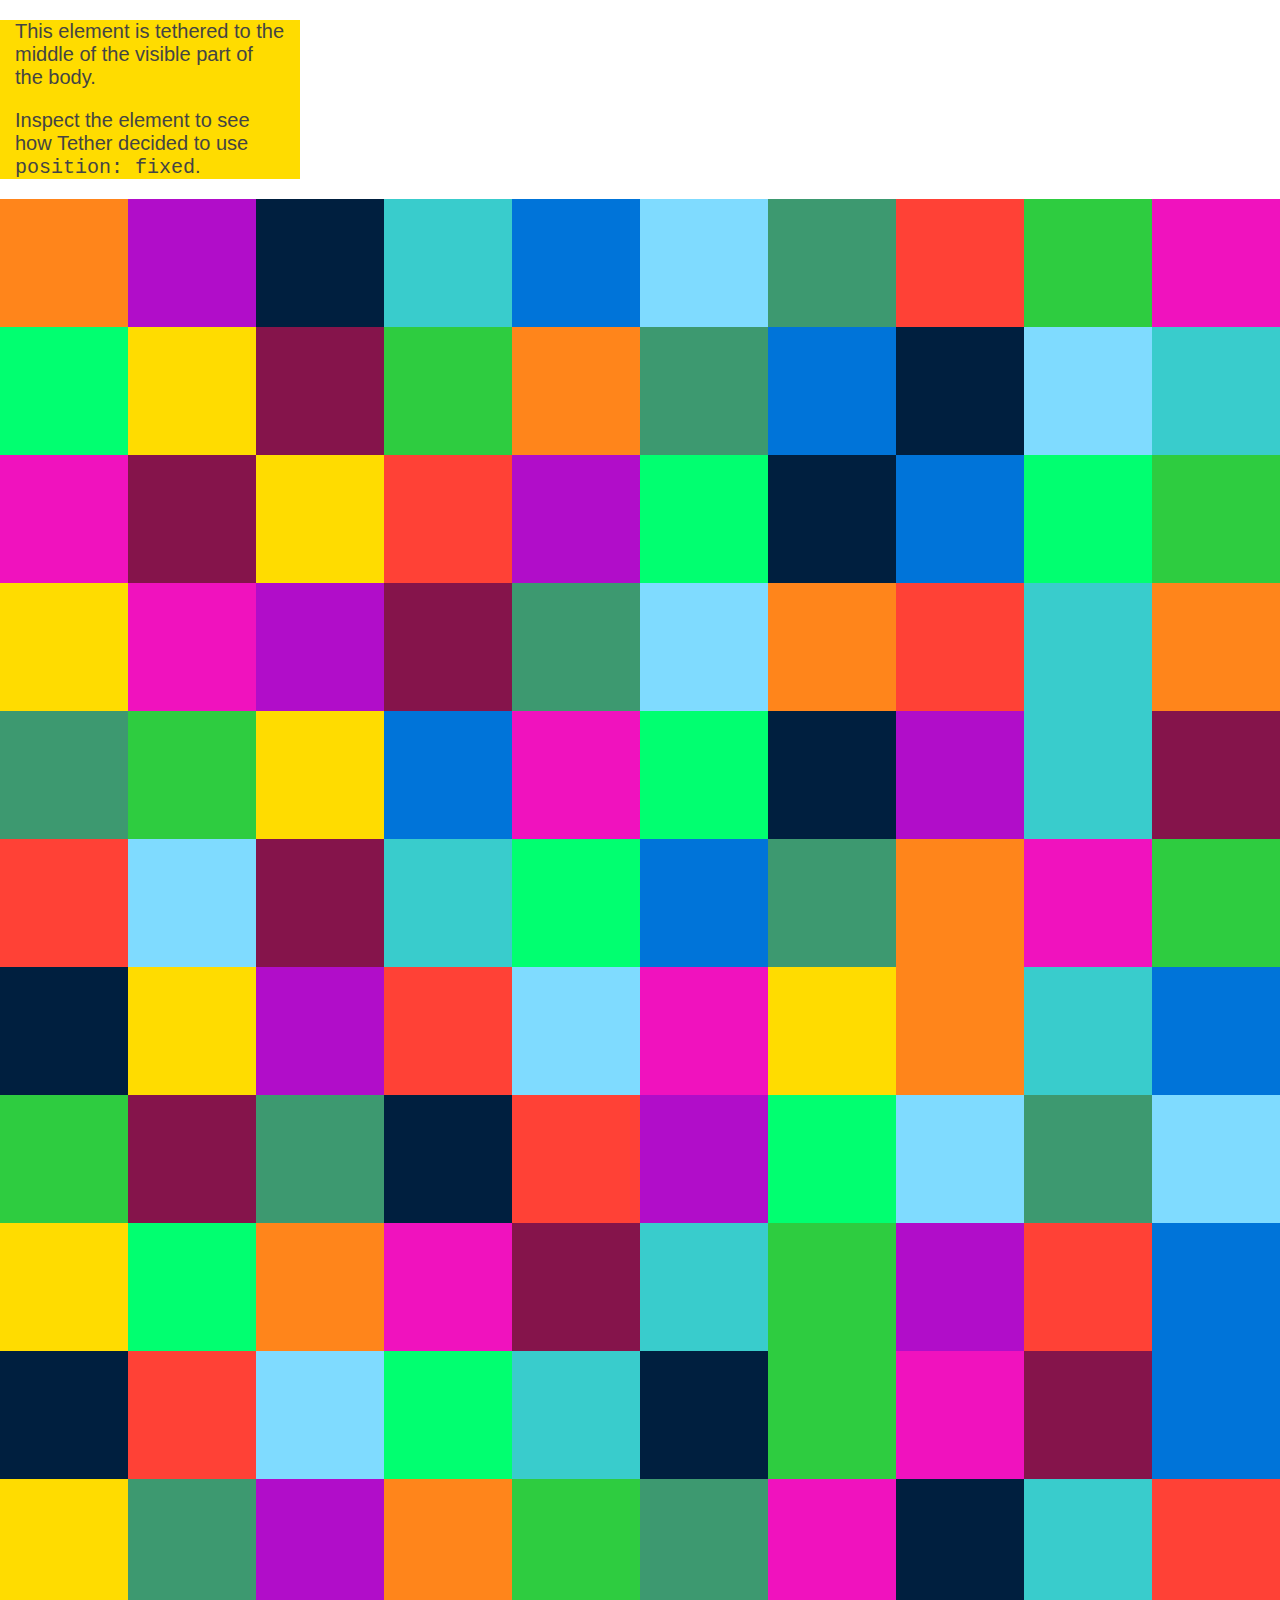
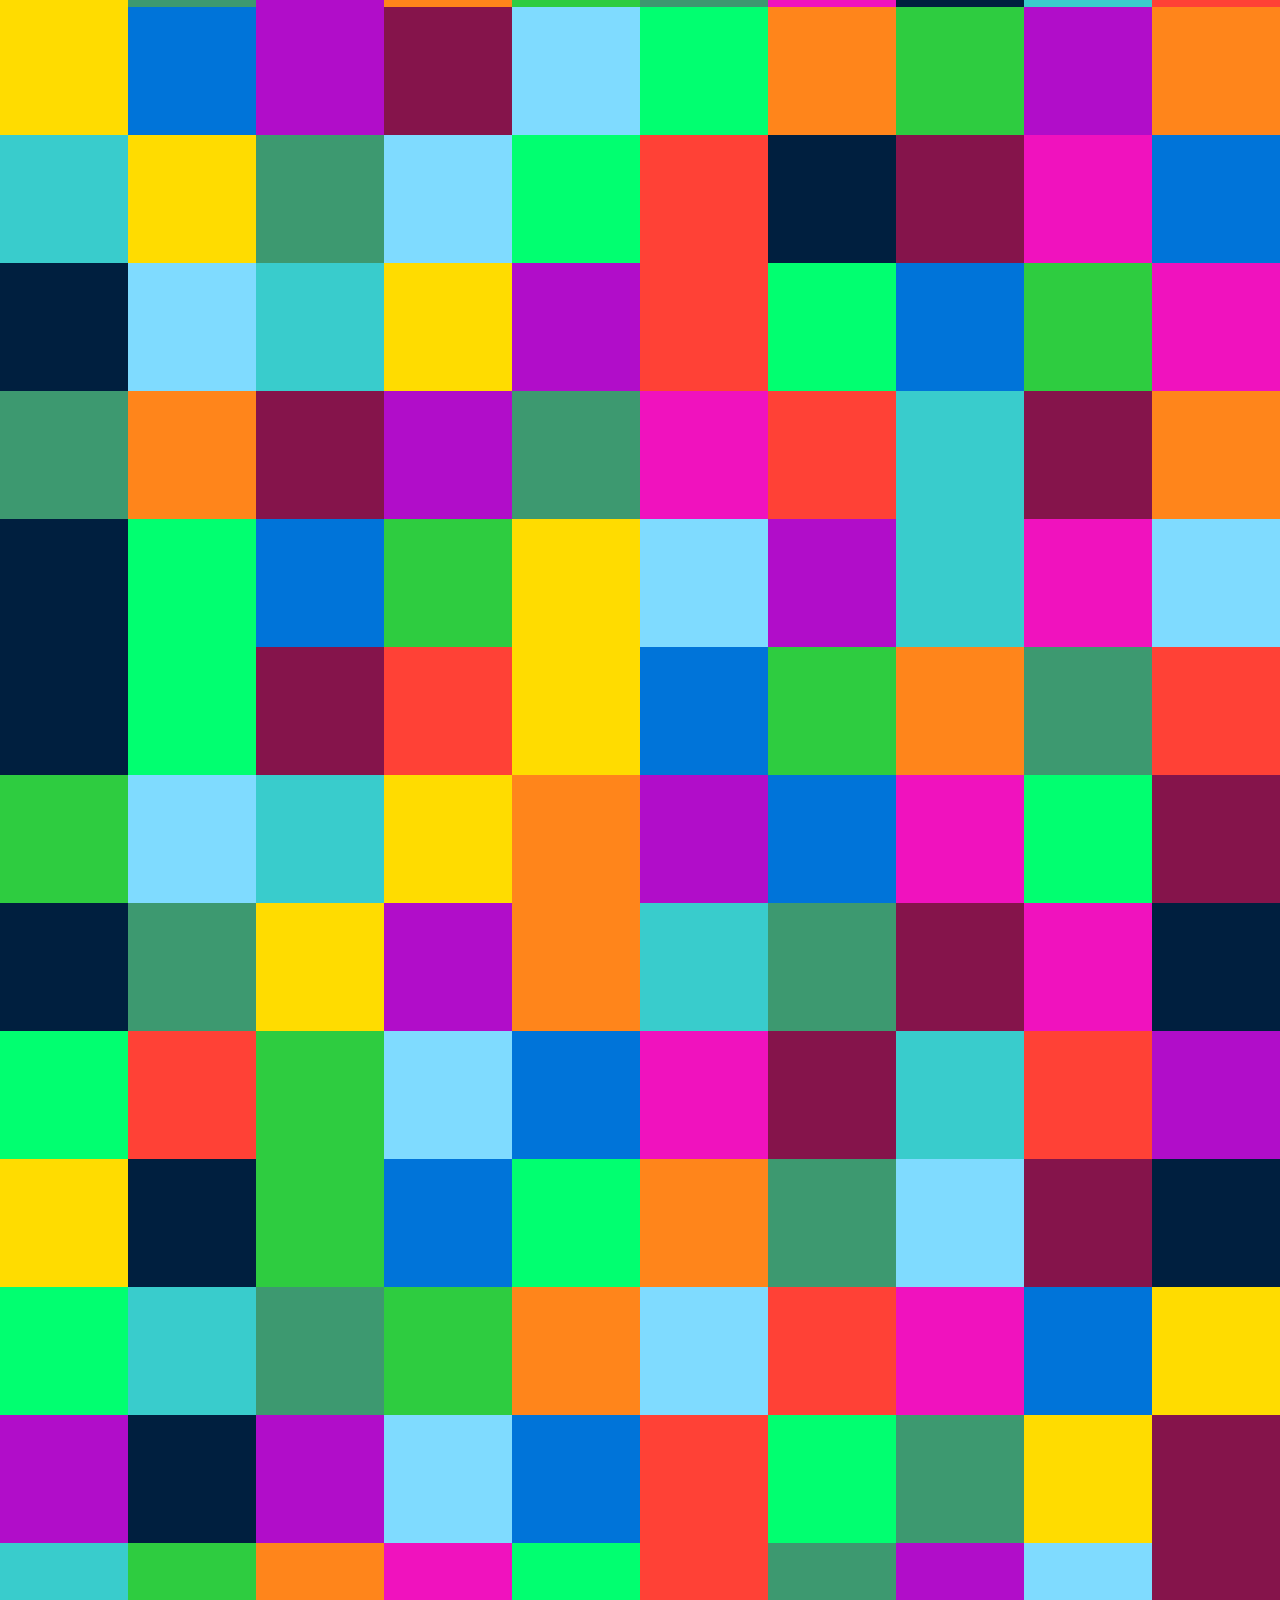
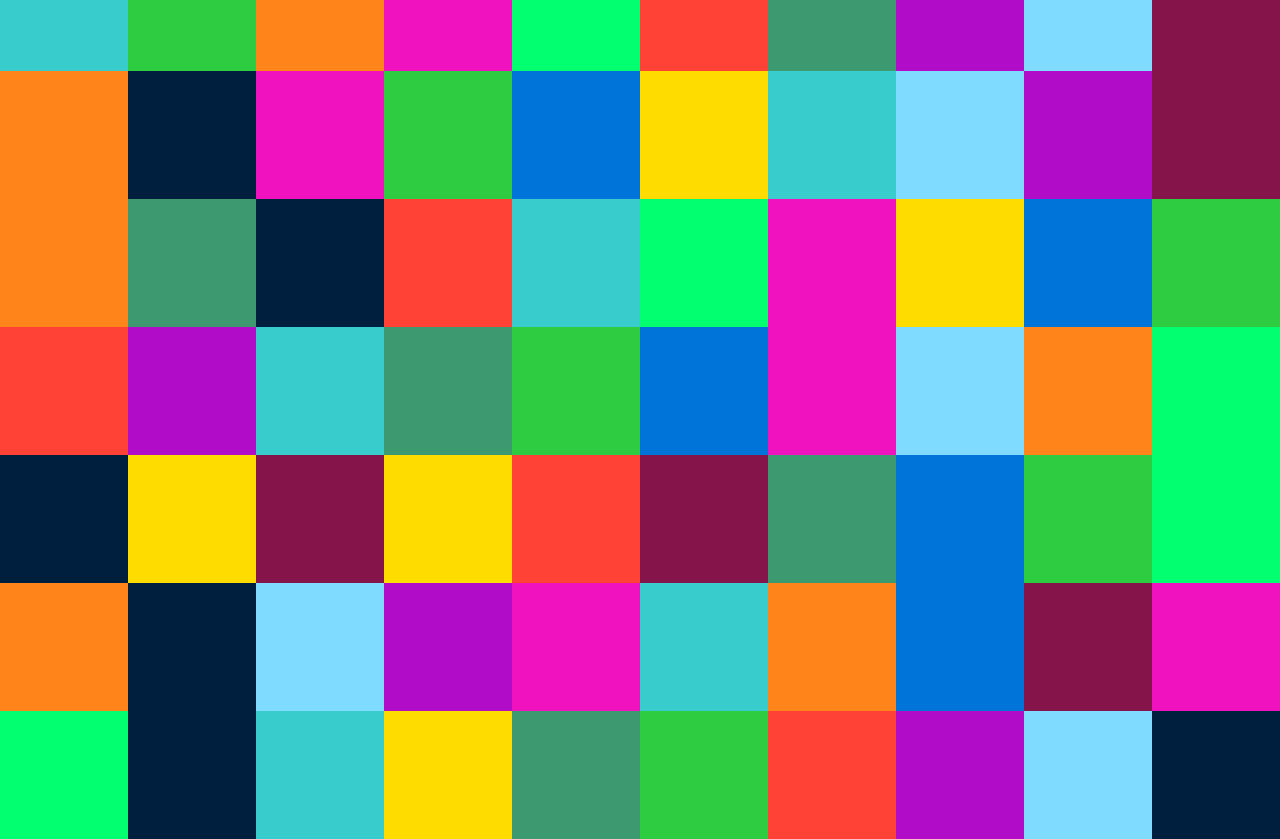
<file: assets/libs/tether/examples/viewport/index.html>
<!DOCTYPE html>
<html>
  <head>
    <link rel="stylesheet" href="../resources/css/base.css" />
    <link rel="stylesheet" href="./colors.css" />
    <style>
      * {
        box-sizing: border-box;
      }

      .element {
        background-color: #FFDC00;
        width: 80%;
        max-width: 300px;
        padding: 0 15px;
        font-size: 20px;
        box-shadow: 0 0 0 2px rgba(255, 255, 255, 0.3);
      }

      @media (max-width: 380px) {
        .element {
          font-size: 16px;
        }
      }

      .bit {
        width: 10vw;
        height: 10vw;
        float: left;
      }
    </style>
  </head>
  <body>
    <div class="element">
      <p>This element is tethered to the middle of the visible part of the body.</p>

      <p>Inspect the element to see how Tether decided
      to use <code>position: fixed</code>.</p>
    </div>

    <script src="//github.hubspot.com/tether/dist/js/tether.js"></script>
    <script>
      new Tether({
        element: '.element',
        target: document.body,
        attachment: 'middle center',
        targetAttachment: 'middle center',
        targetModifier: 'visible'
      });
    </script>

    <script>
      // Random colors bit, don't mind this
      colors = ['navy', 'blue', 'aqua', 'teal', 'olive', 'green', 'lime',
        'yellow', 'orange', 'red', 'fuchsia', 'purple', 'maroon'];

      curColors = null;
      for(var i=300; i--;){
        if (!curColors || !curColors.length)
          curColors = colors.slice(0);

        var bit = document.createElement('div')
        var index = (Math.random() * curColors.length)|0;
        bit.className = 'bit bg-' + curColors[index]
        curColors.splice(index, 1);
        document.body.appendChild(bit);
      }
    </script>
  </body>
</html>
</file>
<file: assets/libs/tether/examples/resources/css/base.css>
body {
    font-family: "Helvetica Neue", sans-serif;
    color: #444;
    margin: 0px;
}

a {
    cursor: pointer;
    color: blue;
}
</file>
<file: assets/libs/tether/examples/common/css/style.css>
body {
    min-height: 3000px;
}
.element {
    width: 200px;
    height: 200px;
    background-color: #fe8;
    position: absolute;
    z-index: 6;
}

.target {
    width: 300px;
    height: 50px;
    margin: 0 35%;
    background-color: #4e9;
}

.container {
    height: 600px;
    overflow: scroll;
    width: 600px;
    border: 20px solid #CCC;
    margin-top: 100px;
}

body {
    padding: 15px;
}

body > .container {
    margin: 0 auto;
}

.pad {
    height: 400px;
    width: 100px;
}

.instructions {
    width: 100%;
    text-align: center;
    font-size: 24px;
    padding: 15px;
    background-color: rgba(210, 180, 140, 0.4);
    margin: -15px -15px 0 -15px;
}
</file>
<file: assets/libs/tether/examples/viewport/colors.css>
@charset "UTF-8";
/****

   colors.css v1.0 For a friendlier looking web
   MIT License • http://clrs.cc • http://github.com/mrmrs/colors

   Author: mrmrs
           http://mrmrs.cc
           @mrmrs_

****/
/*

   SKINS
   • Backgrounds
   • Colors

*/
/* Backgrounds */
.bg-navy {
  background-color: #001f3f; }

.bg-blue {
  background-color: #0074d9; }

.bg-aqua {
  background-color: #7fdbff; }

.bg-teal {
  background-color: #39cccc; }

.bg-olive {
  background-color: #3d9970; }

.bg-green {
  background-color: #2ecc40; }

.bg-lime {
  background-color: #01ff70; }

.bg-yellow {
  background-color: #ffdc00; }

.bg-orange {
  background-color: #ff851b; }

.bg-red {
  background-color: #ff4136; }

.bg-fuchsia {
  background-color: #f012be; }

.bg-purple {
  background-color: #b10dc9; }

.bg-maroon {
  background-color: #85144b; }

.bg-white {
  background-color: white; }

.bg-gray {
  background-color: #aaaaaa; }

.bg-silver {
  background-color: #dddddd; }

.bg-black {
  background-color: #111111; }

/* Colors */
.navy {
  color: #001f3f; }

.blue {
  color: #0074d9; }

.aqua {
  color: #7fdbff; }

.teal {
  color: #39cccc; }

.olive {
  color: #3d9970; }

.green {
  color: #2ecc40; }

.lime {
  color: #01ff70; }

.yellow {
  color: #ffdc00; }

.orange {
  color: #ff851b; }

.red {
  color: #ff4136; }

.fuchsia {
  color: #f012be; }

.purple {
  color: #b10dc9; }

.maroon {
  color: #85144b; }

.white {
  color: white; }

.silver {
  color: #dddddd; }

.gray {
  color: #aaaaaa; }

.black {
  color: #111111; }

/* PRETTIER LINKS */
a {
  text-decoration: none;
  -webkit-transition: color .3s ease-in-out;
  transition: color .3s ease-in-out; }

a:link {
  color: #0074d9;
  -webkit-transition: color .3s ease-in-out;
  transition: color .3s ease-in-out; }

a:visited {
  color: #b10dc9; }

a:hover {
  color: #7fdbff;
  -webkit-transition: color .3s ease-in-out;
  transition: color .3s ease-in-out; }

a:active {
  color: #ff851b;
  -webkit-transition: color .3s ease-in-out;
  transition: color .3s ease-in-out; }
</file>
